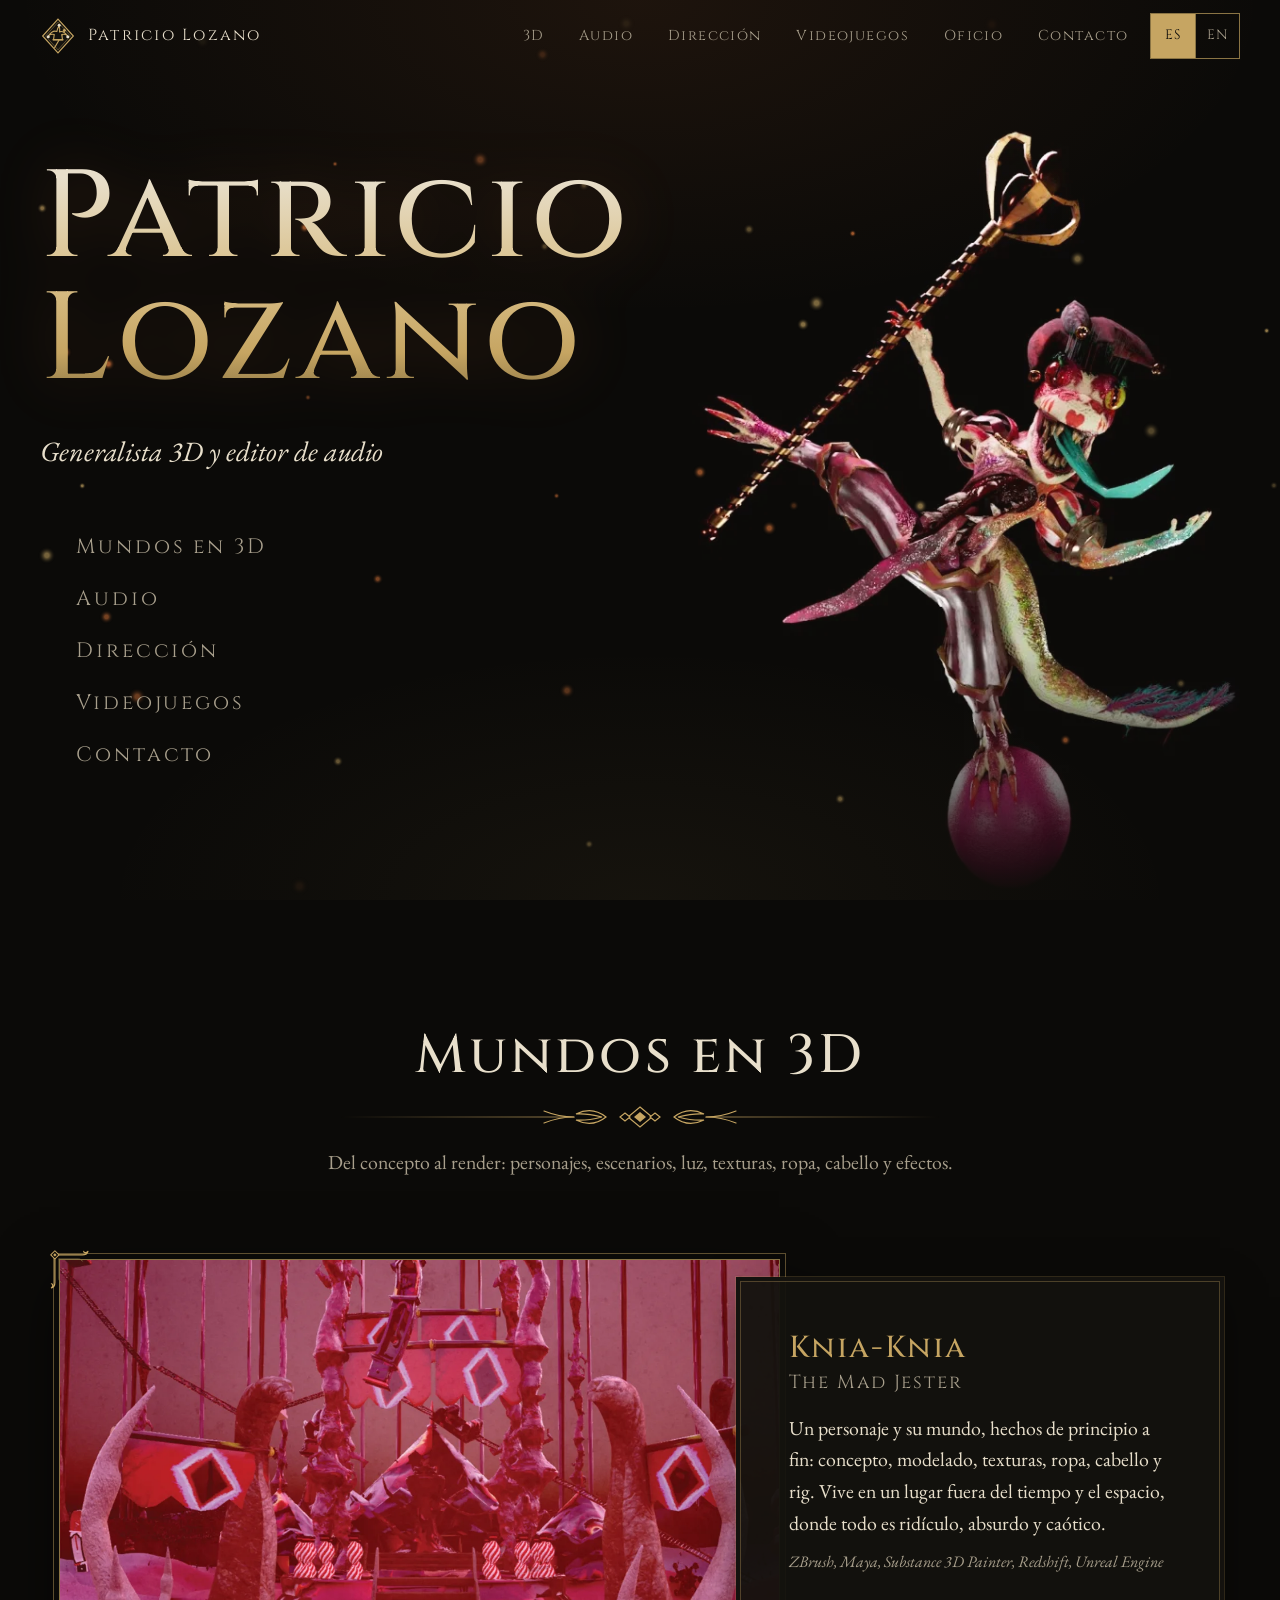
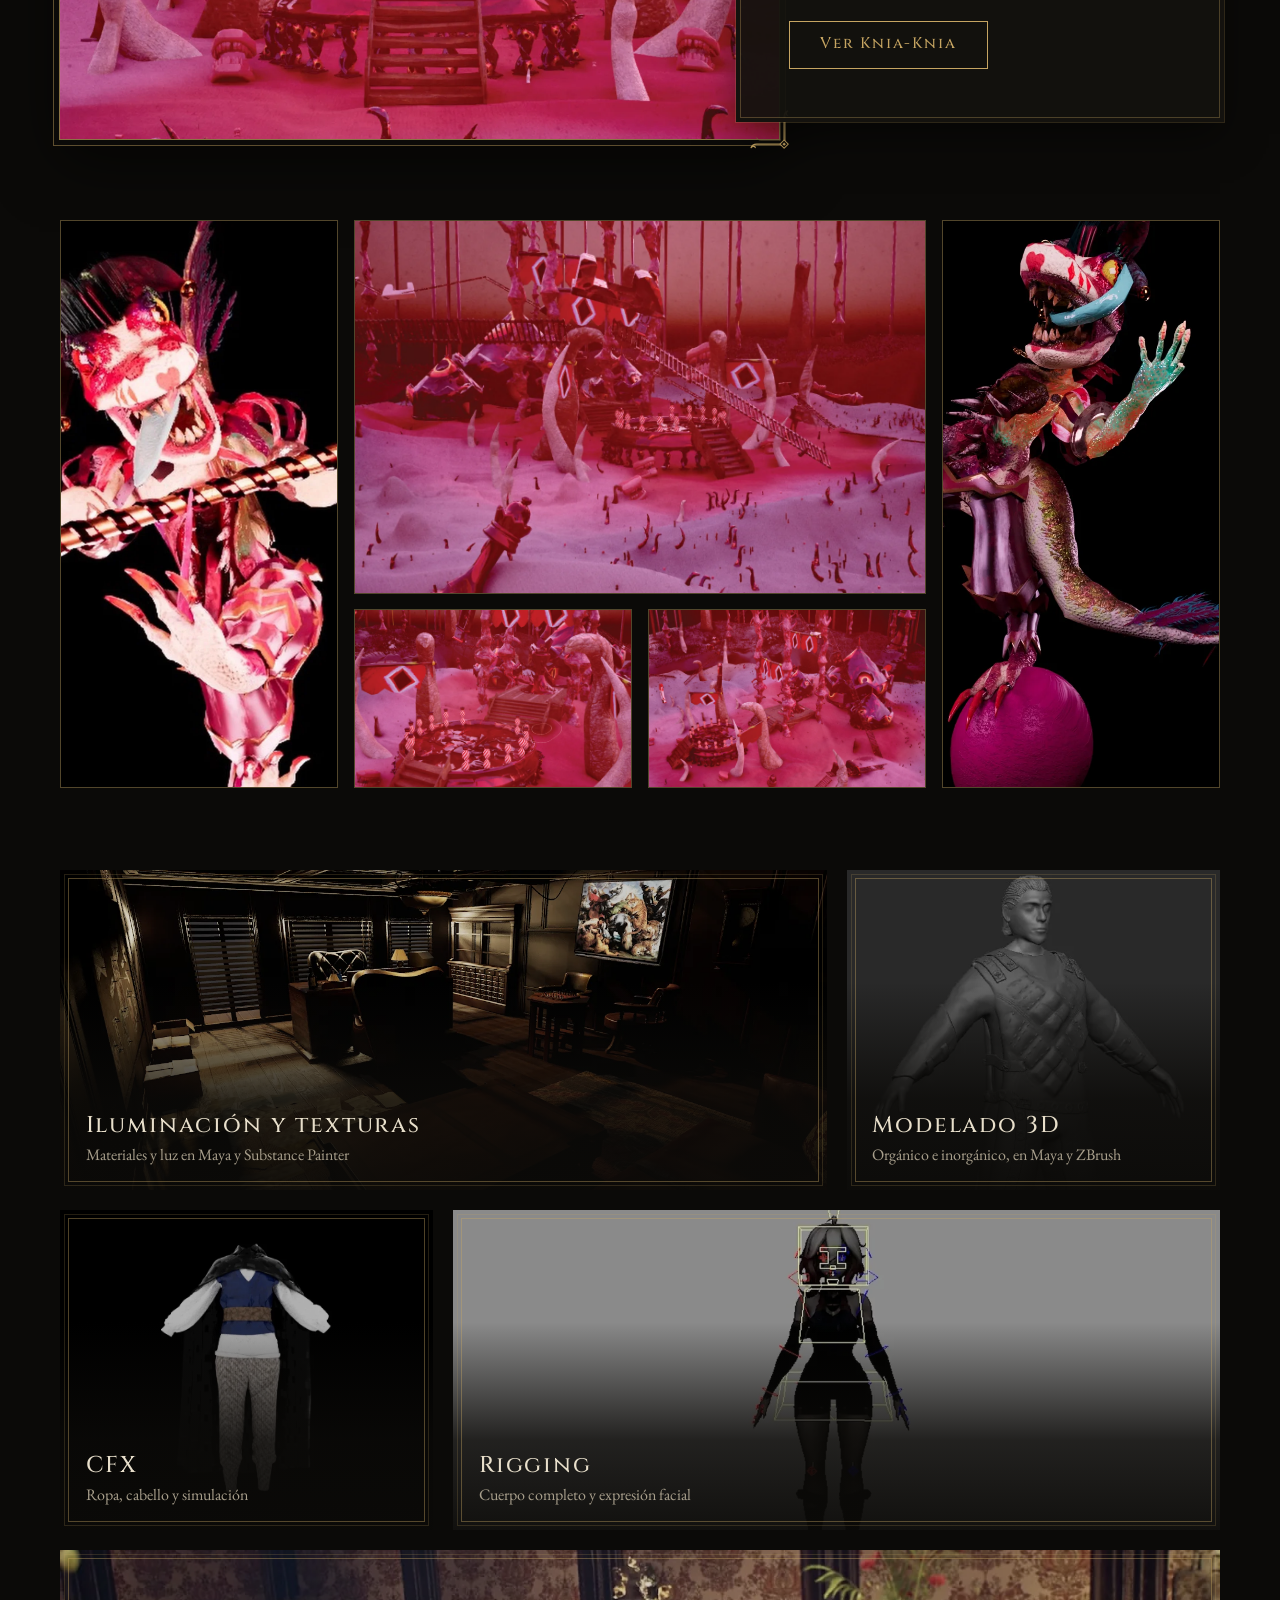
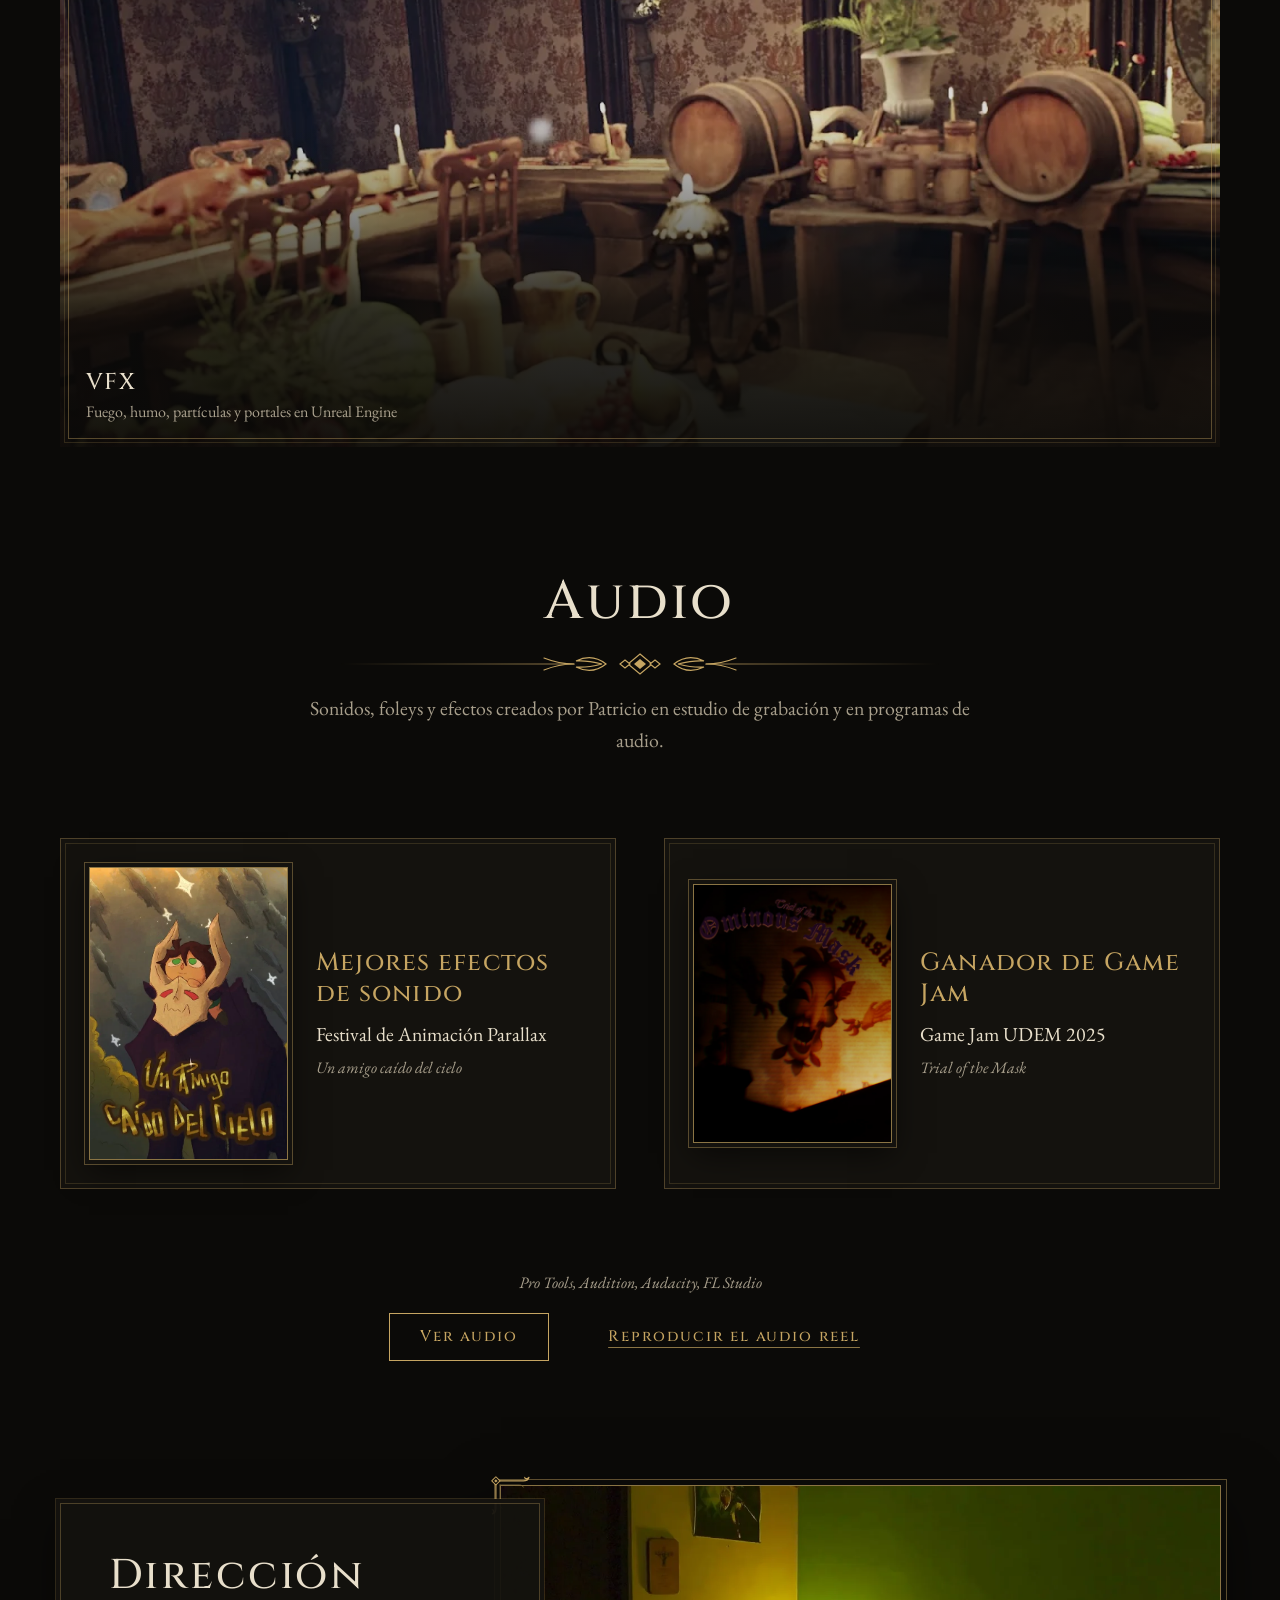
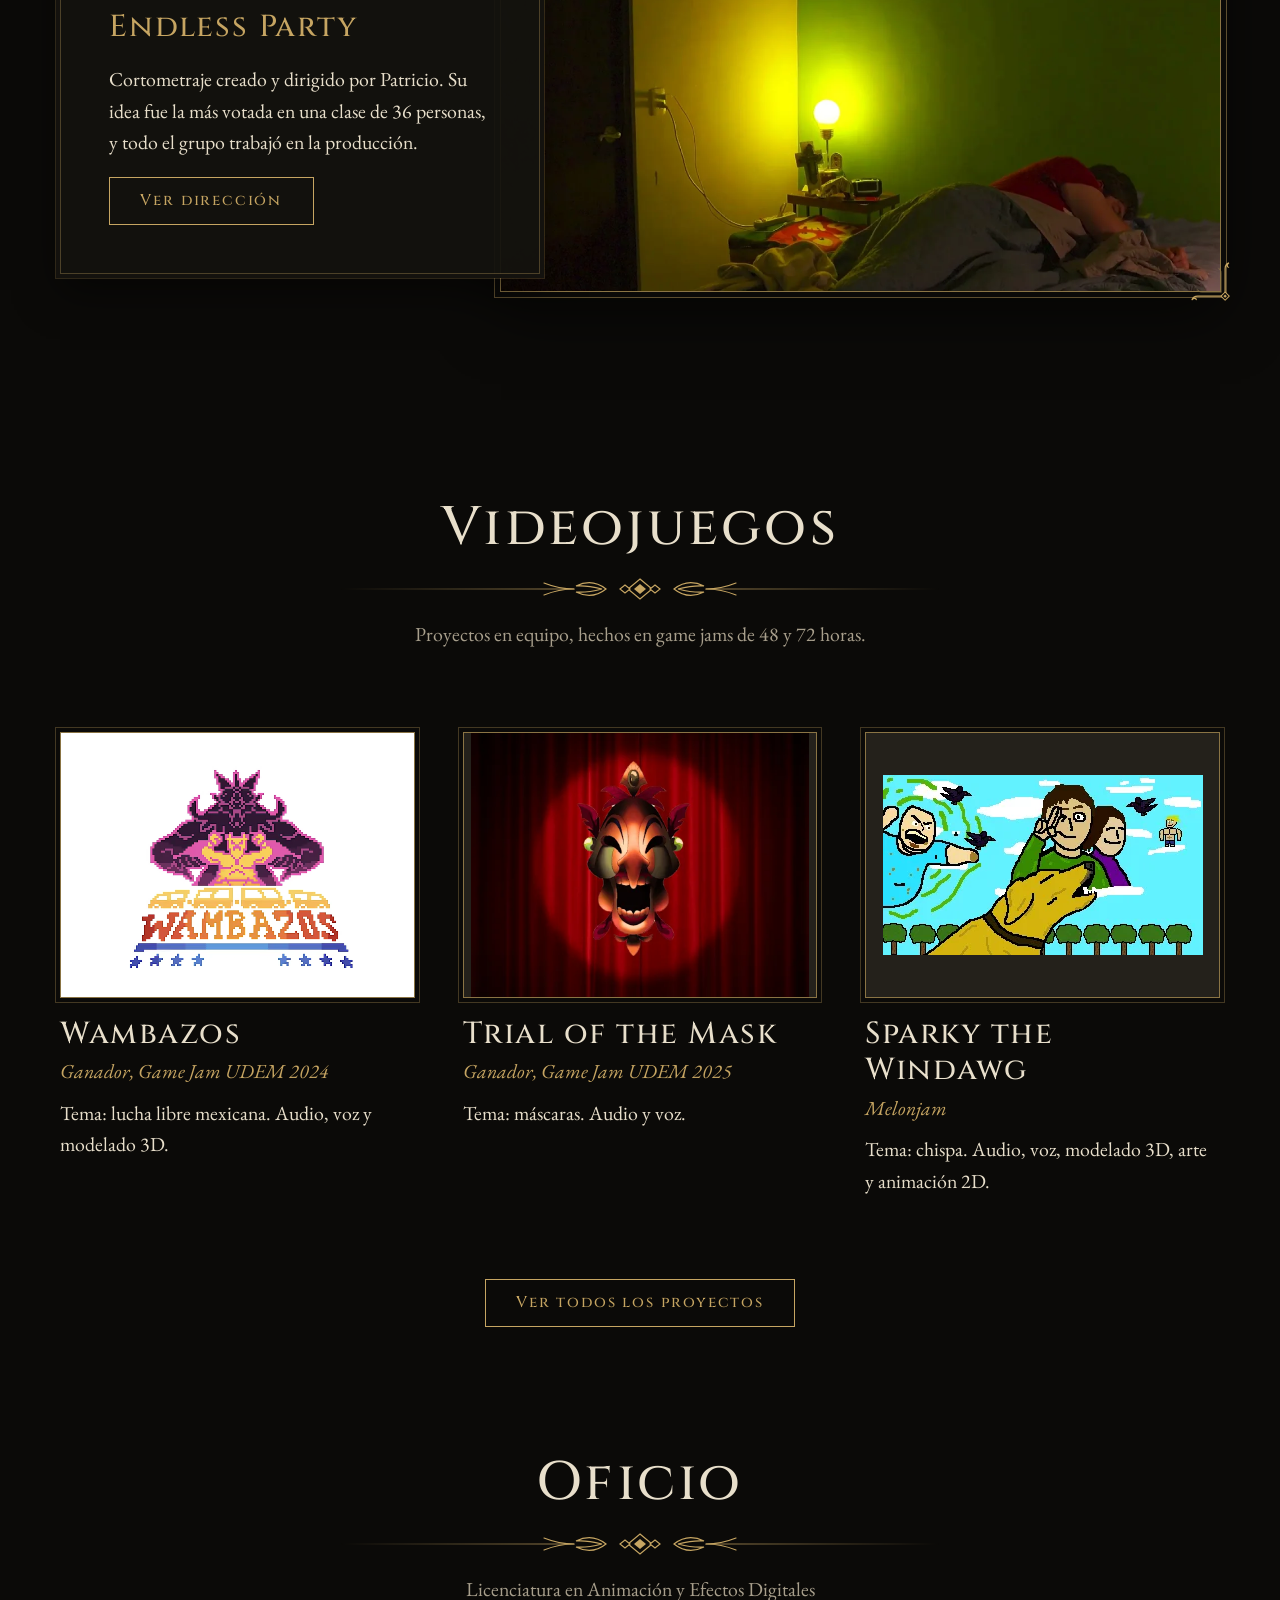
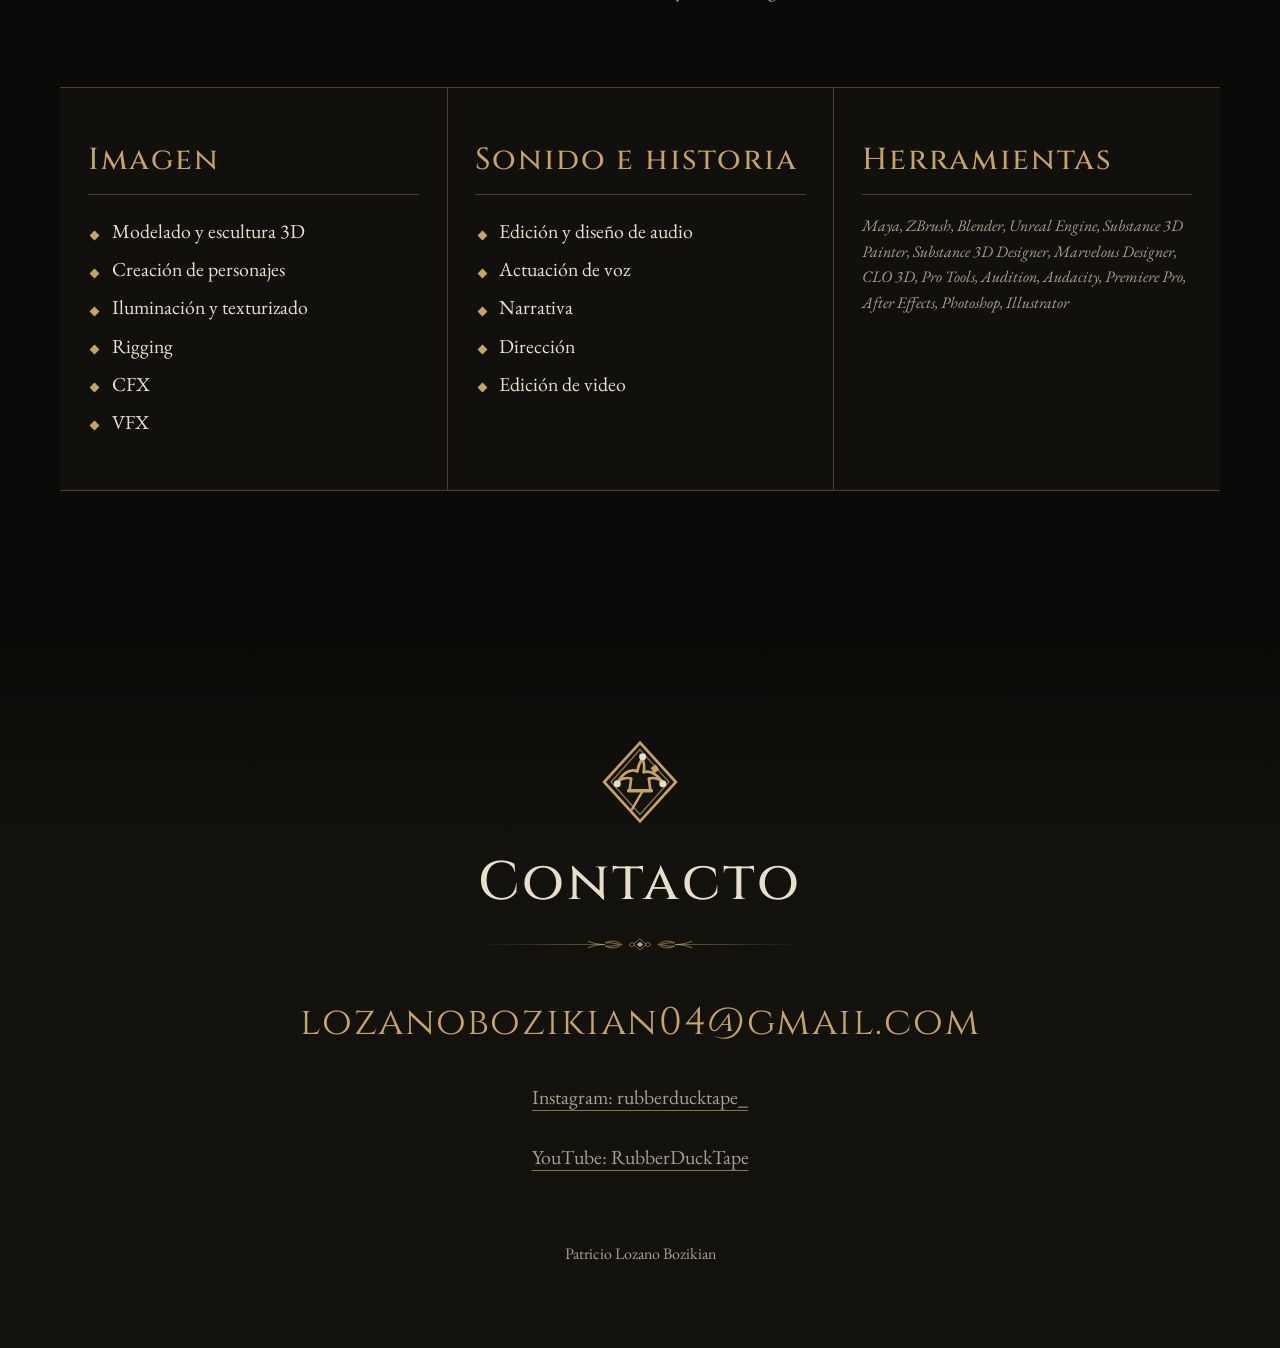
<file: index.html>
<!doctype html>
<html lang="es">
<head>
  <meta charset="utf-8">
  <meta name="viewport" content="width=device-width, initial-scale=1">
  <title>Patricio Lozano Bozikian | Portafolio</title>
  <meta name="description" content="Portafolio de Patricio Lozano Bozikian, generalista 3D y editor de audio.">
  <meta name="theme-color" content="#0b0a08">
  <link rel="icon" href="assets/svg/crest.svg" type="image/svg+xml">
  <link rel="preconnect" href="https://fonts.googleapis.com">
  <link rel="preconnect" href="https://fonts.gstatic.com" crossorigin>
  <link href="https://fonts.googleapis.com/css2?family=Cinzel:wght@400;500;600&family=EB+Garamond:ital,wght@0,400;0,500;1,400&display=swap" rel="stylesheet">
  <link rel="stylesheet" href="css/styles.css">
  <script src="js/i18n.js" defer></script>
  <script src="js/main.js" defer></script>
</head>
<body>
  <a class="skip-link" href="#contenido" data-i18n="skip">Saltar al contenido</a>
  <canvas class="embers" id="embers" aria-hidden="true"></canvas>

  <header class="nav" id="nav">
    <a class="nav__brand" href="index.html"><img src="assets/svg/crest.svg" alt="" width="36" height="36"><span>Patricio Lozano</span></a>
    <button class="nav__toggle" type="button" aria-expanded="false" aria-controls="nav-menu" data-i18n="nav.menu">Menú</button>
    <nav class="nav__menu" id="nav-menu" aria-label="Principal" data-i18n-attr="aria-label:nav.label">
      <a href="3d/index.html" data-i18n="nav.3d">3D</a>
      <a href="audio/index.html" data-i18n="nav.audio">Audio</a>
      <a href="direccion/index.html" data-i18n="nav.dir">Dirección</a>
      <a href="proyectos/index.html" data-i18n="nav.games">Videojuegos</a>
      <a href="oficio/index.html" data-i18n="nav.craft">Oficio</a>
      <a href="contacto/index.html" data-i18n="nav.contact">Contacto</a>
    </nav>
    <div class="lang" role="group" aria-label="Idioma" data-i18n-attr="aria-label:lang.label">
      <button type="button" data-lang="es" lang="es" aria-pressed="true">ES</button>
      <button type="button" data-lang="en" lang="en" aria-pressed="false">EN</button>
    </div>
  </header>

  <main id="contenido">
    <section class="hero" id="inicio">
      <div class="hero__text">
        <h1 class="hero__name"><span>Patricio</span> <span>Lozano</span></h1>
        <p class="hero__role" data-i18n="hero.role">Generalista 3D y editor de audio</p>
        <nav class="hero__menu" aria-label="Secciones" data-i18n-attr="aria-label:hero.menuLabel">
          <a href="3d/index.html" data-i18n="hero.m1">Mundos en 3D</a>
          <a href="audio/index.html" data-i18n="hero.m2">Audio</a>
          <a href="direccion/index.html" data-i18n="hero.m3">Dirección</a>
          <a href="proyectos/index.html" data-i18n="hero.m4">Videojuegos</a>
          <a href="contacto/index.html" data-i18n="hero.m5">Contacto</a>
        </nav>
      </div>
      <img class="hero__art" src="assets/img/hero-knia.webp" width="581" height="840" fetchpriority="high" alt="Knia-Knia, un gecko bufón en 3D, en equilibrio sobre una esfera con su cetro" data-i18n-attr="alt:hero.alt">
    </section>

    <section class="section" id="tres-d">
      <header class="section__head" data-reveal>
        <h2 data-i18n="d3.title">Mundos en 3D</h2>
        <p data-i18n="d3.intro">Del concepto al render: personajes, escenarios, luz, texturas, ropa, cabello y efectos.</p>
      </header>

      <article class="feature" data-reveal>
        <a class="feature__media" href="knia-knia/index.html" aria-label="Ver Knia-Knia" data-i18n-attr="aria-label:knia.cta">
          <img src="assets/img/knia-mundo-1.webp" width="1260" height="839" loading="lazy" alt="Escenario rojo de Knia-Knia: una tarima con estandartes de rombos entre colmillos gigantes" data-i18n-attr="alt:knia.alt1">
        </a>
        <div class="feature__body">
          <h3>Knia-Knia<br><small>The Mad Jester</small></h3>
          <p data-i18n="knia.text">Un personaje y su mundo, hechos de principio a fin: concepto, modelado, texturas, ropa, cabello y rig. Vive en un lugar fuera del tiempo y el espacio, donde todo es ridículo, absurdo y caótico.</p>
          <p class="tools">ZBrush, Maya, Substance 3D Painter, Redshift, Unreal Engine</p>
          <a class="btn" href="knia-knia/index.html" data-i18n="knia.cta">Ver Knia-Knia</a>
        </div>
      </article>

      <ul class="gallery" aria-label="Imágenes de Knia-Knia" data-i18n-attr="aria-label:knia.gallery" data-reveal>
        <li><button type="button" data-lightbox><img src="assets/img/knia-retrato.webp" width="1063" height="1538" loading="lazy" alt="Retrato de Knia-Knia con la lengua de fuera" data-i18n-attr="alt:knia.alt2"></button></li>
        <li><button type="button" data-lightbox><img src="assets/img/knia-mundo-2.webp" width="1237" height="901" loading="lazy" alt="Vista amplia del escenario de Knia-Knia" data-i18n-attr="alt:knia.alt3"></button></li>
        <li><button type="button" data-lightbox><img src="assets/img/knia-mundo-3.webp" width="1215" height="885" loading="lazy" alt="Foso circular en el escenario de Knia-Knia" data-i18n-attr="alt:knia.alt4"></button></li>
        <li><button type="button" data-lightbox><img src="assets/img/knia-saludo.webp" width="765" height="1107" loading="lazy" alt="Knia-Knia con la mano levantada" data-i18n-attr="alt:knia.alt5"></button></li>
        <li><button type="button" data-lightbox><img src="assets/img/knia-mundo-5.webp" width="1255" height="869" loading="lazy" alt="Tiendas y columnas en el escenario de Knia-Knia" data-i18n-attr="alt:knia.alt6"></button></li>
      </ul>

      <ul class="gates">
        <li class="gate gate--wide" data-reveal><a href="iluminacion-y-texturas/index.html">
          <img src="assets/img/luz-oficina.webp" width="1280" height="719" loading="lazy" alt="Oficina oscura iluminada por persianas" data-i18n-attr="alt:light.alt">
          <span class="gate__label"><strong data-i18n="light.title">Iluminación y texturas</strong><span data-i18n="light.text">Materiales y luz en Maya y Substance Painter</span></span></a></li>
        <li class="gate" data-reveal><a href="modelado-3d/index.html">
          <img src="assets/img/modelado.webp" width="552" height="796" loading="lazy" alt="Escultura de un personaje con ropa" data-i18n-attr="alt:model.alt">
          <span class="gate__label"><strong data-i18n="model.title">Modelado 3D</strong><span data-i18n="model.text">Orgánico e inorgánico, en Maya y ZBrush</span></span></a></li>
        <li class="gate" data-reveal><a href="cfx/index.html">
          <img src="assets/img/cfx-traje.webp" width="409" height="764" loading="lazy" alt="Traje con chaleco azul y capa negra" data-i18n-attr="alt:cfx.alt">
          <span class="gate__label"><strong>CFX</strong><span data-i18n="cfx.text">Ropa, cabello y simulación</span></span></a></li>
        <li class="gate" data-reveal><a href="rigging/index.html">
          <img src="assets/img/rigging.webp" width="1280" height="620" loading="lazy" alt="Personaje 3D con controles de rig" data-i18n-attr="alt:rig.alt">
          <span class="gate__label"><strong>Rigging</strong><span data-i18n="rig.text">Cuerpo completo y expresión facial</span></span></a></li>
        <li class="gate gate--wide" data-reveal><a href="vfx/index.html">
          <img src="assets/img/vfx.webp" width="1280" height="720" loading="lazy" alt="Banquete con frutas, barriles y velas en Unreal Engine" data-i18n-attr="alt:vfx.alt">
          <span class="gate__label"><strong>VFX</strong><span data-i18n="vfx.text">Fuego, humo, partículas y portales en Unreal Engine</span></span></a></li>
      </ul>
    </section>

    <section class="section section--audio" id="audio">
      <header class="section__head" data-reveal>
        <h2 data-i18n="audio.title">Audio</h2>
        <p data-i18n="audio.intro">Sonidos, foleys y efectos creados por Patricio en estudio de grabación y en programas de audio.</p>
      </header>
      <div class="honors">
        <article class="honor" data-reveal>
          <button type="button" data-lightbox><img src="assets/img/audio-amigo.webp" width="543" height="800" loading="lazy" alt="Cartel de Un amigo caído del cielo" data-i18n-attr="alt:audio.alt1"></button>
          <div><h3 data-i18n="audio.h1">Mejores efectos de sonido</h3><p data-i18n="audio.t1">Festival de Animación Parallax</p><p class="tools">Un amigo caído del cielo</p></div>
        </article>
        <article class="honor" data-reveal>
          <button type="button" data-lightbox><img src="assets/img/audio-mask.webp" width="831" height="1080" loading="lazy" alt="Pantalla de título de Trial of the Mask" data-i18n-attr="alt:audio.alt2"></button>
          <div><h3 data-i18n="audio.h2">Ganador de Game Jam</h3><p>Game Jam UDEM 2025</p><p class="tools">Trial of the Mask</p></div>
        </article>
      </div>
      <div class="section__foot" data-reveal>
        <p class="tools">Pro Tools, Audition, Audacity, FL Studio</p>
        <a class="btn" href="audio/index.html" data-i18n="audio.cta">Ver audio</a>
        <a class="btn btn--quiet" href="https://drive.google.com/file/d/1i__jCzZYMirsX0-vvZ7UQuhO5vnvlzUY/view" target="_blank" rel="noopener" data-i18n="audio.reel">Reproducir el audio reel</a>
      </div>
    </section>

    <section class="section" id="direccion">
      <article class="feature feature--flip" data-reveal>
        <a class="feature__media" href="direccion/index.html" aria-label="Ver dirección" data-i18n-attr="aria-label:dir.cta">
          <img src="assets/img/endless-party.webp" width="1280" height="720" loading="lazy" alt="Fotograma de Endless Party: una persona dormida junto a una lámpara" data-i18n-attr="alt:dir.alt">
        </a>
        <div class="feature__body">
          <h2 data-i18n="dir.title">Dirección</h2>
          <h3>Endless Party</h3>
          <p data-i18n="dir.text">Cortometraje creado y dirigido por Patricio. Su idea fue la más votada en una clase de 36 personas, y todo el grupo trabajó en la producción.</p>
          <a class="btn" href="direccion/index.html" data-i18n="dir.cta">Ver dirección</a>
        </div>
      </article>
    </section>

    <section class="section" id="juegos">
      <header class="section__head" data-reveal>
        <h2 data-i18n="games.title">Videojuegos</h2>
        <p data-i18n="games.intro">Proyectos en equipo, hechos en game jams de 48 y 72 horas.</p>
      </header>
      <ul class="games">
        <li class="game" data-reveal>
          <a class="game__media" href="https://eardum.itch.io/wambazos" target="_blank" rel="noopener"><img src="assets/img/juego-wambazos.webp" width="512" height="512" loading="lazy" alt="Logo de Wambazos" data-i18n-attr="alt:game1.alt"></a>
          <h3>Wambazos</h3>
          <p class="game__award" data-i18n="game1.award">Ganador, Game Jam UDEM 2024</p>
          <p data-i18n="game1.text">Tema: lucha libre mexicana. Audio, voz y modelado 3D.</p>
        </li>
        <li class="game" data-reveal>
          <a class="game__media" href="https://eardum.itch.io/ominous-mask" target="_blank" rel="noopener"><img src="assets/img/juego-mask.webp" width="512" height="399" loading="lazy" alt="Máscara de Trial of the Mask" data-i18n-attr="alt:game2.alt"></a>
          <h3>Trial of the Mask</h3>
          <p class="game__award" data-i18n="game2.award">Ganador, Game Jam UDEM 2025</p>
          <p data-i18n="game2.text">Tema: máscaras. Audio y voz.</p>
        </li>
        <li class="game" data-reveal>
          <a class="game__media" href="https://tamgom9267.itch.io/wingdawg" target="_blank" rel="noopener"><img src="assets/img/juego-sparky.webp" width="320" height="180" loading="lazy" alt="Portada de Sparky the Windawg" data-i18n-attr="alt:game3.alt"></a>
          <h3>Sparky the Windawg</h3>
          <p class="game__award">Melonjam</p>
          <p data-i18n="game3.text">Tema: chispa. Audio, voz, modelado 3D, arte y animación 2D.</p>
        </li>
      </ul>
      <div class="section__foot" data-reveal><a class="btn" href="proyectos/index.html" data-i18n="games.cta">Ver todos los proyectos</a></div>
    </section>

    <section class="section section--craft" id="oficio">
      <header class="section__head" data-reveal>
        <h2 data-i18n="craft.title">Oficio</h2>
        <p data-i18n="craft.intro">Licenciatura en Animación y Efectos Digitales</p>
      </header>
      <div class="sheet" data-reveal>
        <div><h3 data-i18n="craft.c1">Imagen</h3><ul><li data-i18n="craft.s1">Modelado y escultura 3D</li><li data-i18n="craft.s2">Creación de personajes</li><li data-i18n="craft.s3">Iluminación y texturizado</li><li>Rigging</li><li>CFX</li><li>VFX</li></ul></div>
        <div><h3 data-i18n="craft.c2">Sonido e historia</h3><ul><li data-i18n="craft.s4">Edición y diseño de audio</li><li data-i18n="craft.s5">Actuación de voz</li><li data-i18n="craft.s6">Narrativa</li><li data-i18n="craft.s7">Dirección</li><li data-i18n="craft.s8">Edición de video</li></ul></div>
        <div><h3 data-i18n="craft.c3">Herramientas</h3><p class="tools">Maya, ZBrush, Blender, Unreal Engine, Substance 3D Painter, Substance 3D Designer, Marvelous Designer, CLO 3D, Pro Tools, Audition, Audacity, Premiere Pro, After Effects, Photoshop, Illustrator</p></div>
      </div>
    </section>
  </main>

  <footer class="footer" id="contacto">
    <img class="footer__crest" src="assets/svg/crest.svg" alt="" width="96" height="96" loading="lazy">
    <h2 data-i18n="contact.title">Contacto</h2>
    <a class="footer__mail" href="mailto:lozanobozikian04@gmail.com">lozanobozikian04@gmail.com</a>
    <p><a href="https://www.instagram.com/rubberducktape_/" target="_blank" rel="noopener">Instagram: rubberducktape_</a></p>
    <p><a href="https://www.youtube.com/@RubberDuckTape" target="_blank" rel="noopener">YouTube: RubberDuckTape</a></p>
    <p class="footer__legal">Patricio Lozano Bozikian</p>
  </footer>

  <dialog class="lightbox" id="lightbox" aria-label="Imagen ampliada" data-i18n-attr="aria-label:lightbox.label">
    <img alt="">
    <button type="button" class="lightbox__close" data-i18n="lightbox.close">Cerrar</button>
  </dialog>
</body>
</html>
</file>
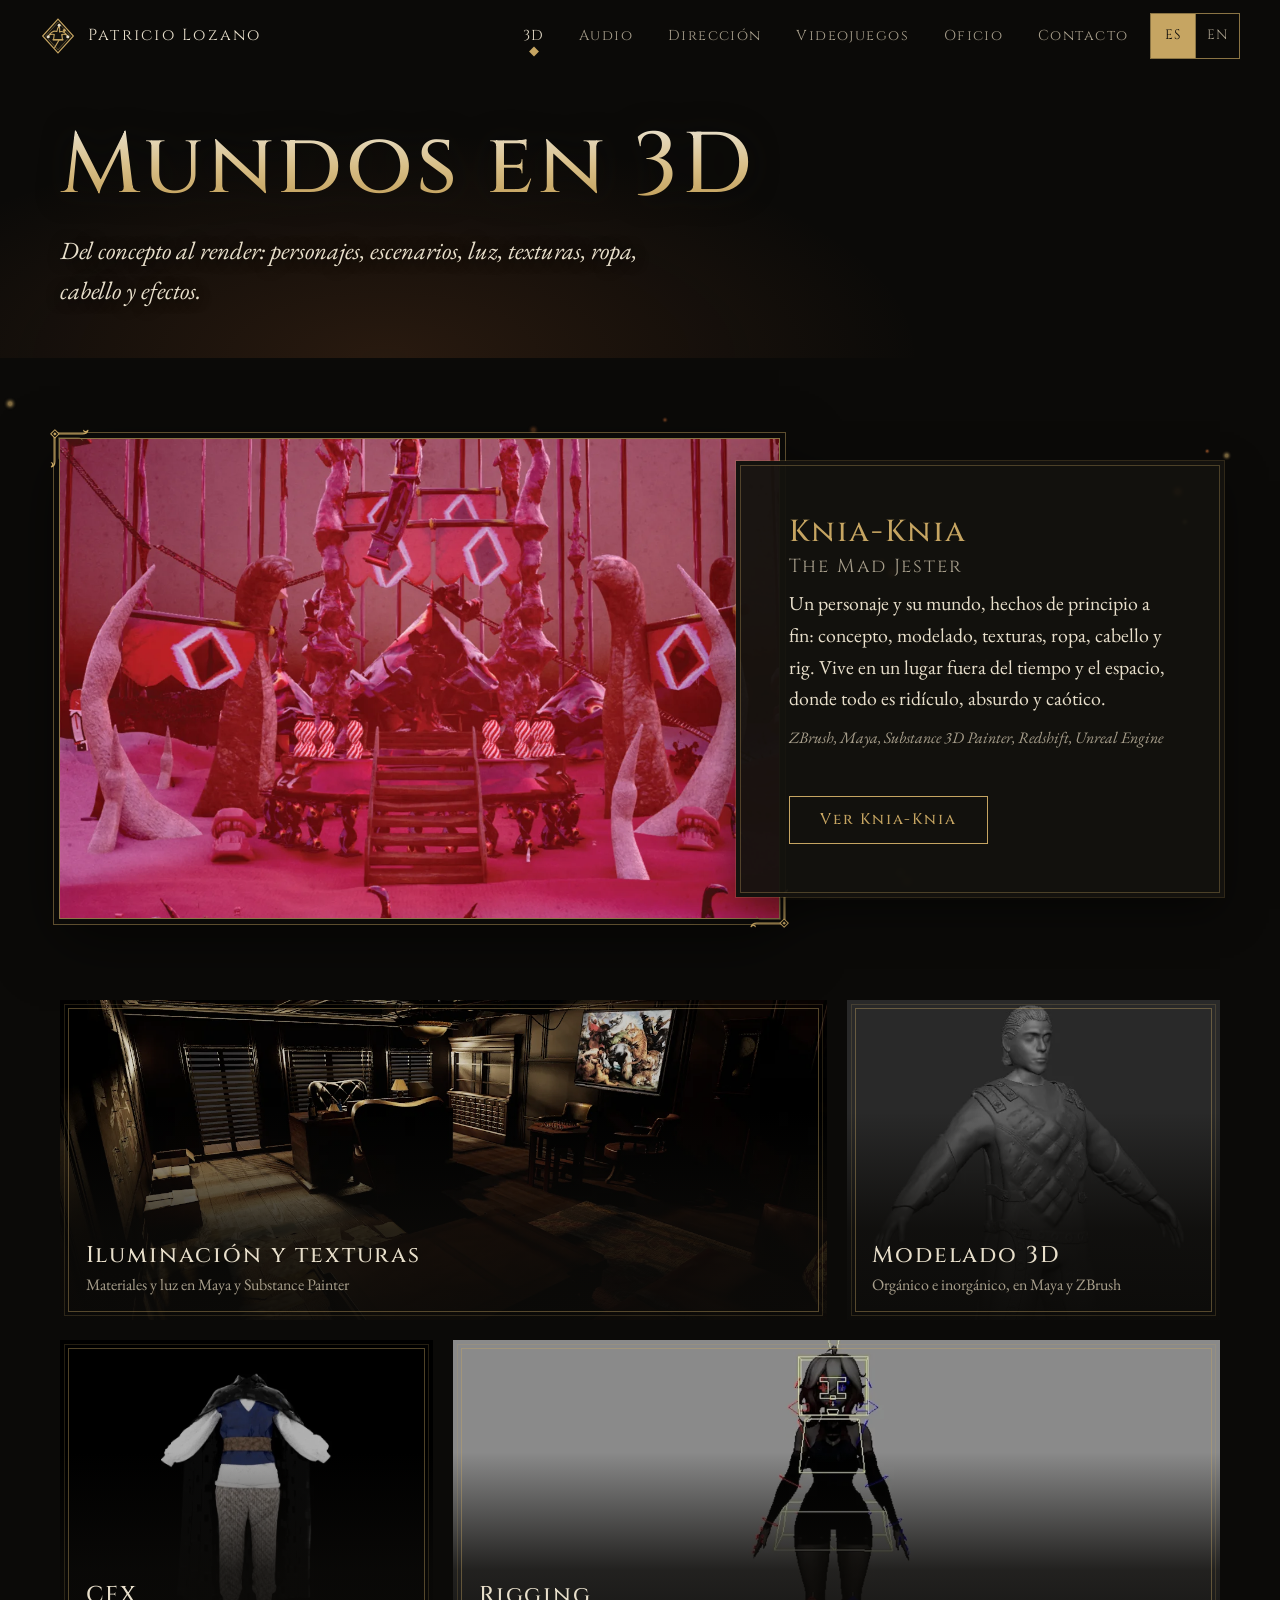
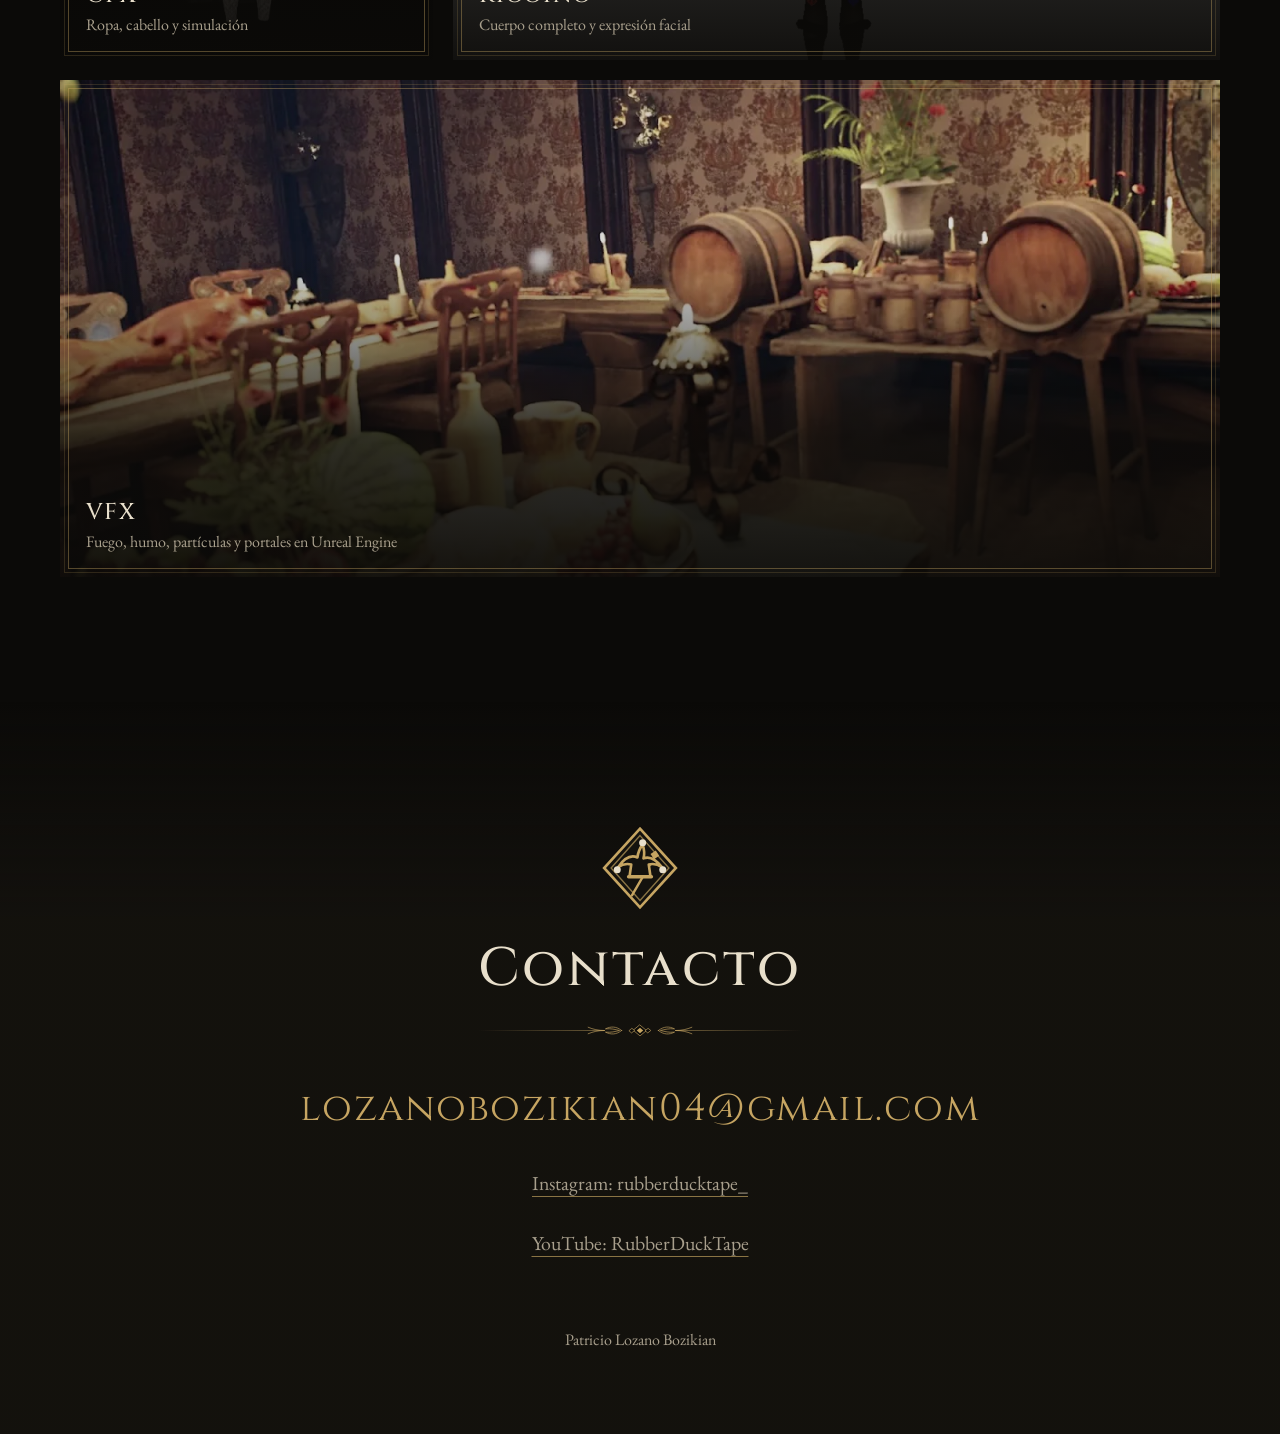
<file: 3d/index.html>
<!doctype html>
<html lang="es">
<head>
  <meta charset="utf-8">
  <meta name="viewport" content="width=device-width, initial-scale=1">
  <title>Mundos en 3D | Patricio Lozano</title>
  <meta name="description" content="Personajes, escenarios, luz, texturas, ropa, cabello y efectos en 3D de Patricio Lozano.">
  <meta name="theme-color" content="#0b0a08">
  <link rel="icon" href="../assets/svg/crest.svg" type="image/svg+xml">
  <link rel="preconnect" href="https://fonts.googleapis.com">
  <link rel="preconnect" href="https://fonts.gstatic.com" crossorigin>
  <link href="https://fonts.googleapis.com/css2?family=Cinzel:wght@400;500;600&family=EB+Garamond:ital,wght@0,400;0,500;1,400&display=swap" rel="stylesheet">
  <link rel="stylesheet" href="../css/styles.css">
  <link rel="stylesheet" href="../css/pages.css">
  <script src="i18n.js" defer></script>
  <script src="../js/i18n.js" defer></script>
  <script src="../js/main.js" defer></script>
</head>
<body>
  <a class="skip-link" href="#contenido" data-i18n="skip">Saltar al contenido</a>
  <canvas class="embers" id="embers" aria-hidden="true"></canvas>

  <header class="nav" id="nav">
    <a class="nav__brand" href="../index.html"><img src="../assets/svg/crest.svg" alt="" width="36" height="36"><span>Patricio Lozano</span></a>
    <button class="nav__toggle" type="button" aria-expanded="false" aria-controls="nav-menu" data-i18n="nav.menu">Menú</button>
    <nav class="nav__menu" id="nav-menu" aria-label="Principal" data-i18n-attr="aria-label:nav.label">
      <a href="../3d/index.html" aria-current="page" data-i18n="nav.3d">3D</a>
      <a href="../audio/index.html" data-i18n="nav.audio">Audio</a>
      <a href="../direccion/index.html" data-i18n="nav.dir">Dirección</a>
      <a href="../proyectos/index.html" data-i18n="nav.games">Videojuegos</a>
      <a href="../oficio/index.html" data-i18n="nav.craft">Oficio</a>
      <a href="../contacto/index.html" data-i18n="nav.contact">Contacto</a>
    </nav>
    <div class="lang" role="group" aria-label="Idioma" data-i18n-attr="aria-label:lang.label">
      <button type="button" data-lang="es" lang="es" aria-pressed="true">ES</button>
      <button type="button" data-lang="en" lang="en" aria-pressed="false">EN</button>
    </div>
  </header>

  <main class="page" id="contenido">
    <header class="page-head page-head--plain">
      <div class="page-head__text"><h1 data-i18n="d3.title">Mundos en 3D</h1><p class="page-head__lead" data-i18n="d3.intro">Del concepto al render: personajes, escenarios, luz, texturas, ropa, cabello y efectos.</p></div>
    </header>
    <section class="block">
      <article class="feature" data-reveal>
        <a class="feature__media" href="../knia-knia/index.html" aria-label="Ver Knia-Knia" data-i18n-attr="aria-label:knia.cta">
          <img src="../assets/img/knia-mundo-1.webp" width="1260" height="839" loading="lazy" alt="Escenario rojo de Knia-Knia: una tarima con estandartes de rombos entre colmillos gigantes" data-i18n-attr="alt:knia.alt1">
        </a>
        <div class="feature__body">
          <h2 class="feature__name">Knia-Knia<br><small>The Mad Jester</small></h2>
          <p data-i18n="knia.text">Un personaje y su mundo, hechos de principio a fin: concepto, modelado, texturas, ropa, cabello y rig. Vive en un lugar fuera del tiempo y el espacio, donde todo es ridículo, absurdo y caótico.</p>
          <p class="tools">ZBrush, Maya, Substance 3D Painter, Redshift, Unreal Engine</p>
          <a class="btn" href="../knia-knia/index.html" data-i18n="knia.cta">Ver Knia-Knia</a>
        </div>
      </article>
      <ul class="gates">
        <li class="gate gate--wide" data-reveal><a href="../iluminacion-y-texturas/index.html">
          <img src="../assets/img/luz-oficina.webp" width="1280" height="719" loading="lazy" alt="Oficina oscura iluminada por persianas" data-i18n-attr="alt:light.alt">
          <span class="gate__label"><strong data-i18n="light.title">Iluminación y texturas</strong><span data-i18n="light.text">Materiales y luz en Maya y Substance Painter</span></span></a></li>
        <li class="gate" data-reveal><a href="../modelado-3d/index.html">
          <img src="../assets/img/modelado.webp" width="552" height="796" loading="lazy" alt="Escultura de un personaje con ropa" data-i18n-attr="alt:model.alt">
          <span class="gate__label"><strong data-i18n="model.title">Modelado 3D</strong><span data-i18n="model.text">Orgánico e inorgánico, en Maya y ZBrush</span></span></a></li>
        <li class="gate" data-reveal><a href="../cfx/index.html">
          <img src="../assets/img/cfx-traje.webp" width="409" height="764" loading="lazy" alt="Traje con chaleco azul y capa negra" data-i18n-attr="alt:cfx.alt">
          <span class="gate__label"><strong>CFX</strong><span data-i18n="cfx.text">Ropa, cabello y simulación</span></span></a></li>
        <li class="gate" data-reveal><a href="../rigging/index.html">
          <img src="../assets/img/rigging.webp" width="1280" height="620" loading="lazy" alt="Personaje 3D con controles de rig" data-i18n-attr="alt:rig.alt">
          <span class="gate__label"><strong>Rigging</strong><span data-i18n="rig.text">Cuerpo completo y expresión facial</span></span></a></li>
        <li class="gate gate--wide" data-reveal><a href="../vfx/index.html">
          <img src="../assets/img/vfx.webp" width="1280" height="720" loading="lazy" alt="Banquete con frutas, barriles y velas en Unreal Engine" data-i18n-attr="alt:vfx.alt">
          <span class="gate__label"><strong>VFX</strong><span data-i18n="vfx.text">Fuego, humo, partículas y portales en Unreal Engine</span></span></a></li>
      </ul>
    </section>
  </main>

  <footer class="footer" id="contacto">
    <img class="footer__crest" src="../assets/svg/crest.svg" alt="" width="96" height="96" loading="lazy">
    <h2 data-i18n="contact.title">Contacto</h2>
    <a class="footer__mail" href="mailto:lozanobozikian04@gmail.com">lozanobozikian04@gmail.com</a>
    <p><a href="https://www.instagram.com/rubberducktape_/" target="_blank" rel="noopener">Instagram: rubberducktape_</a></p>
    <p><a href="https://www.youtube.com/@RubberDuckTape" target="_blank" rel="noopener">YouTube: RubberDuckTape</a></p>
    <p class="footer__legal">Patricio Lozano Bozikian</p>
  </footer>

  <dialog class="lightbox" id="lightbox" aria-label="Imagen ampliada" data-i18n-attr="aria-label:lightbox.label">
    <img alt="">
    <button type="button" class="lightbox__close" data-i18n="lightbox.close">Cerrar</button>
  </dialog>
</body>
</html>
</file>
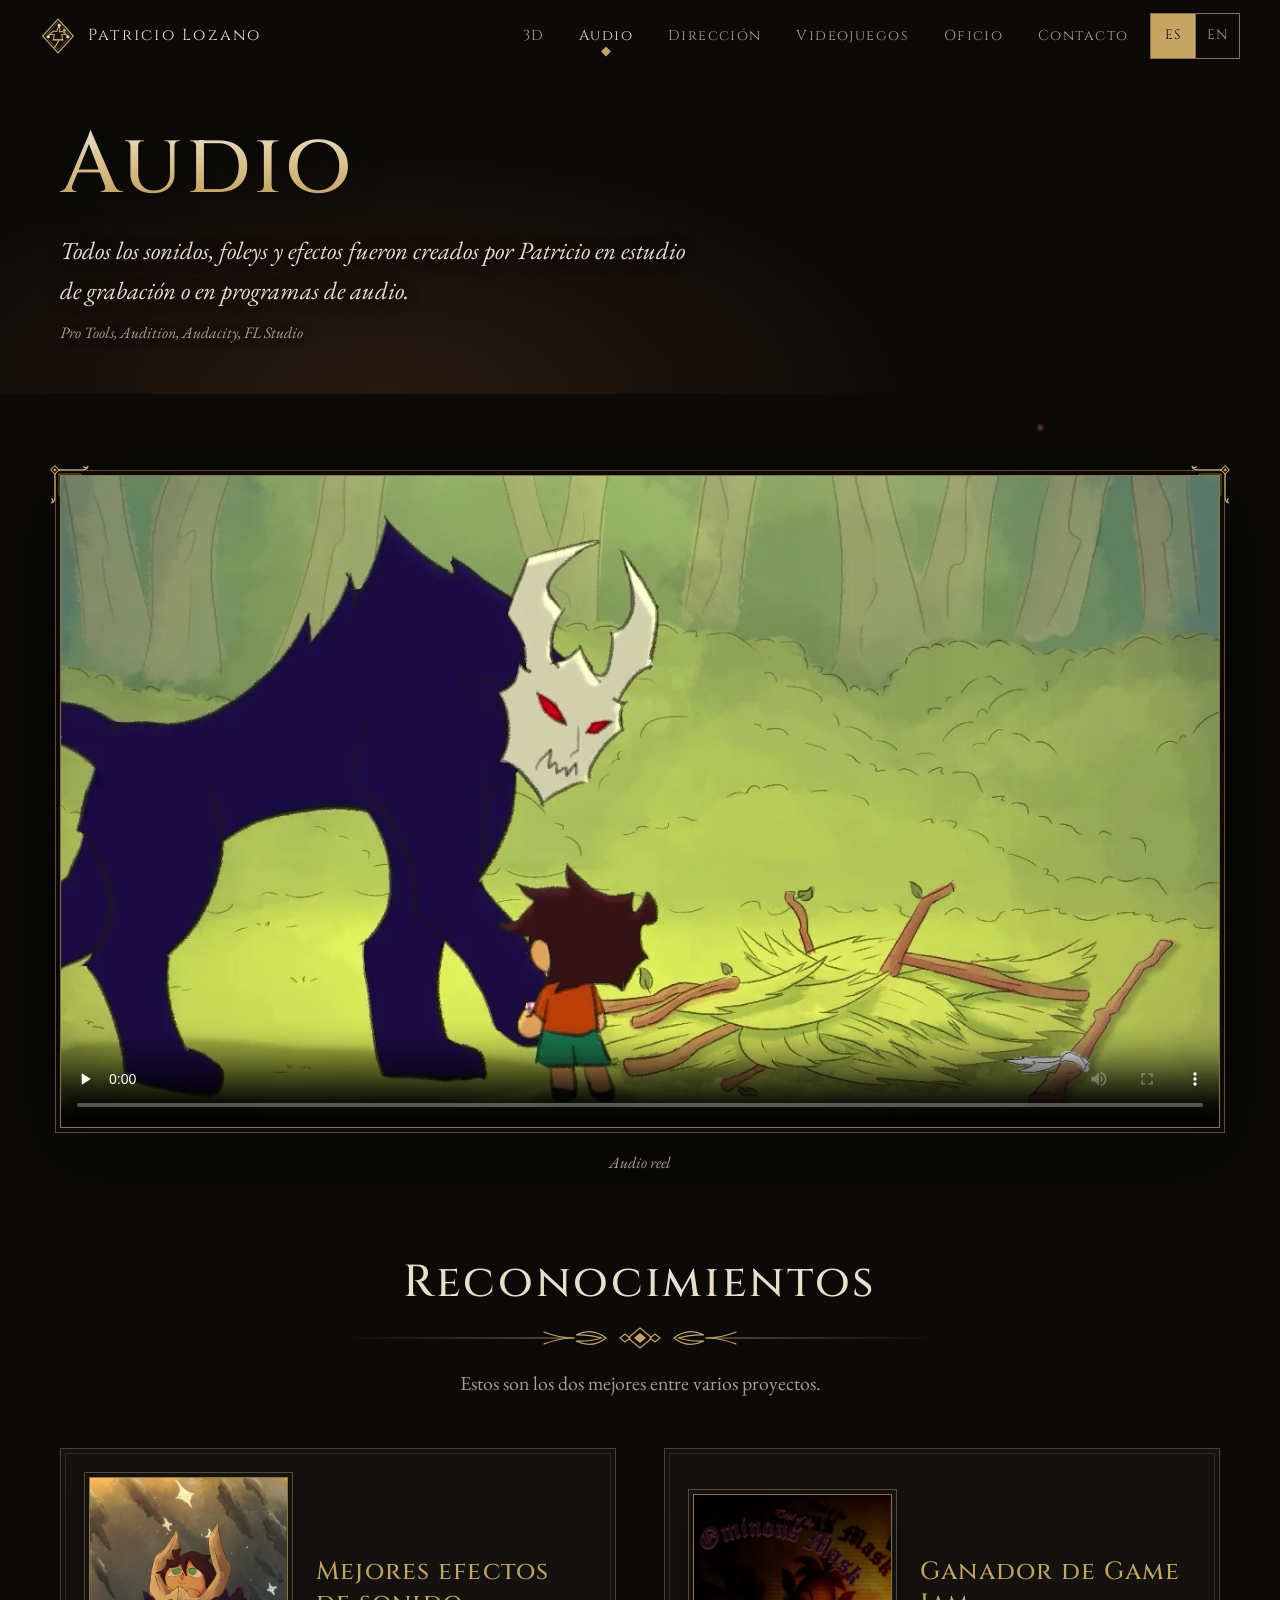
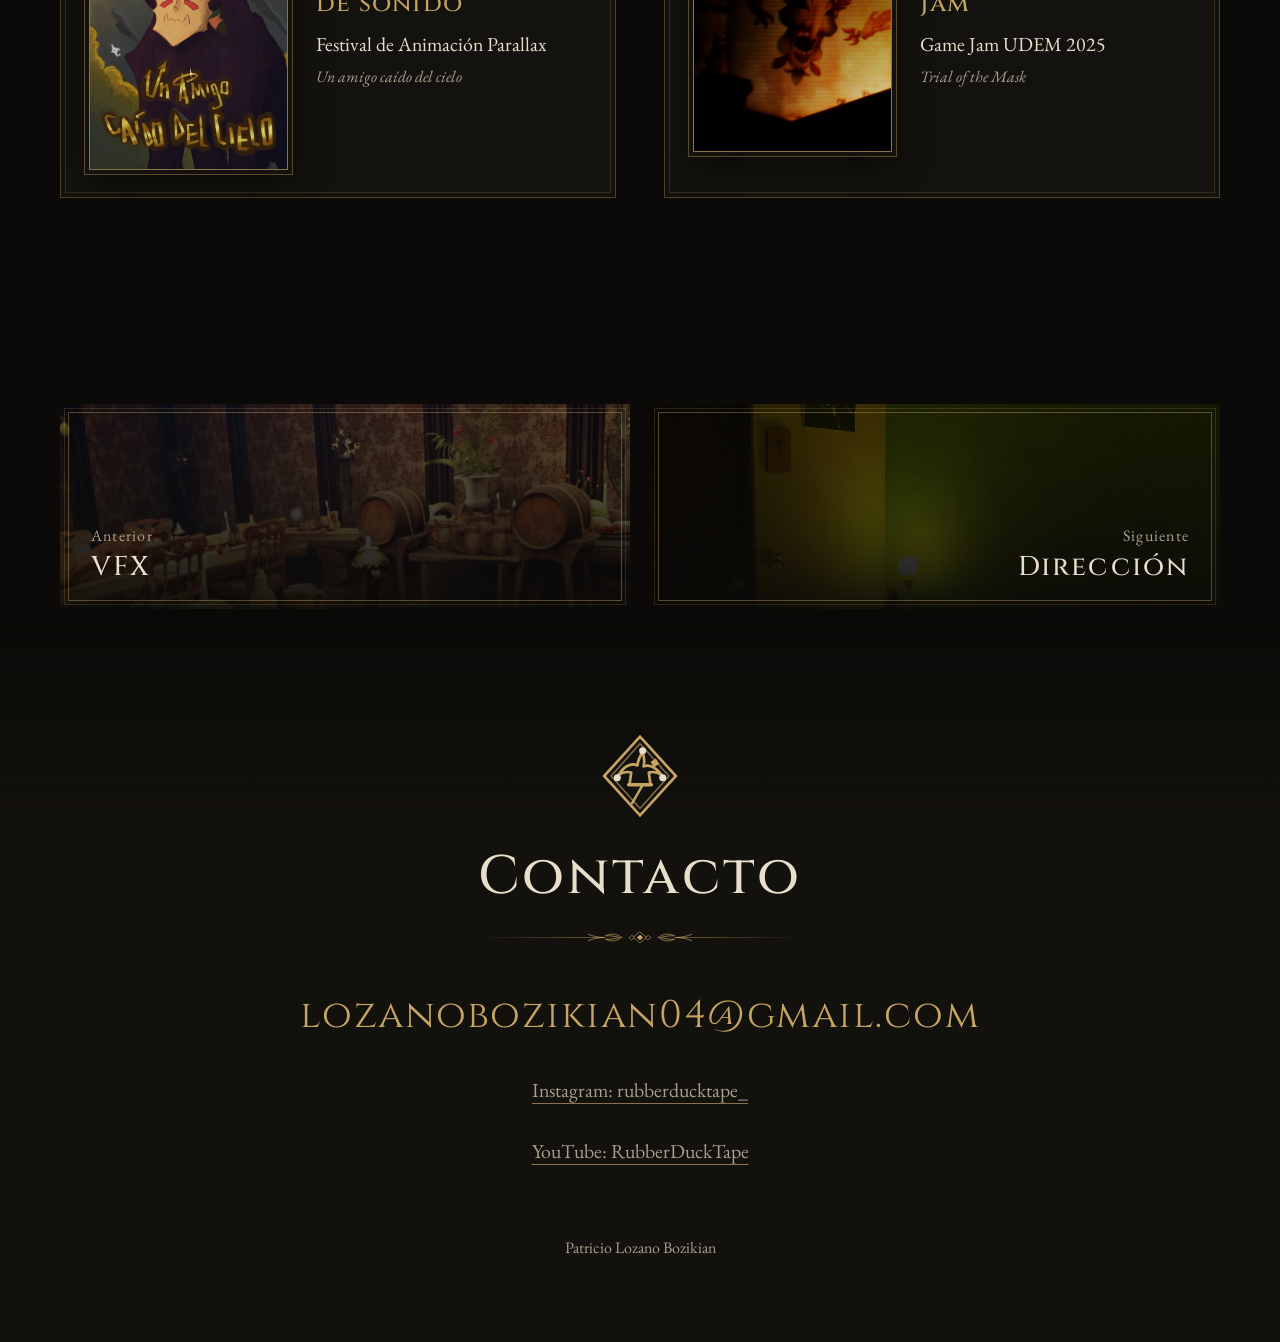
<file: audio/index.html>
<!doctype html>
<html lang="es">
<head>
  <meta charset="utf-8">
  <meta name="viewport" content="width=device-width, initial-scale=1">
  <title>Audio | Patricio Lozano</title>
  <meta name="description" content="Audio de Patricio Lozano: sonidos, foleys y efectos, con audio reel y reconocimientos.">
  <meta name="theme-color" content="#0b0a08">
  <link rel="icon" href="../assets/svg/crest.svg" type="image/svg+xml">
  <link rel="preconnect" href="https://fonts.googleapis.com">
  <link rel="preconnect" href="https://fonts.gstatic.com" crossorigin>
  <link href="https://fonts.googleapis.com/css2?family=Cinzel:wght@400;500;600&family=EB+Garamond:ital,wght@0,400;0,500;1,400&display=swap" rel="stylesheet">
  <link rel="stylesheet" href="../css/styles.css">
  <link rel="stylesheet" href="../css/pages.css">
  <script src="i18n.js" defer></script>
  <script src="../js/i18n.js" defer></script>
  <script src="../js/main.js" defer></script>
</head>
<body>
  <a class="skip-link" href="#contenido" data-i18n="skip">Saltar al contenido</a>
  <canvas class="embers" id="embers" aria-hidden="true"></canvas>

  <header class="nav" id="nav">
    <a class="nav__brand" href="../index.html"><img src="../assets/svg/crest.svg" alt="" width="36" height="36"><span>Patricio Lozano</span></a>
    <button class="nav__toggle" type="button" aria-expanded="false" aria-controls="nav-menu" data-i18n="nav.menu">Menú</button>
    <nav class="nav__menu" id="nav-menu" aria-label="Principal" data-i18n-attr="aria-label:nav.label">
      <a href="../3d/index.html" data-i18n="nav.3d">3D</a>
      <a href="../audio/index.html" aria-current="page" data-i18n="nav.audio">Audio</a>
      <a href="../direccion/index.html" data-i18n="nav.dir">Dirección</a>
      <a href="../proyectos/index.html" data-i18n="nav.games">Videojuegos</a>
      <a href="../oficio/index.html" data-i18n="nav.craft">Oficio</a>
      <a href="../contacto/index.html" data-i18n="nav.contact">Contacto</a>
    </nav>
    <div class="lang" role="group" aria-label="Idioma" data-i18n-attr="aria-label:lang.label">
      <button type="button" data-lang="es" lang="es" aria-pressed="true">ES</button>
      <button type="button" data-lang="en" lang="en" aria-pressed="false">EN</button>
    </div>
  </header>

  <main class="page" id="contenido">
    <header class="page-head page-head--plain">
      <div class="page-head__text">
        <h1 data-i18n="pg.title">Audio</h1>
        <p class="page-head__lead" data-i18n="pg.lead">Todos los sonidos, foleys y efectos fueron creados por Patricio en estudio de grabación o en programas de audio.</p>
        <p class="tools">Pro Tools, Audition, Audacity, FL Studio</p>
      </div>
    </header>

    <section class="block">
      <figure class="film" data-reveal>
        <video controls preload="none" playsinline poster="../assets/video/audio-reel.webp" width="1280" height="720" src="../assets/video/audio-reel.mp4"></video>
        <figcaption data-i18n="pg.reel">Audio reel</figcaption>
      </figure>
    </section>

    <section class="block">
      <div class="block__head" data-reveal>
        <h2 data-i18n="pg.awards">Reconocimientos</h2>
        <p data-i18n="pg.awards.text">Estos son los dos mejores entre varios proyectos.</p>
      </div>
      <div class="honors">
        <article class="honor" data-reveal>
          <button type="button" data-lightbox><img src="../assets/img/audio-amigo.webp" width="543" height="800" loading="lazy" alt="Cartel de Un amigo caído del cielo" data-i18n-attr="alt:audio.alt1"></button>
          <div><h3 data-i18n="audio.h1">Mejores efectos de sonido</h3><p data-i18n="audio.t1">Festival de Animación Parallax</p><p class="tools">Un amigo caído del cielo</p></div>
        </article>
        <article class="honor" data-reveal>
          <button type="button" data-lightbox><img src="../assets/img/audio-mask.webp" width="831" height="1080" loading="lazy" alt="Pantalla de título de Trial of the Mask" data-i18n-attr="alt:audio.alt2"></button>
          <div><h3 data-i18n="audio.h2">Ganador de Game Jam</h3><p>Game Jam UDEM 2025</p><p class="tools">Trial of the Mask</p></div>
        </article>
      </div>
    </section>
  </main>

  <nav class="pager" aria-label="Otras secciones" data-i18n-attr="aria-label:pager.label">
    <a class="pager__link pager__link--prev" href="../vfx/index.html">
      <img src="../assets/img/vfx.webp" width="1280" height="720" loading="lazy" alt="">
      <span><small data-i18n="pager.prev">Anterior</small><strong>VFX</strong></span>
    </a>
    <a class="pager__link pager__link--next" href="../direccion/index.html">
      <img src="../assets/img/endless-party.webp" width="1280" height="720" loading="lazy" alt="">
      <span><small data-i18n="pager.next">Siguiente</small><strong data-i18n="dir.title">Dirección</strong></span>
    </a>
  </nav>

  <footer class="footer" id="contacto">
    <img class="footer__crest" src="../assets/svg/crest.svg" alt="" width="96" height="96" loading="lazy">
    <h2 data-i18n="contact.title">Contacto</h2>
    <a class="footer__mail" href="mailto:lozanobozikian04@gmail.com">lozanobozikian04@gmail.com</a>
    <p><a href="https://www.instagram.com/rubberducktape_/" target="_blank" rel="noopener">Instagram: rubberducktape_</a></p>
    <p><a href="https://www.youtube.com/@RubberDuckTape" target="_blank" rel="noopener">YouTube: RubberDuckTape</a></p>
    <p class="footer__legal">Patricio Lozano Bozikian</p>
  </footer>

  <dialog class="lightbox" id="lightbox" aria-label="Imagen ampliada" data-i18n-attr="aria-label:lightbox.label">
    <img alt="">
    <button type="button" class="lightbox__close" data-i18n="lightbox.close">Cerrar</button>
  </dialog>
</body>
</html>
</file>
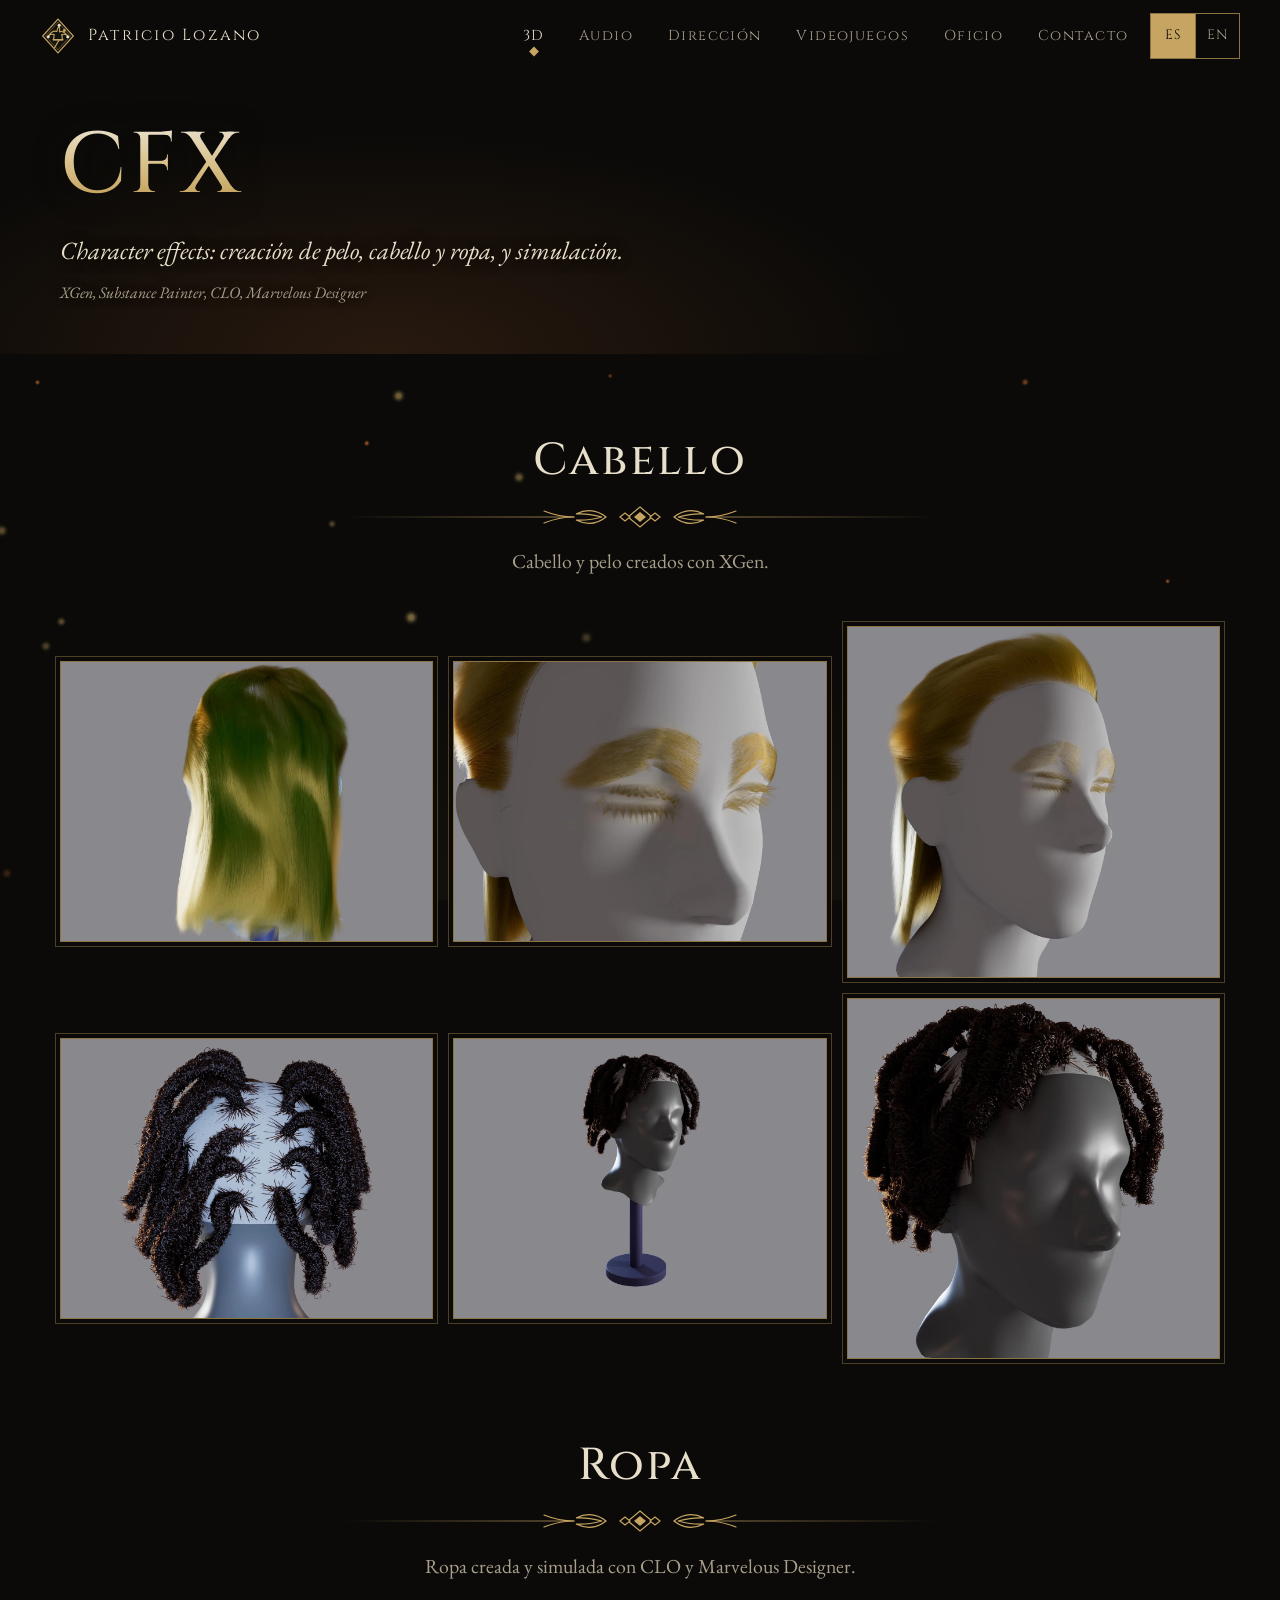
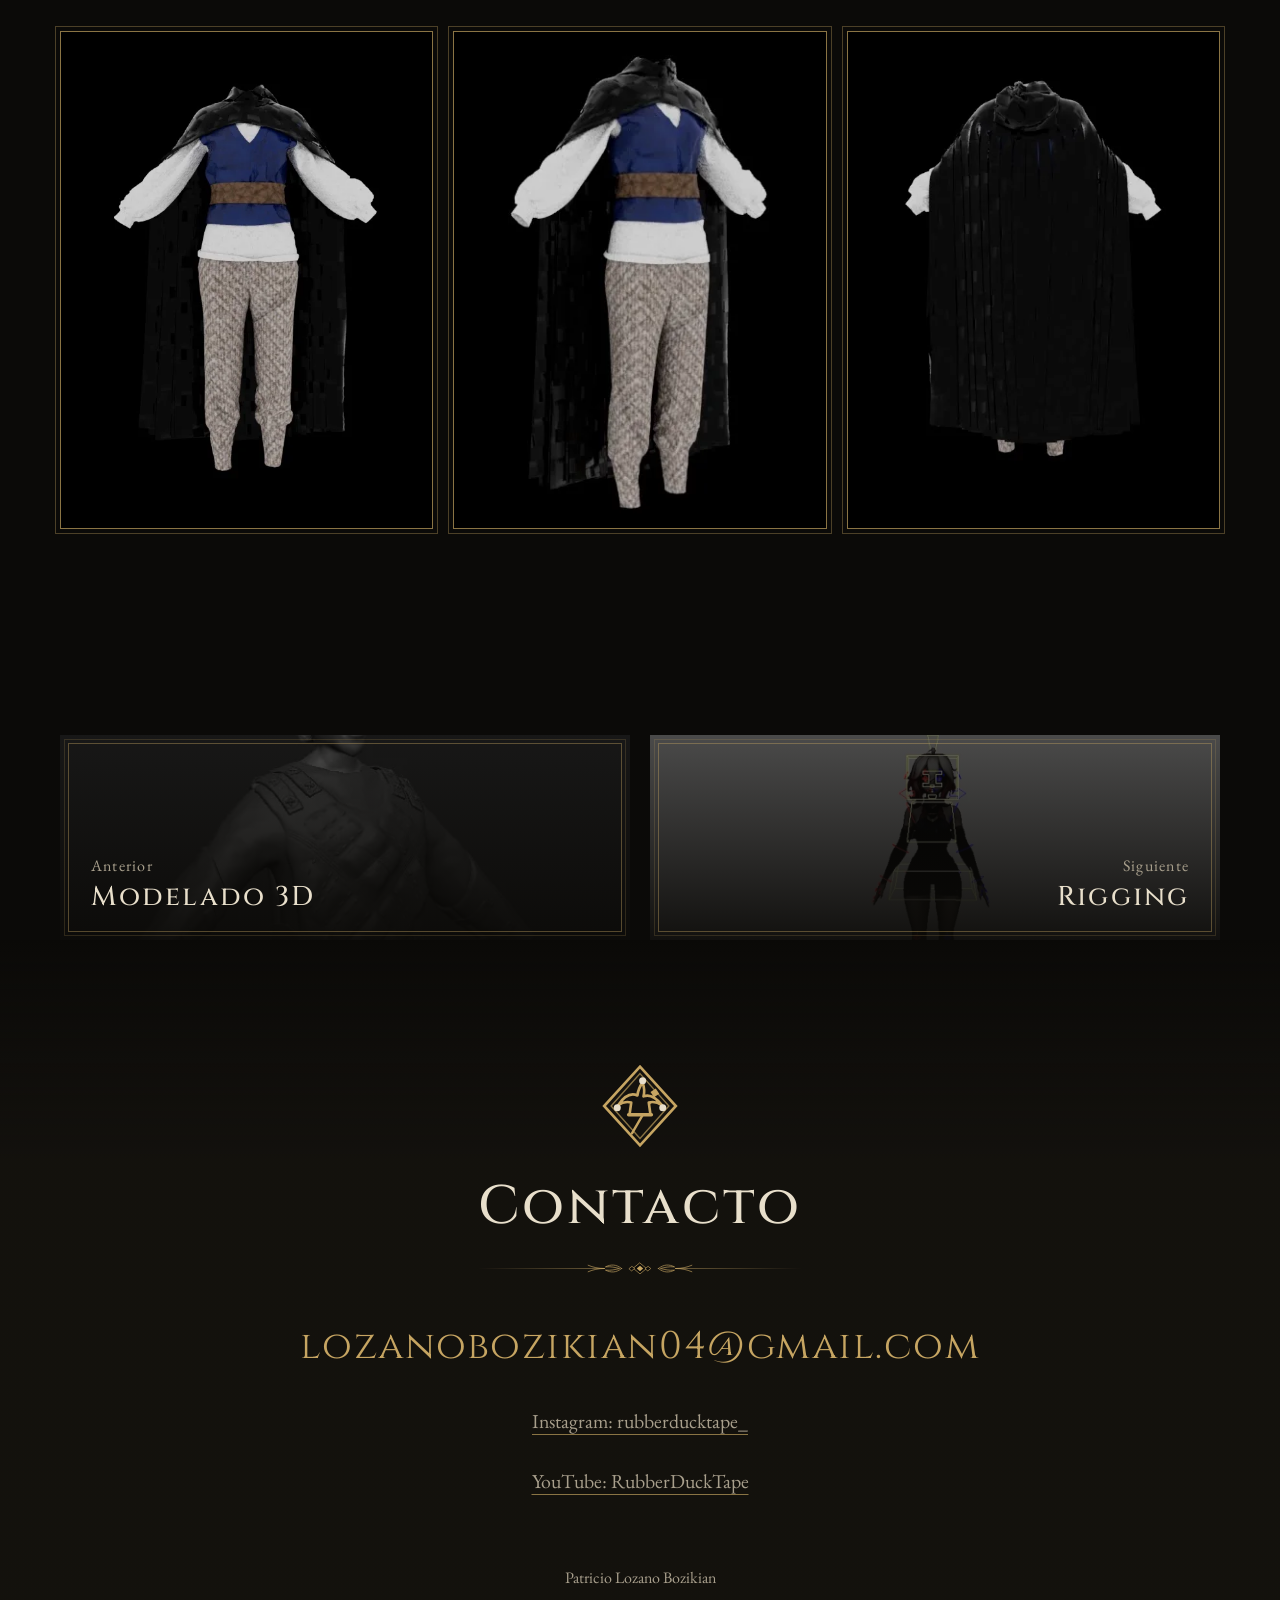
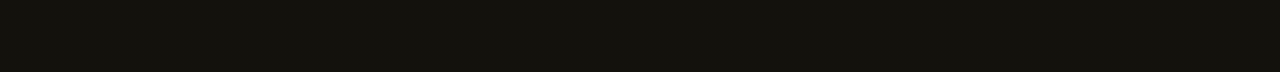
<file: cfx/index.html>
<!doctype html>
<html lang="es">
<head>
  <meta charset="utf-8">
  <meta name="viewport" content="width=device-width, initial-scale=1">
  <title>CFX | Patricio Lozano</title>
  <meta name="description" content="Character effects de Patricio Lozano: creación de pelo, cabello y ropa, y simulación, con XGen, Substance Painter, CLO y Marvelous Designer.">
  <meta name="theme-color" content="#0b0a08">
  <link rel="icon" href="../assets/svg/crest.svg" type="image/svg+xml">
  <link rel="preconnect" href="https://fonts.googleapis.com">
  <link rel="preconnect" href="https://fonts.gstatic.com" crossorigin>
  <link href="https://fonts.googleapis.com/css2?family=Cinzel:wght@400;500;600&family=EB+Garamond:ital,wght@0,400;0,500;1,400&display=swap" rel="stylesheet">
  <link rel="stylesheet" href="../css/styles.css">
  <link rel="stylesheet" href="../css/pages.css">
  <script src="i18n.js" defer></script>
  <script src="../js/i18n.js" defer></script>
  <script src="../js/main.js" defer></script>
</head>
<body>
  <a class="skip-link" href="#contenido" data-i18n="skip">Saltar al contenido</a>
  <canvas class="embers" id="embers" aria-hidden="true"></canvas>

  <header class="nav" id="nav">
    <a class="nav__brand" href="../index.html"><img src="../assets/svg/crest.svg" alt="" width="36" height="36"><span>Patricio Lozano</span></a>
    <button class="nav__toggle" type="button" aria-expanded="false" aria-controls="nav-menu" data-i18n="nav.menu">Menú</button>
    <nav class="nav__menu" id="nav-menu" aria-label="Principal" data-i18n-attr="aria-label:nav.label">
      <a href="../3d/index.html" aria-current="true" data-i18n="nav.3d">3D</a>
      <a href="../audio/index.html" data-i18n="nav.audio">Audio</a>
      <a href="../direccion/index.html" data-i18n="nav.dir">Dirección</a>
      <a href="../proyectos/index.html" data-i18n="nav.games">Videojuegos</a>
      <a href="../oficio/index.html" data-i18n="nav.craft">Oficio</a>
      <a href="../contacto/index.html" data-i18n="nav.contact">Contacto</a>
    </nav>
    <div class="lang" role="group" aria-label="Idioma" data-i18n-attr="aria-label:lang.label">
      <button type="button" data-lang="es" lang="es" aria-pressed="true">ES</button>
      <button type="button" data-lang="en" lang="en" aria-pressed="false">EN</button>
    </div>
  </header>

  <main class="page" id="contenido">
<header class="page-head page-head--plain">
      <div class="page-head__text"><h1 data-i18n="pg.title">CFX</h1><p class="page-head__lead" data-i18n="pg.lead">Character effects: creación de pelo, cabello y ropa, y simulación.</p><p class="tools">XGen, Substance Painter, CLO, Marvelous Designer</p></div>
    </header>
    <section class="block">
      <div class="block__head" data-reveal><h2 data-i18n="pg.h.h">Cabello</h2><p data-i18n="pg.h.p">Cabello y pelo creados con XGen.</p></div>
      <ul class="wall wall--3" data-reveal>
        <li><button type="button" data-lightbox><img src="../assets/img/cfx-cabello-1.webp" width="1280" height="962" loading="lazy" alt="Cabello largo y liso, verde y amarillo, sobre un busto" data-i18n-attr="alt:pg.h.1"></button></li>
        <li><button type="button" data-lightbox><img src="../assets/img/cfx-cabello-2.webp" width="1280" height="962" loading="lazy" alt="Primer plano de un rostro con cejas y pestañas de pelo dorado" data-i18n-attr="alt:pg.h.2"></button></li>
        <li><button type="button" data-lightbox><img src="../assets/img/cfx-cabello-3.webp" width="1280" height="1204" loading="lazy" alt="Perfil de una cabeza con cabello dorado peinado hacia atrás" data-i18n-attr="alt:pg.h.3"></button></li>
        <li><button type="button" data-lightbox><img src="../assets/img/cfx-cabello-4.webp" width="1280" height="962" loading="lazy" alt="Vista posterior de una cabeza con rastas oscuras y rizadas" data-i18n-attr="alt:pg.h.4"></button></li>
        <li><button type="button" data-lightbox><img src="../assets/img/cfx-cabello-5.webp" width="1280" height="962" loading="lazy" alt="Busto sobre un soporte azul con rastas oscuras y rizadas" data-i18n-attr="alt:pg.h.5"></button></li>
        <li><button type="button" data-lightbox><img src="../assets/img/cfx-pelo.webp" width="1280" height="1238" loading="lazy" alt="Cabeza de maniquí en perspectiva con rastas oscuras y rizadas" data-i18n-attr="alt:pg.h.6"></button></li>
      </ul>
    </section>
    <section class="block">
      <div class="block__head" data-reveal><h2 data-i18n="pg.r.h">Ropa</h2><p data-i18n="pg.r.p">Ropa creada y simulada con CLO y Marvelous Designer.</p></div>
      <ul class="wall wall--3 wall--figures" data-reveal>
        <li><button type="button" data-lightbox><img src="../assets/img/cfx-traje.webp" width="409" height="764" loading="lazy" alt="Traje simulado en vista frontal: capa oscura, camisa blanca, chaleco azul, faja y pantalón estampado" data-i18n-attr="alt:pg.r.1"></button></li>
        <li><button type="button" data-lightbox><img src="../assets/img/cfx-traje-2.webp" width="275" height="515" loading="lazy" alt="Traje simulado en vista frontal, con la capa abierta" data-i18n-attr="alt:pg.r.2"></button></li>
        <li><button type="button" data-lightbox><img src="../assets/img/cfx-traje-3.webp" width="347" height="648" loading="lazy" alt="Traje simulado en vista posterior, con la capa oscura y plisada" data-i18n-attr="alt:pg.r.3"></button></li>
      </ul>
    </section>
  </main>

  <nav class="pager" aria-label="Otras secciones" data-i18n-attr="aria-label:pager.label">
    <a class="pager__link pager__link--prev" href="../modelado-3d/index.html">
      <img src="../assets/img/modelado.webp" width="552" height="796" loading="lazy" alt="">
      <span><small data-i18n="pager.prev">Anterior</small><strong data-i18n="model.title">Modelado 3D</strong></span>
    </a>
    <a class="pager__link pager__link--next" href="../rigging/index.html">
      <img src="../assets/img/rigging.webp" width="1280" height="620" loading="lazy" alt="">
      <span><small data-i18n="pager.next">Siguiente</small><strong>Rigging</strong></span>
    </a>
  </nav>

  <footer class="footer" id="contacto">
    <img class="footer__crest" src="../assets/svg/crest.svg" alt="" width="96" height="96" loading="lazy">
    <h2 data-i18n="contact.title">Contacto</h2>
    <a class="footer__mail" href="mailto:lozanobozikian04@gmail.com">lozanobozikian04@gmail.com</a>
    <p><a href="https://www.instagram.com/rubberducktape_/" target="_blank" rel="noopener">Instagram: rubberducktape_</a></p>
    <p><a href="https://www.youtube.com/@RubberDuckTape" target="_blank" rel="noopener">YouTube: RubberDuckTape</a></p>
    <p class="footer__legal">Patricio Lozano Bozikian</p>
  </footer>

  <dialog class="lightbox" id="lightbox" aria-label="Imagen ampliada" data-i18n-attr="aria-label:lightbox.label">
    <img alt="">
    <button type="button" class="lightbox__close" data-i18n="lightbox.close">Cerrar</button>
  </dialog>
</body>
</html>
</file>
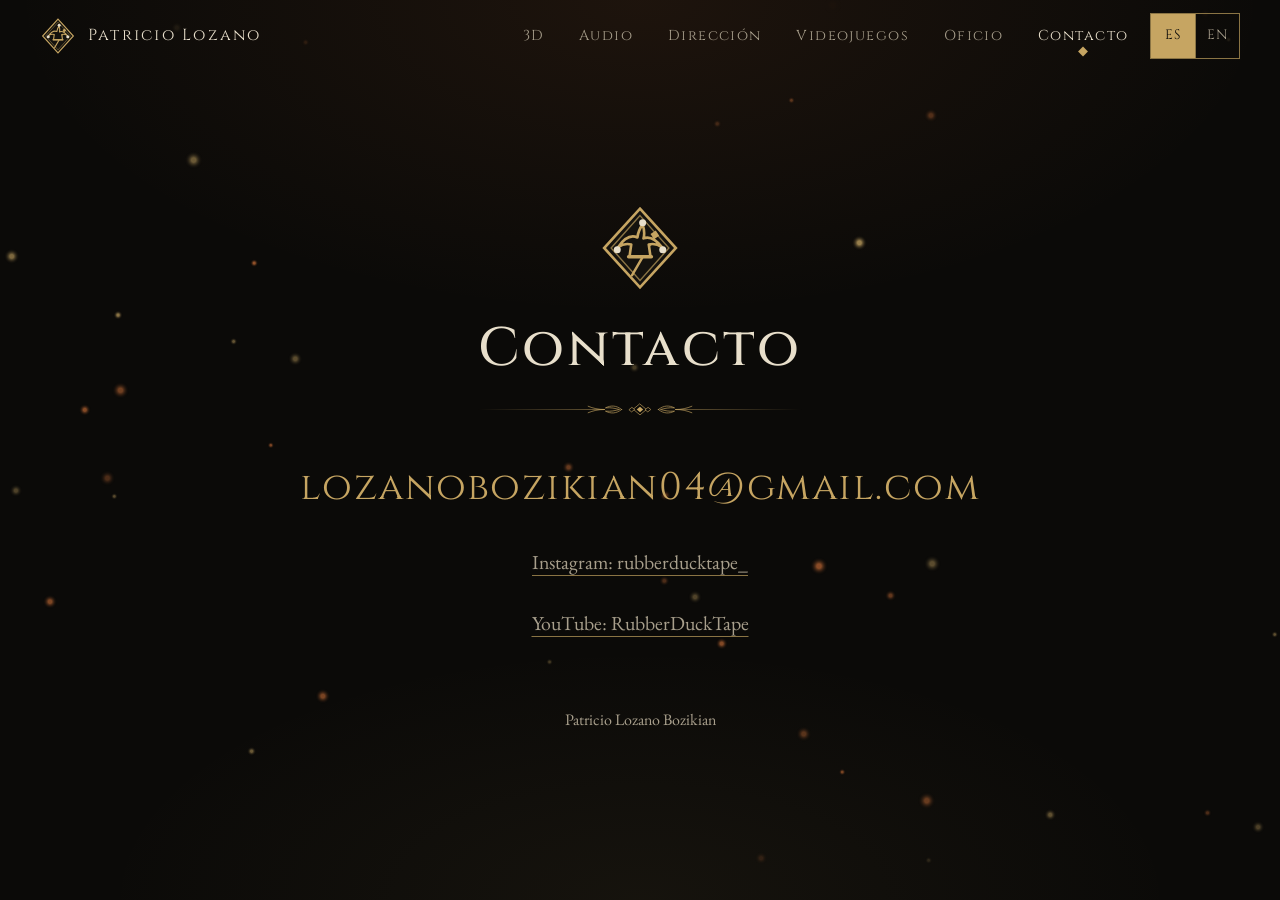
<file: contacto/index.html>
<!doctype html>
<html lang="es">
<head>
  <meta charset="utf-8">
  <meta name="viewport" content="width=device-width, initial-scale=1">
  <title>Contacto | Patricio Lozano</title>
  <meta name="description" content="Correo y redes de Patricio Lozano.">
  <meta name="theme-color" content="#0b0a08">
  <link rel="icon" href="../assets/svg/crest.svg" type="image/svg+xml">
  <link rel="preconnect" href="https://fonts.googleapis.com">
  <link rel="preconnect" href="https://fonts.gstatic.com" crossorigin>
  <link href="https://fonts.googleapis.com/css2?family=Cinzel:wght@400;500;600&family=EB+Garamond:ital,wght@0,400;0,500;1,400&display=swap" rel="stylesheet">
  <link rel="stylesheet" href="../css/styles.css">
  <link rel="stylesheet" href="../css/pages.css">
  <script src="i18n.js" defer></script>
  <script src="../js/i18n.js" defer></script>
  <script src="../js/main.js" defer></script>
</head>
<body>
  <a class="skip-link" href="#contenido" data-i18n="skip">Saltar al contenido</a>
  <canvas class="embers" id="embers" aria-hidden="true"></canvas>

  <header class="nav" id="nav">
    <a class="nav__brand" href="../index.html"><img src="../assets/svg/crest.svg" alt="" width="36" height="36"><span>Patricio Lozano</span></a>
    <button class="nav__toggle" type="button" aria-expanded="false" aria-controls="nav-menu" data-i18n="nav.menu">Menú</button>
    <nav class="nav__menu" id="nav-menu" aria-label="Principal" data-i18n-attr="aria-label:nav.label">
      <a href="../3d/index.html" data-i18n="nav.3d">3D</a>
      <a href="../audio/index.html" data-i18n="nav.audio">Audio</a>
      <a href="../direccion/index.html" data-i18n="nav.dir">Dirección</a>
      <a href="../proyectos/index.html" data-i18n="nav.games">Videojuegos</a>
      <a href="../oficio/index.html" data-i18n="nav.craft">Oficio</a>
      <a href="../contacto/index.html" aria-current="page" data-i18n="nav.contact">Contacto</a>
    </nav>
    <div class="lang" role="group" aria-label="Idioma" data-i18n-attr="aria-label:lang.label">
      <button type="button" data-lang="es" lang="es" aria-pressed="true">ES</button>
      <button type="button" data-lang="en" lang="en" aria-pressed="false">EN</button>
    </div>
  </header>

  <main class="page" id="contenido">
  <section class="footer" id="contacto">
    <img class="footer__crest" src="../assets/svg/crest.svg" alt="" width="96" height="96">
    <h1 data-i18n="contact.title">Contacto</h1>
    <a class="footer__mail" href="mailto:lozanobozikian04@gmail.com">lozanobozikian04@gmail.com</a>
    <p><a href="https://www.instagram.com/rubberducktape_/" target="_blank" rel="noopener">Instagram: rubberducktape_</a></p>
    <p><a href="https://www.youtube.com/@RubberDuckTape" target="_blank" rel="noopener">YouTube: RubberDuckTape</a></p>
    <p class="footer__legal">Patricio Lozano Bozikian</p>
  </section>
  </main>

  <dialog class="lightbox" id="lightbox" aria-label="Imagen ampliada" data-i18n-attr="aria-label:lightbox.label">
    <img alt="">
    <button type="button" class="lightbox__close" data-i18n="lightbox.close">Cerrar</button>
  </dialog>
</body>
</html>
</file>
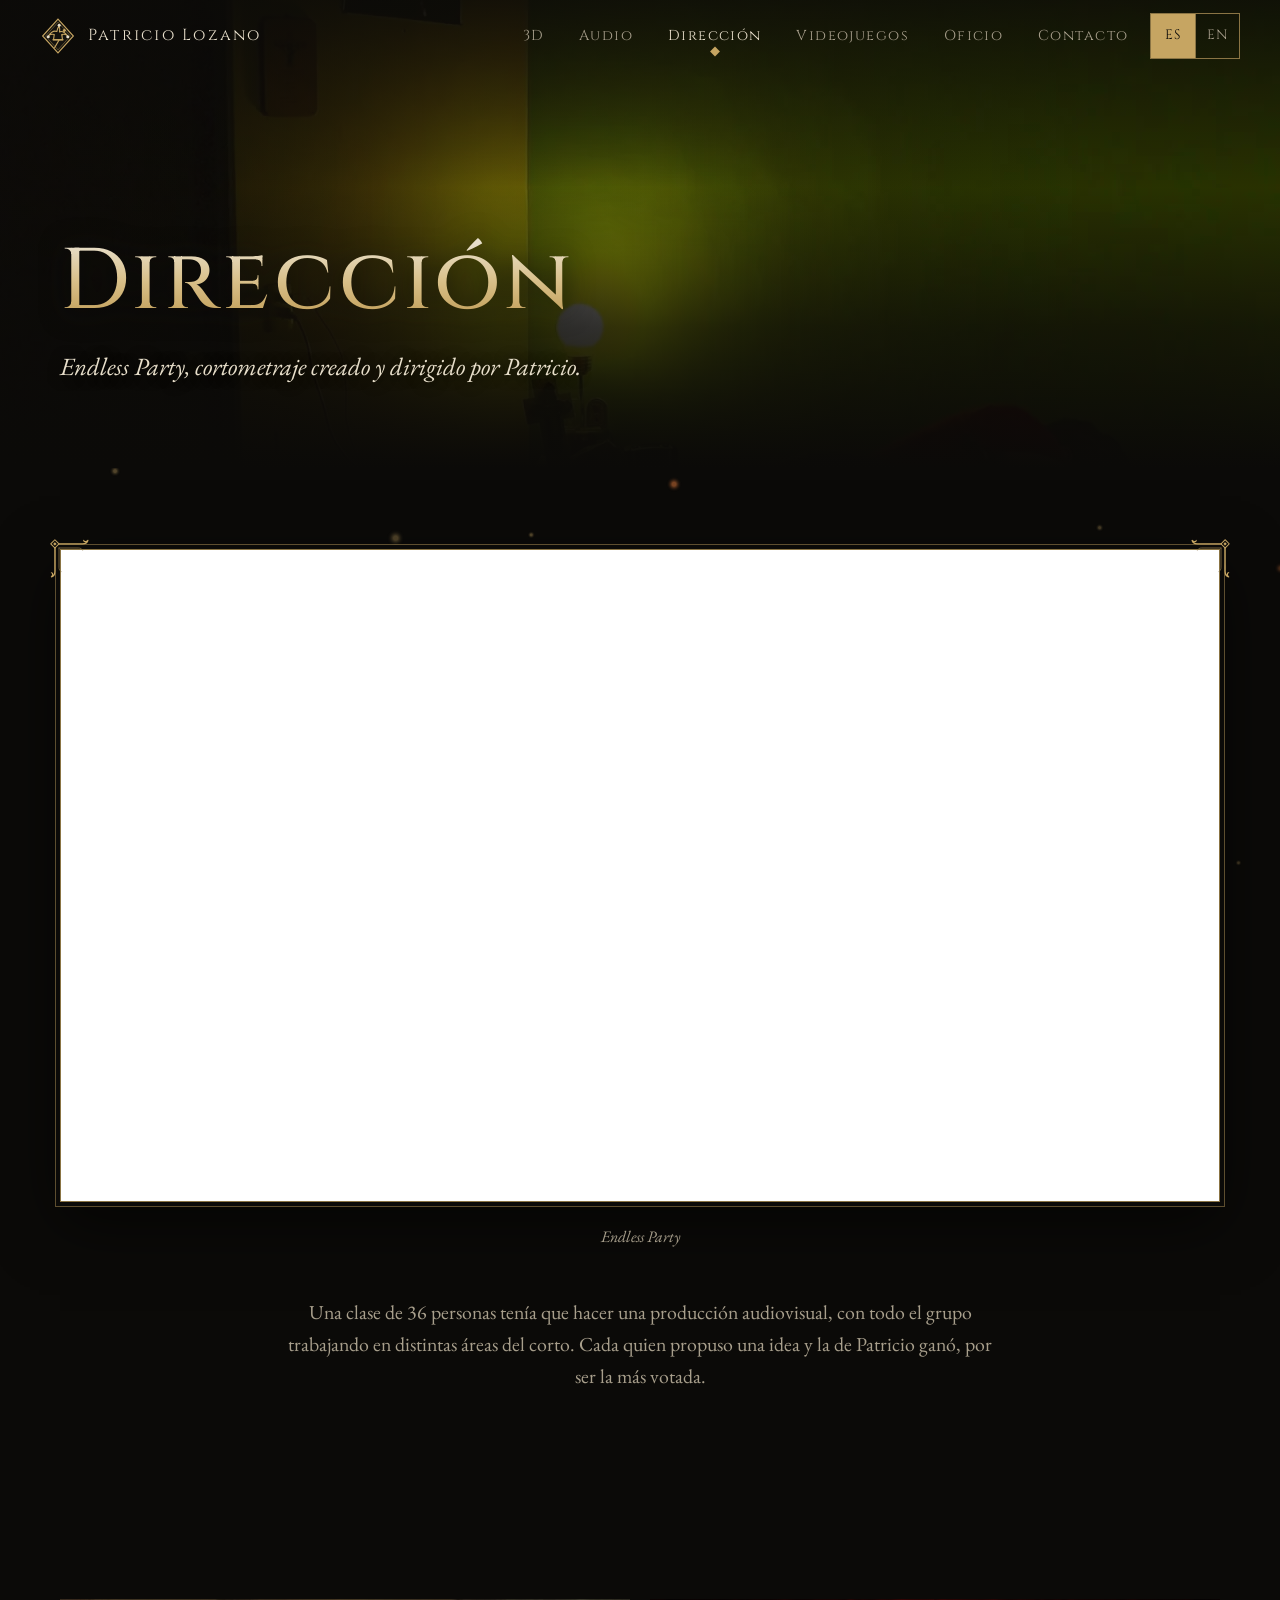
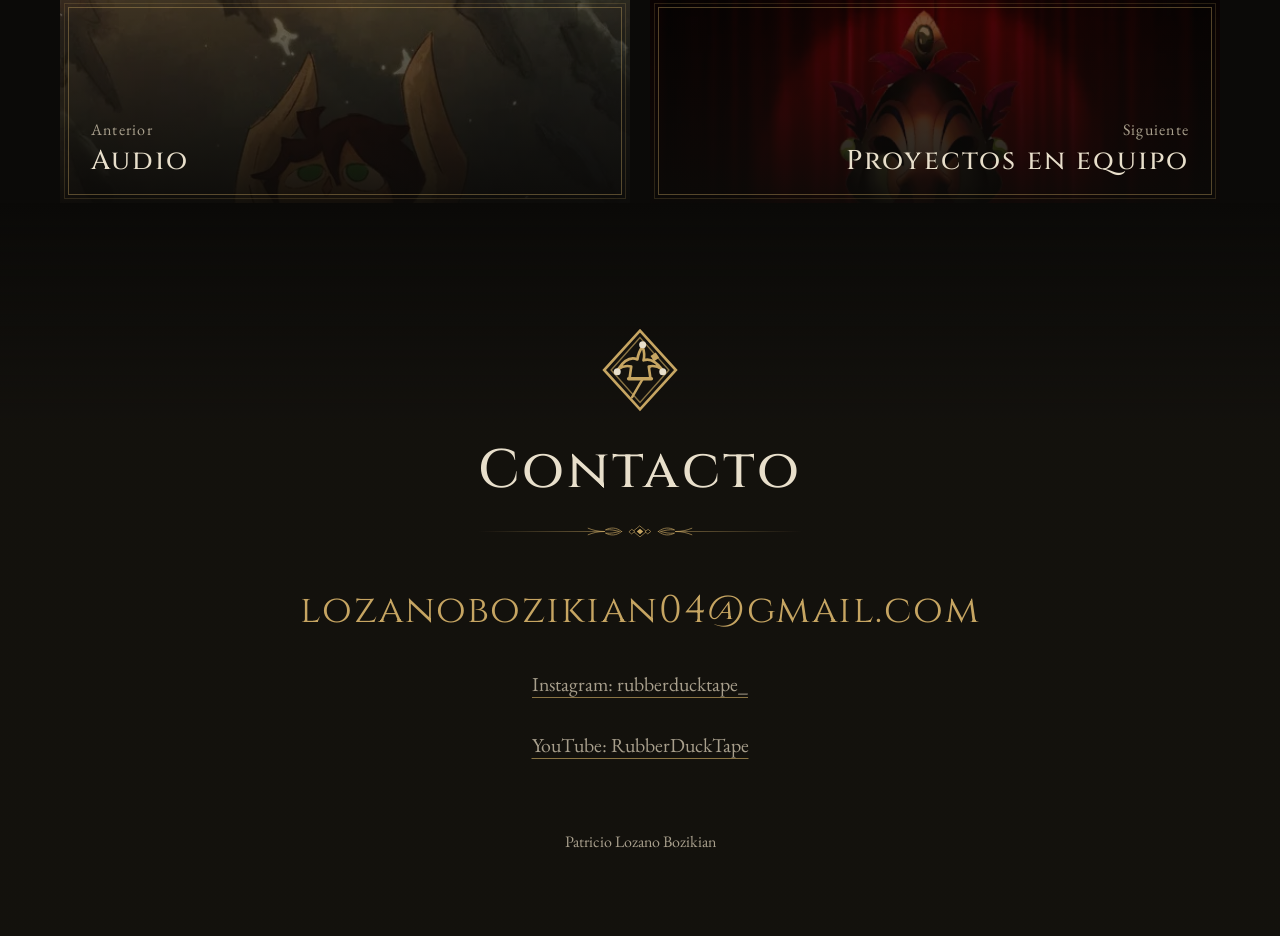
<file: direccion/index.html>
<!doctype html>
<html lang="es">
<head>
  <meta charset="utf-8">
  <meta name="viewport" content="width=device-width, initial-scale=1">
  <title>Dirección | Patricio Lozano</title>
  <meta name="description" content="Endless Party, cortometraje creado y dirigido por Patricio Lozano.">
  <meta name="theme-color" content="#0b0a08">
  <link rel="icon" href="../assets/svg/crest.svg" type="image/svg+xml">
  <link rel="preconnect" href="https://fonts.googleapis.com">
  <link rel="preconnect" href="https://fonts.gstatic.com" crossorigin>
  <link href="https://fonts.googleapis.com/css2?family=Cinzel:wght@400;500;600&family=EB+Garamond:ital,wght@0,400;0,500;1,400&display=swap" rel="stylesheet">
  <link rel="stylesheet" href="../css/styles.css">
  <link rel="stylesheet" href="../css/pages.css">
  <script src="i18n.js" defer></script>
  <script src="../js/i18n.js" defer></script>
  <script src="../js/main.js" defer></script>
</head>
<body>
  <a class="skip-link" href="#contenido" data-i18n="skip">Saltar al contenido</a>
  <canvas class="embers" id="embers" aria-hidden="true"></canvas>

  <header class="nav" id="nav">
    <a class="nav__brand" href="../index.html"><img src="../assets/svg/crest.svg" alt="" width="36" height="36"><span>Patricio Lozano</span></a>
    <button class="nav__toggle" type="button" aria-expanded="false" aria-controls="nav-menu" data-i18n="nav.menu">Menú</button>
    <nav class="nav__menu" id="nav-menu" aria-label="Principal" data-i18n-attr="aria-label:nav.label">
      <a href="../3d/index.html" data-i18n="nav.3d">3D</a>
      <a href="../audio/index.html" data-i18n="nav.audio">Audio</a>
      <a href="../direccion/index.html" aria-current="page" data-i18n="nav.dir">Dirección</a>
      <a href="../proyectos/index.html" data-i18n="nav.games">Videojuegos</a>
      <a href="../oficio/index.html" data-i18n="nav.craft">Oficio</a>
      <a href="../contacto/index.html" data-i18n="nav.contact">Contacto</a>
    </nav>
    <div class="lang" role="group" aria-label="Idioma" data-i18n-attr="aria-label:lang.label">
      <button type="button" data-lang="es" lang="es" aria-pressed="true">ES</button>
      <button type="button" data-lang="en" lang="en" aria-pressed="false">EN</button>
    </div>
  </header>

  <main class="page" id="contenido">
    <header class="page-head">
      <img class="page-head__bg" src="../assets/img/endless-party.webp" width="1280" height="720" alt="" fetchpriority="high">
      <div class="page-head__text">
        <h1 data-i18n="pg.title">Dirección</h1>
        <p class="page-head__lead" data-i18n="pg.lead">Endless Party, cortometraje creado y dirigido por Patricio.</p>
      </div>
    </header>

    <section class="block">
      <figure class="film" data-reveal>
        <iframe class="film__embed" src="https://drive.google.com/file/d/1vmaD4LvJGdjf4p-hF7asf7XWJIIldYO6/preview" allow="autoplay; fullscreen" loading="lazy" title="Endless Party"></iframe>
        <figcaption>Endless Party</figcaption>
      </figure>
      <div class="block__head" data-reveal>
        <p data-i18n="pg.story">Una clase de 36 personas tenía que hacer una producción audiovisual, con todo el grupo trabajando en distintas áreas del corto. Cada quien propuso una idea y la de Patricio ganó, por ser la más votada.</p>
      </div>
    </section>
  </main>

  <nav class="pager" aria-label="Otras secciones" data-i18n-attr="aria-label:pager.label">
    <a class="pager__link pager__link--prev" href="../audio/index.html">
      <img src="../assets/img/audio-amigo.webp" width="543" height="800" loading="lazy" alt="">
      <span><small data-i18n="pager.prev">Anterior</small><strong data-i18n="audio.title">Audio</strong></span>
    </a>
    <a class="pager__link pager__link--next" href="../proyectos/index.html">
      <img src="../assets/img/juego-mask.webp" width="512" height="399" loading="lazy" alt="">
      <span><small data-i18n="pager.next">Siguiente</small><strong data-i18n="name.projects">Proyectos en equipo</strong></span>
    </a>
  </nav>

  <footer class="footer" id="contacto">
    <img class="footer__crest" src="../assets/svg/crest.svg" alt="" width="96" height="96" loading="lazy">
    <h2 data-i18n="contact.title">Contacto</h2>
    <a class="footer__mail" href="mailto:lozanobozikian04@gmail.com">lozanobozikian04@gmail.com</a>
    <p><a href="https://www.instagram.com/rubberducktape_/" target="_blank" rel="noopener">Instagram: rubberducktape_</a></p>
    <p><a href="https://www.youtube.com/@RubberDuckTape" target="_blank" rel="noopener">YouTube: RubberDuckTape</a></p>
    <p class="footer__legal">Patricio Lozano Bozikian</p>
  </footer>

  <dialog class="lightbox" id="lightbox" aria-label="Imagen ampliada" data-i18n-attr="aria-label:lightbox.label">
    <img alt="">
    <button type="button" class="lightbox__close" data-i18n="lightbox.close">Cerrar</button>
  </dialog>
</body>
</html>
</file>
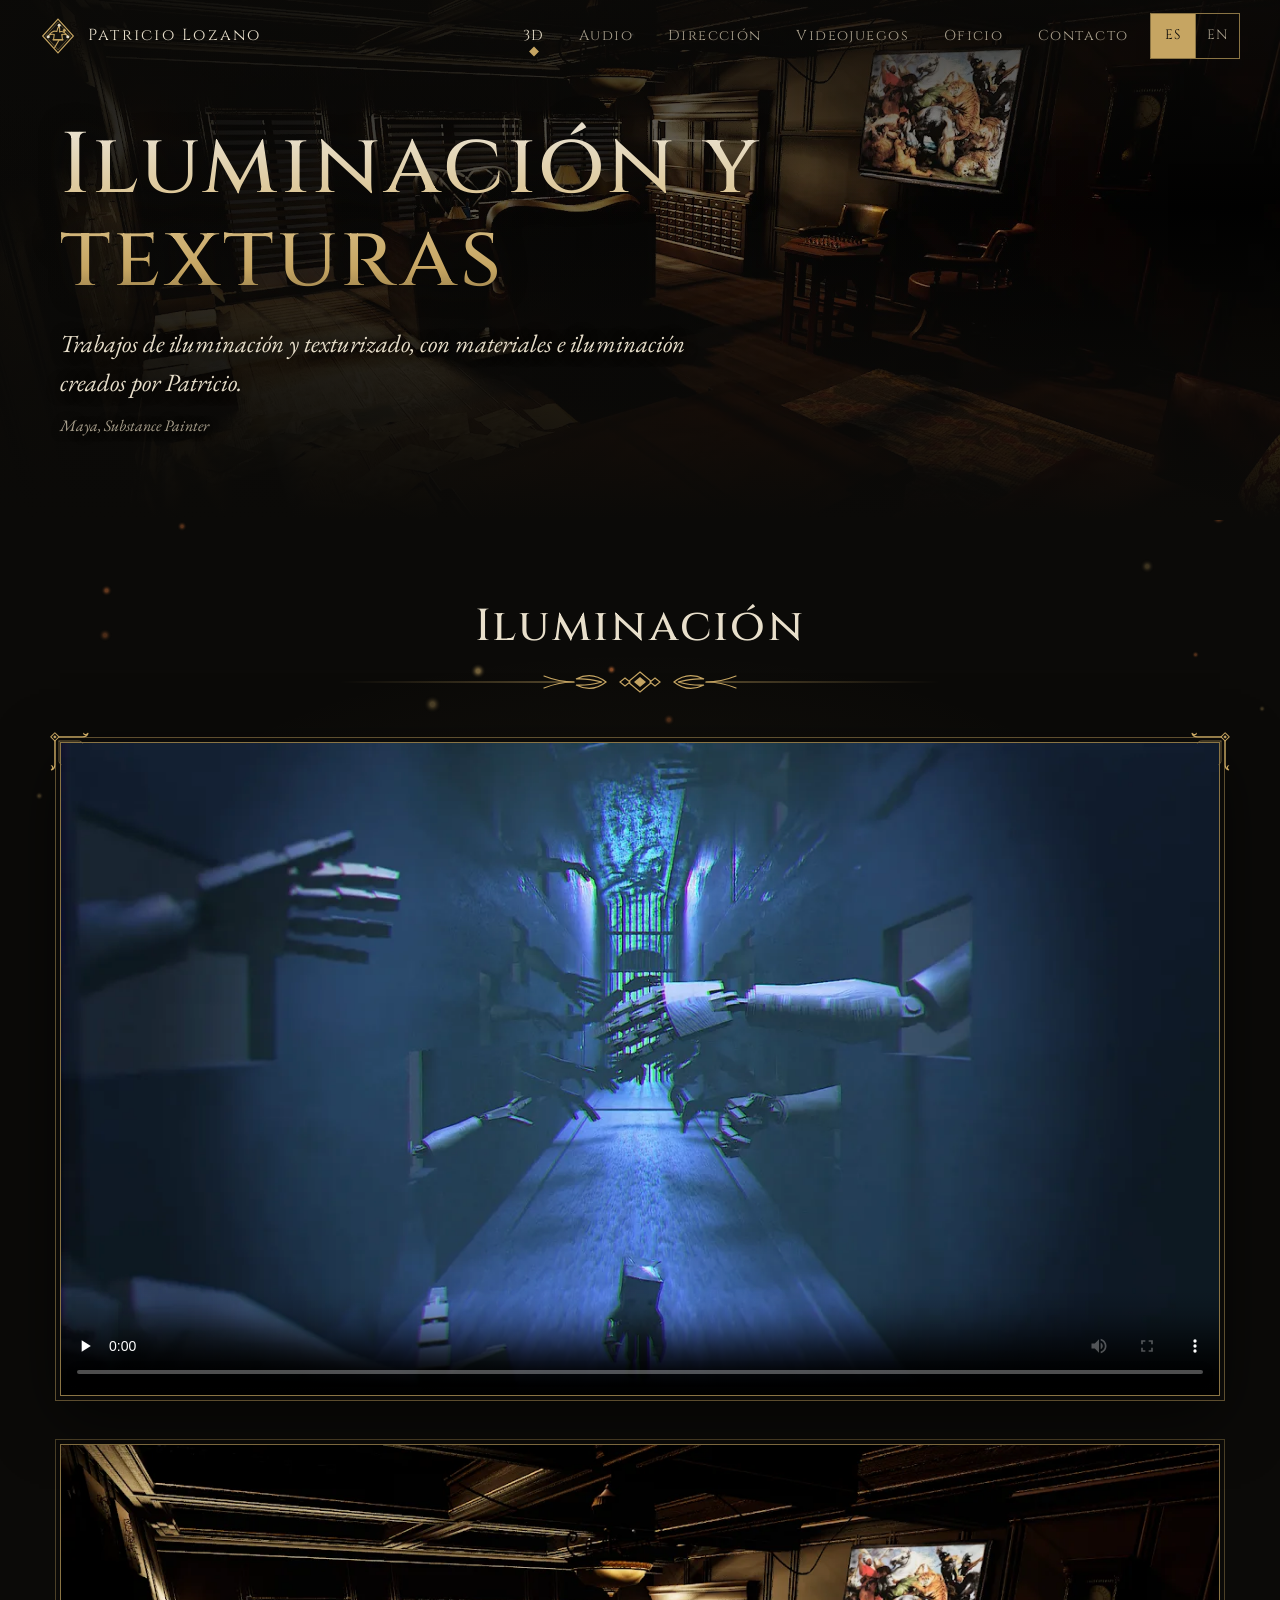
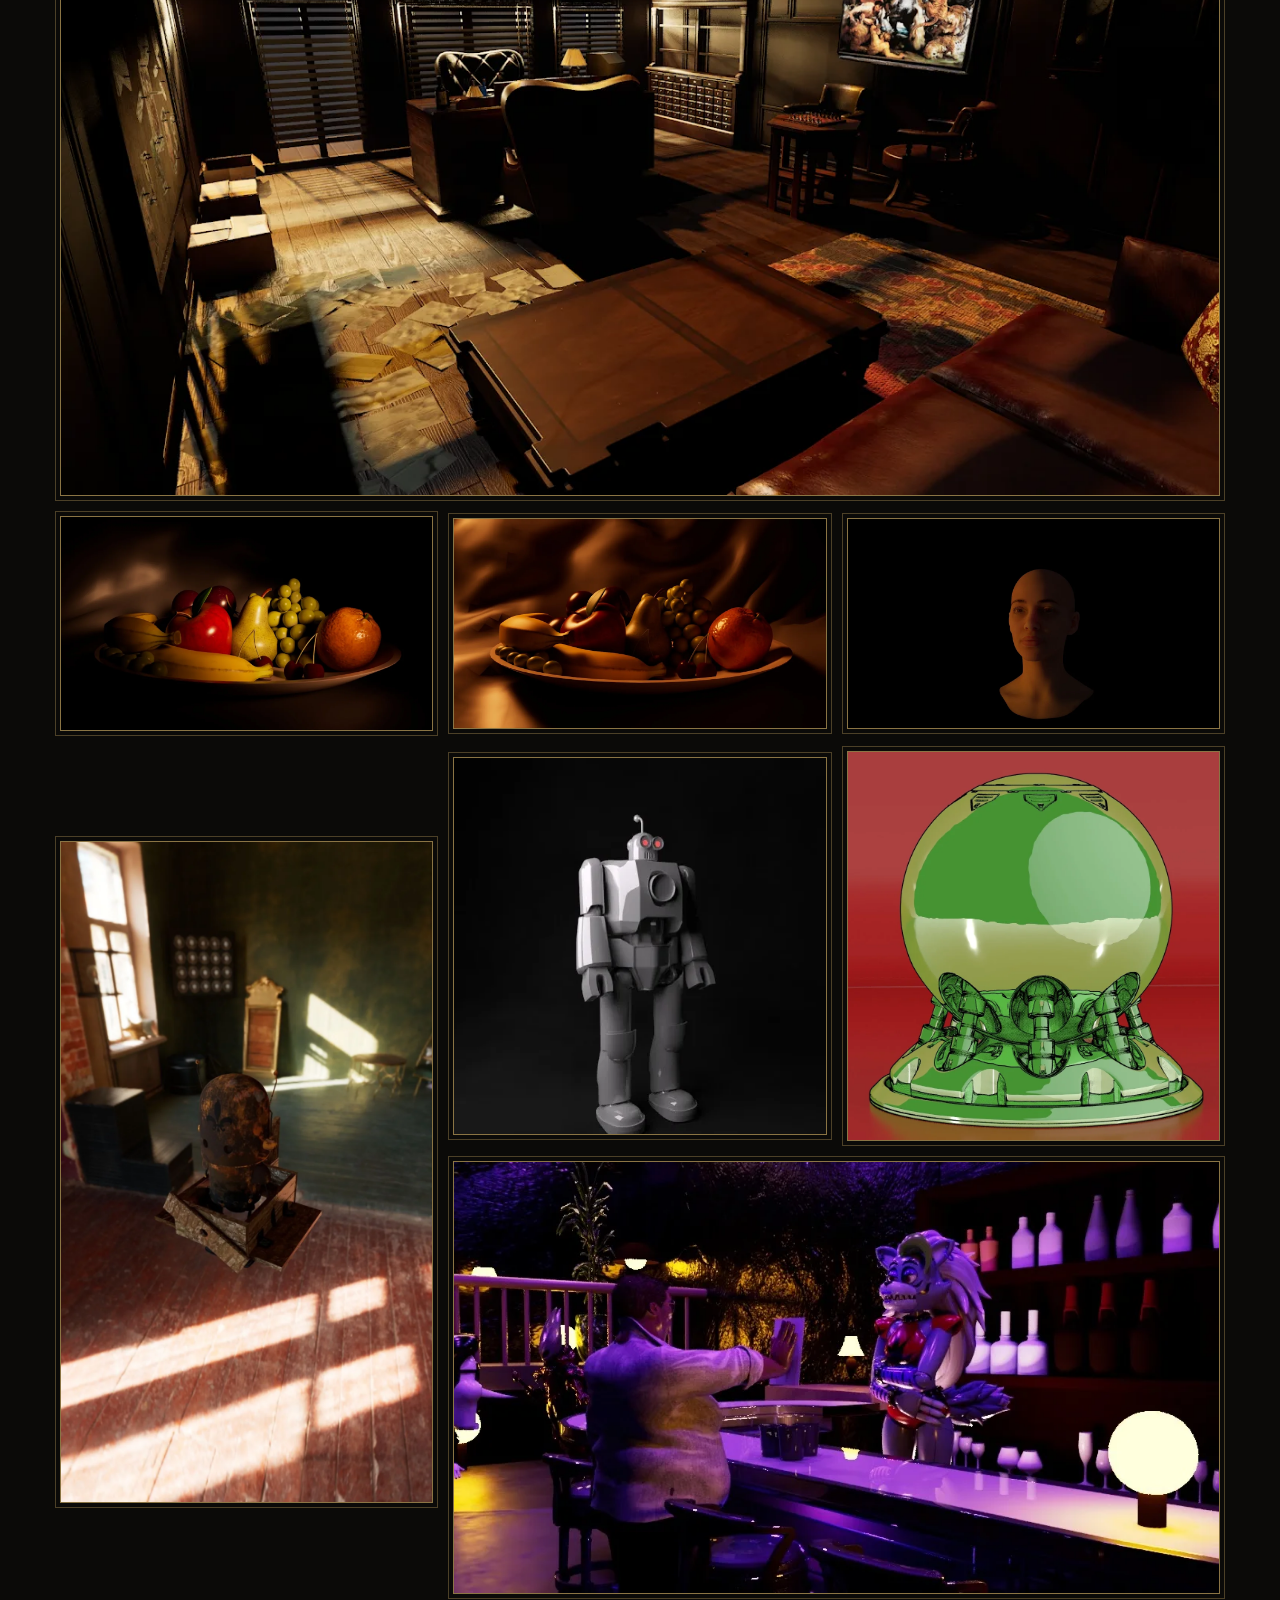
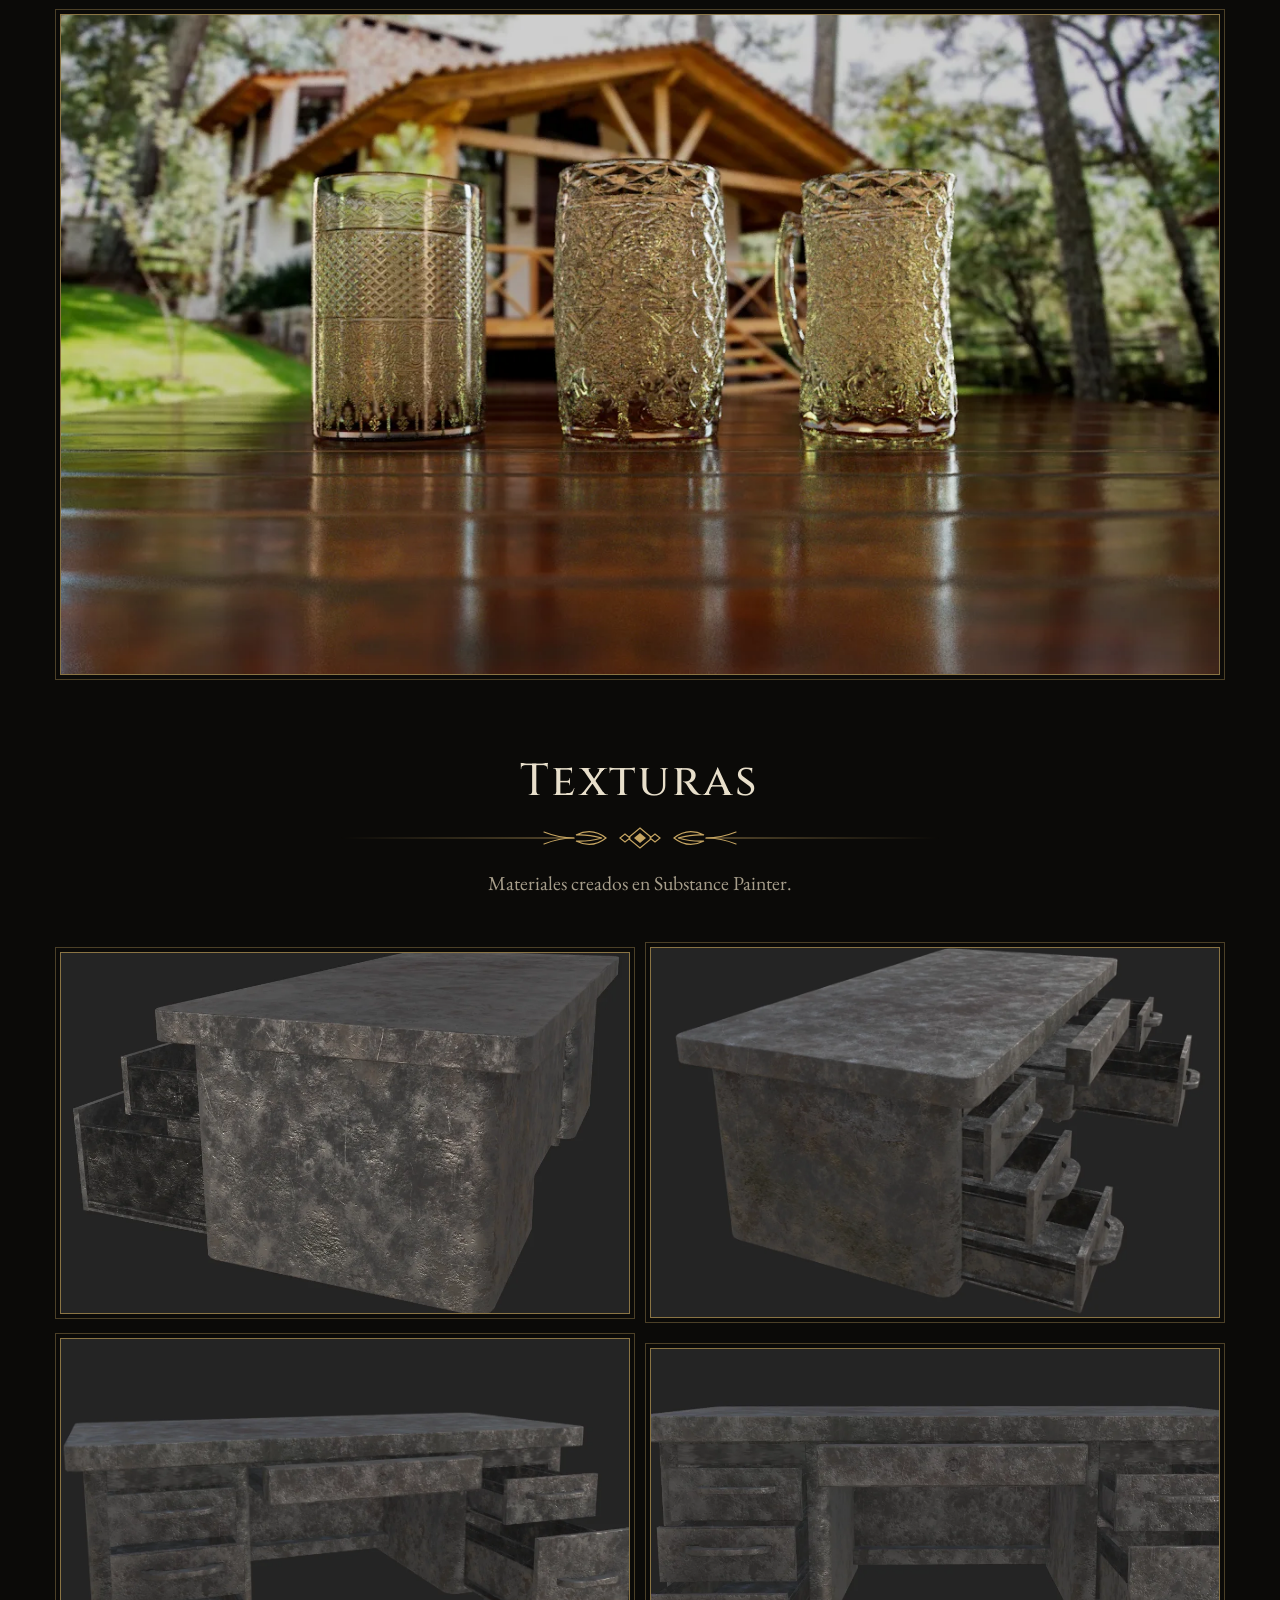
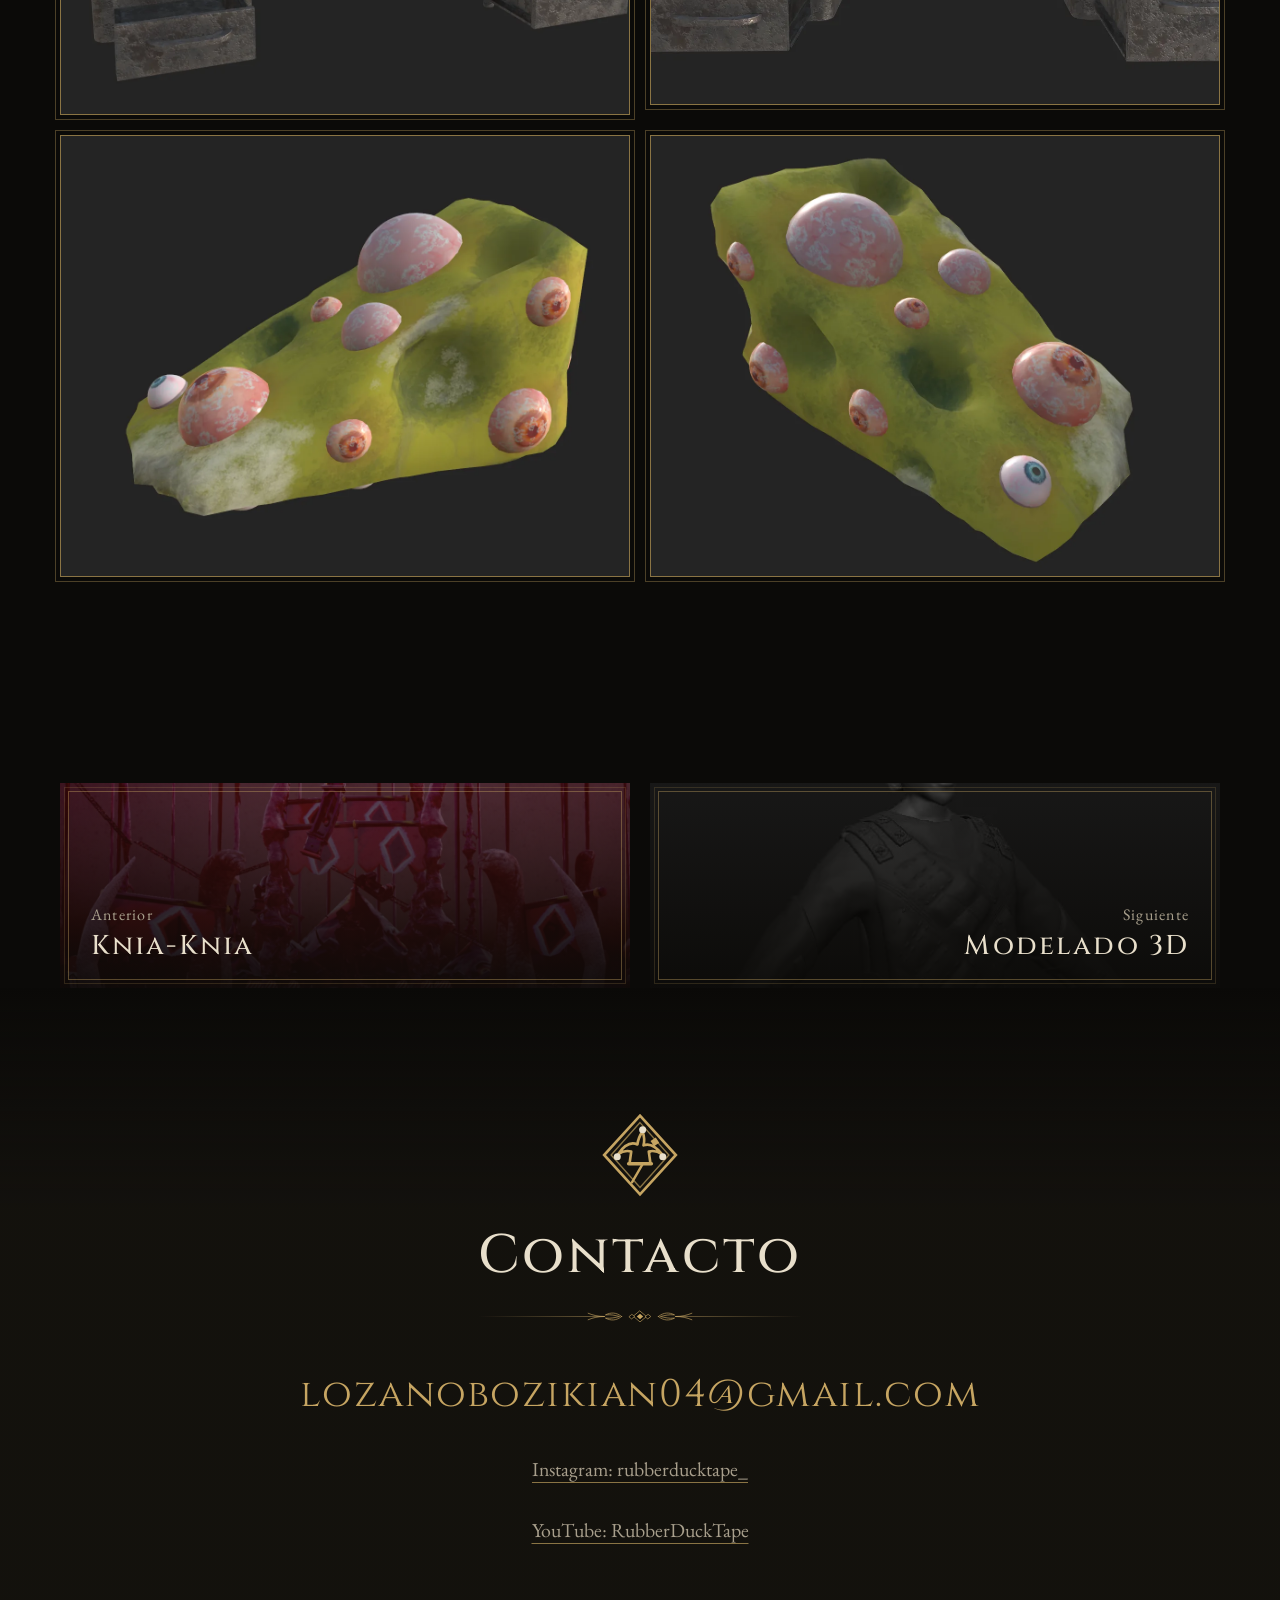
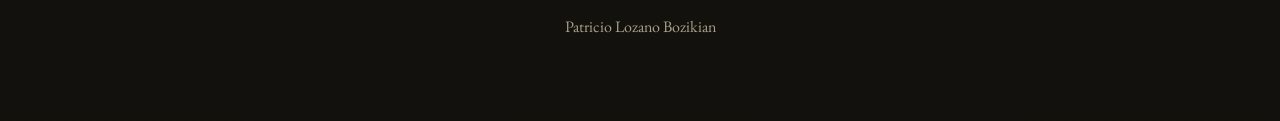
<file: iluminacion-y-texturas/index.html>
<!doctype html>
<html lang="es">
<head>
  <meta charset="utf-8">
  <meta name="viewport" content="width=device-width, initial-scale=1">
  <title>Iluminación y texturas | Patricio Lozano</title>
  <meta name="description" content="Trabajos de iluminación y texturizado de Patricio Lozano, creados con Maya y Substance Painter.">
  <meta name="theme-color" content="#0b0a08">
  <link rel="icon" href="../assets/svg/crest.svg" type="image/svg+xml">
  <link rel="preconnect" href="https://fonts.googleapis.com">
  <link rel="preconnect" href="https://fonts.gstatic.com" crossorigin>
  <link href="https://fonts.googleapis.com/css2?family=Cinzel:wght@400;500;600&family=EB+Garamond:ital,wght@0,400;0,500;1,400&display=swap" rel="stylesheet">
  <link rel="stylesheet" href="../css/styles.css">
  <link rel="stylesheet" href="../css/pages.css">
  <script src="i18n.js" defer></script>
  <script src="../js/i18n.js" defer></script>
  <script src="../js/main.js" defer></script>
</head>
<body>
  <a class="skip-link" href="#contenido" data-i18n="skip">Saltar al contenido</a>
  <canvas class="embers" id="embers" aria-hidden="true"></canvas>

  <header class="nav" id="nav">
    <a class="nav__brand" href="../index.html"><img src="../assets/svg/crest.svg" alt="" width="36" height="36"><span>Patricio Lozano</span></a>
    <button class="nav__toggle" type="button" aria-expanded="false" aria-controls="nav-menu" data-i18n="nav.menu">Menú</button>
    <nav class="nav__menu" id="nav-menu" aria-label="Principal" data-i18n-attr="aria-label:nav.label">
      <a href="../3d/index.html" aria-current="true" data-i18n="nav.3d">3D</a>
      <a href="../audio/index.html" data-i18n="nav.audio">Audio</a>
      <a href="../direccion/index.html" data-i18n="nav.dir">Dirección</a>
      <a href="../proyectos/index.html" data-i18n="nav.games">Videojuegos</a>
      <a href="../oficio/index.html" data-i18n="nav.craft">Oficio</a>
      <a href="../contacto/index.html" data-i18n="nav.contact">Contacto</a>
    </nav>
    <div class="lang" role="group" aria-label="Idioma" data-i18n-attr="aria-label:lang.label">
      <button type="button" data-lang="es" lang="es" aria-pressed="true">ES</button>
      <button type="button" data-lang="en" lang="en" aria-pressed="false">EN</button>
    </div>
  </header>

  <main class="page" id="contenido">
<header class="page-head">
      <img class="page-head__bg" src="../assets/img/luz-oficina.webp" width="1280" height="719" alt="" fetchpriority="high">
      <div class="page-head__text"><h1 data-i18n="pg.title">Iluminación y texturas</h1><p class="page-head__lead" data-i18n="pg.lead">Trabajos de iluminación y texturizado, con materiales e iluminación creados por Patricio.</p><p class="tools">Maya, Substance Painter</p></div>
    </header>
    <section class="block">
      <div class="block__head" data-reveal><h2 data-i18n="pg.a.h">Iluminación</h2></div>
      <figure class="film" data-reveal><video controls preload="none" playsinline poster="../assets/video/luz-pasillo.webp" width="1920" height="1080" src="../assets/video/luz-pasillo.mp4"></video></figure>
      <ul class="wall" data-reveal>
        <li class="is-wide"><button type="button" data-lightbox><img src="../assets/img/luz-oficina.webp" width="1280" height="719" loading="lazy" alt="Sala oscura con muebles de cuero, estanterías y un televisor, iluminada con luz cálida y tenue" data-i18n-attr="alt:pg.a.oficina"></button></li>
        <li><button type="button" data-lightbox><img src="../assets/img/luz-b.webp" width="1280" height="732" loading="lazy" alt="Frutero con plátanos, manzana, pera, uvas y naranja sobre fondo oscuro, con luz lateral" data-i18n-attr="alt:pg.a.b"></button></li>
        <li><button type="button" data-lightbox><img src="../assets/img/luz-c.webp" width="1280" height="720" loading="lazy" alt="Frutero iluminado con luz dorada sobre telas, con profundidad de campo" data-i18n-attr="alt:pg.a.c"></button></li>
        <li><button type="button" data-lightbox><img src="../assets/img/luz-busto.webp" width="1280" height="720" loading="lazy" alt="Busto de una cabeza humana calva que emerge de un fondo negro con luz suave" data-i18n-attr="alt:pg.a.busto"></button></li>
        <li class="is-tall"><button type="button" data-lightbox><img src="../assets/img/luz-cuarto.webp" width="900" height="1600" loading="lazy" alt="Cuarto con ventana y suelo de madera, con haces de luz solar y un objeto sobre una caja al centro" data-i18n-attr="alt:pg.a.cuarto"></button></li>
        <li><button type="button" data-lightbox><img src="../assets/img/luz-robot.webp" width="493" height="500" loading="lazy" alt="Robot gris de formas simples sobre fondo oscuro, iluminado con luz de contorno" data-i18n-attr="alt:pg.a.robot"></button></li>
        <li><button type="button" data-lightbox><img src="../assets/img/luz-esfera.webp" width="1000" height="1047" loading="lazy" alt="Esfera de vidrio verde sobre una base ornamentada, con reflejos sobre fondo rojo" data-i18n-attr="alt:pg.a.esfera"></button></li>
        <li class="is-span2"><button type="button" data-lightbox><img src="../assets/img/luz-bar.webp" width="960" height="540" loading="lazy" alt="Bar nocturno con luces moradas, una barra pulida y una lámpara esférica encendida" data-i18n-attr="alt:pg.a.bar"></button></li>
        <li class="is-wide"><button type="button" data-lightbox><img src="../assets/img/luz-puente.webp" width="1280" height="729" loading="lazy" alt="Tres jarras de vidrio grabado sobre una mesa pulida, con una cabaña de madera entre árboles al fondo" data-i18n-attr="alt:pg.a.puente"></button></li>
      </ul>
    </section>
    <section class="block">
      <div class="block__head" data-reveal><h2 data-i18n="pg.t.h">Texturas</h2><p data-i18n="pg.t.p">Materiales creados en Substance Painter.</p></div>
      <ul class="wall wall--2" data-reveal>
        <li><button type="button" data-lightbox><img src="../assets/img/tex-escritorio-1.webp" width="1114" height="705" loading="lazy" alt="Escritorio de piedra con cajones abiertos, texturizado en Substance Painter" data-i18n-attr="alt:pg.t.e1"></button></li>
        <li><button type="button" data-lightbox><img src="../assets/img/tex-escritorio-2.webp" width="1280" height="831" loading="lazy" alt="Escritorio texturizado visto de frente, con cajones a ambos lados" data-i18n-attr="alt:pg.t.e2"></button></li>
        <li><button type="button" data-lightbox><img src="../assets/img/tex-escritorio-3.webp" width="1278" height="843" loading="lazy" alt="Escritorio texturizado en vista frontal con cajones laterales" data-i18n-attr="alt:pg.t.e3"></button></li>
        <li><button type="button" data-lightbox><img src="../assets/img/tex-escritorio-4.webp" width="1053" height="657" loading="lazy" alt="Escritorio texturizado en vista tres cuartos con un cajón abierto" data-i18n-attr="alt:pg.t.e4"></button></li>
        <li><button type="button" data-lightbox><img src="../assets/img/tex-ojos-1.webp" width="1230" height="954" loading="lazy" alt="Roca verde amarillenta con ojos rosados incrustados, vista en perspectiva" data-i18n-attr="alt:pg.t.o1"></button></li>
        <li><button type="button" data-lightbox><img src="../assets/img/tex-ojos-2.webp" width="1261" height="978" loading="lazy" alt="Roca verde amarillenta con ojos rosados incrustados, vista superior" data-i18n-attr="alt:pg.t.o2"></button></li>
      </ul>
    </section>
  </main>

  <nav class="pager" aria-label="Otras secciones" data-i18n-attr="aria-label:pager.label">
    <a class="pager__link pager__link--prev" href="../knia-knia/index.html">
      <img src="../assets/img/knia-mundo-1.webp" width="1260" height="839" loading="lazy" alt="">
      <span><small data-i18n="pager.prev">Anterior</small><strong>Knia-Knia</strong></span>
    </a>
    <a class="pager__link pager__link--next" href="../modelado-3d/index.html">
      <img src="../assets/img/modelado.webp" width="552" height="796" loading="lazy" alt="">
      <span><small data-i18n="pager.next">Siguiente</small><strong data-i18n="model.title">Modelado 3D</strong></span>
    </a>
  </nav>

  <footer class="footer" id="contacto">
    <img class="footer__crest" src="../assets/svg/crest.svg" alt="" width="96" height="96" loading="lazy">
    <h2 data-i18n="contact.title">Contacto</h2>
    <a class="footer__mail" href="mailto:lozanobozikian04@gmail.com">lozanobozikian04@gmail.com</a>
    <p><a href="https://www.instagram.com/rubberducktape_/" target="_blank" rel="noopener">Instagram: rubberducktape_</a></p>
    <p><a href="https://www.youtube.com/@RubberDuckTape" target="_blank" rel="noopener">YouTube: RubberDuckTape</a></p>
    <p class="footer__legal">Patricio Lozano Bozikian</p>
  </footer>

  <dialog class="lightbox" id="lightbox" aria-label="Imagen ampliada" data-i18n-attr="aria-label:lightbox.label">
    <img alt="">
    <button type="button" class="lightbox__close" data-i18n="lightbox.close">Cerrar</button>
  </dialog>
</body>
</html>
</file>
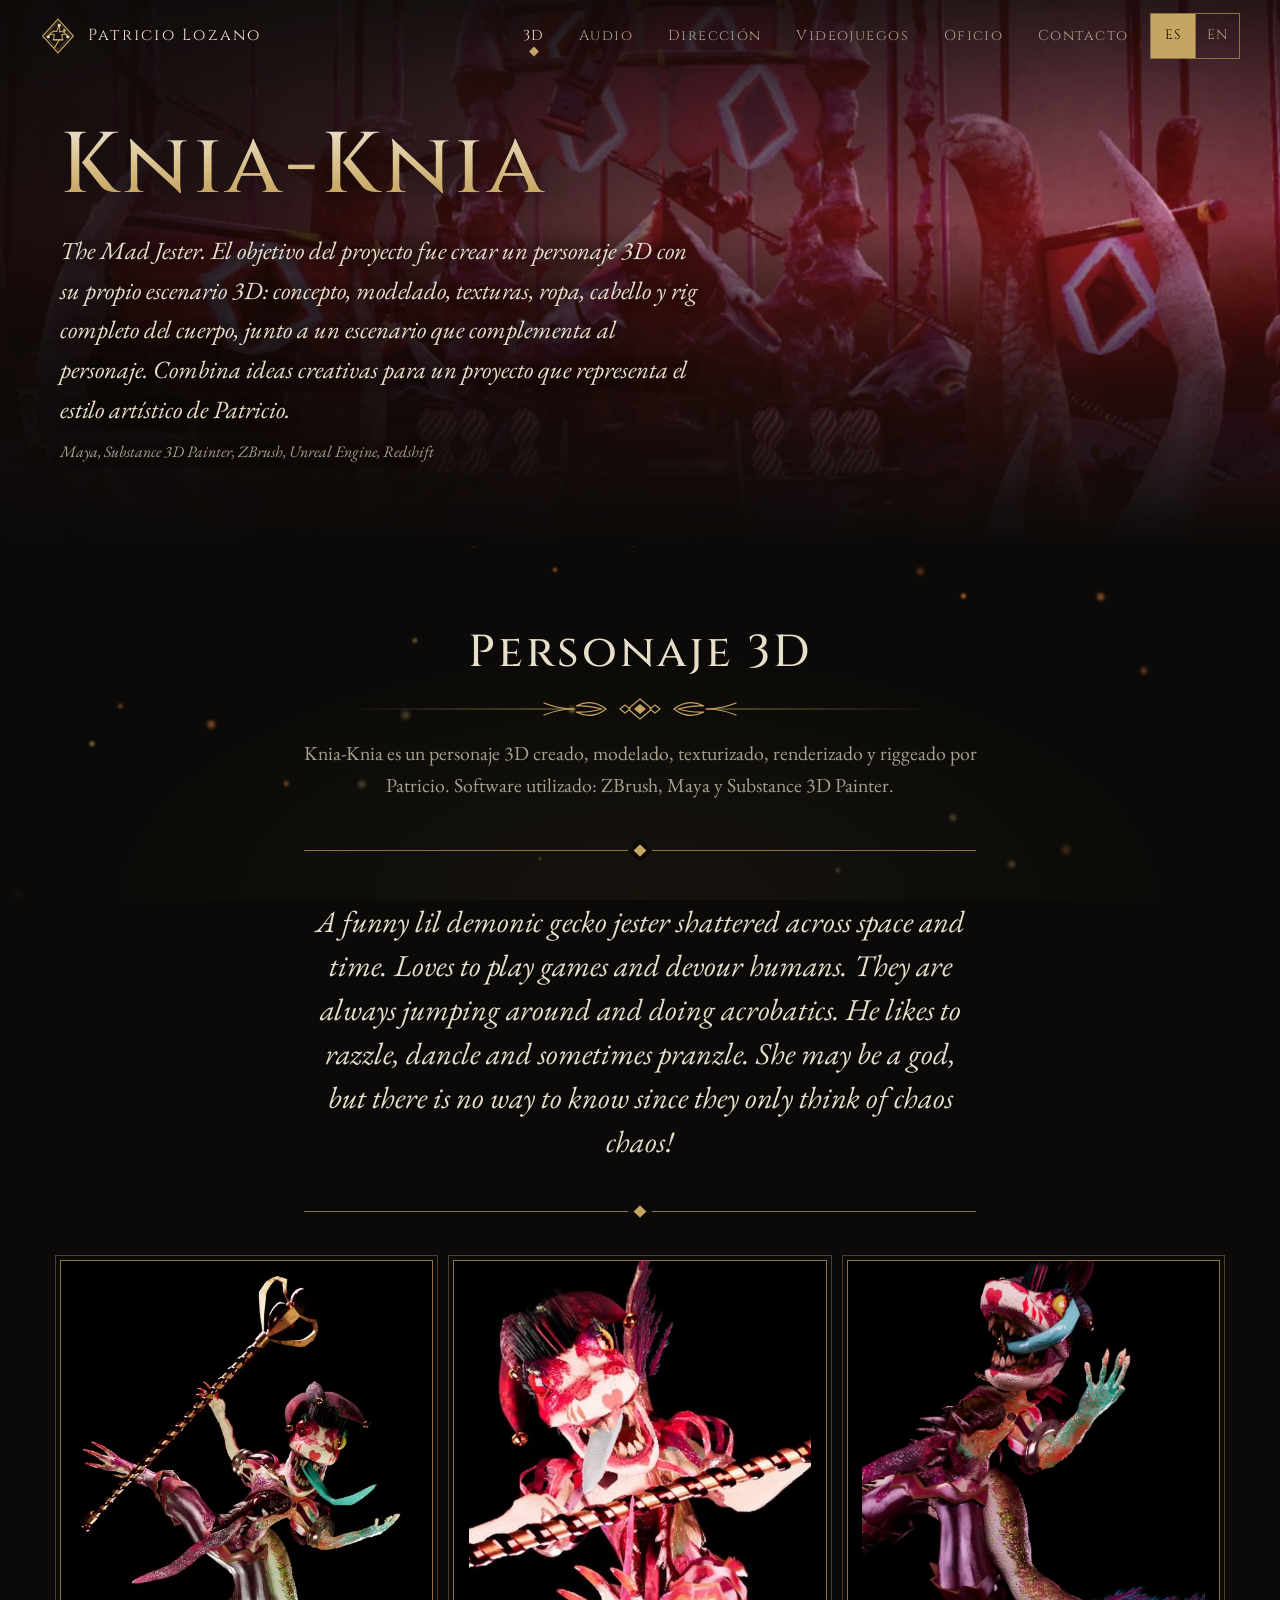
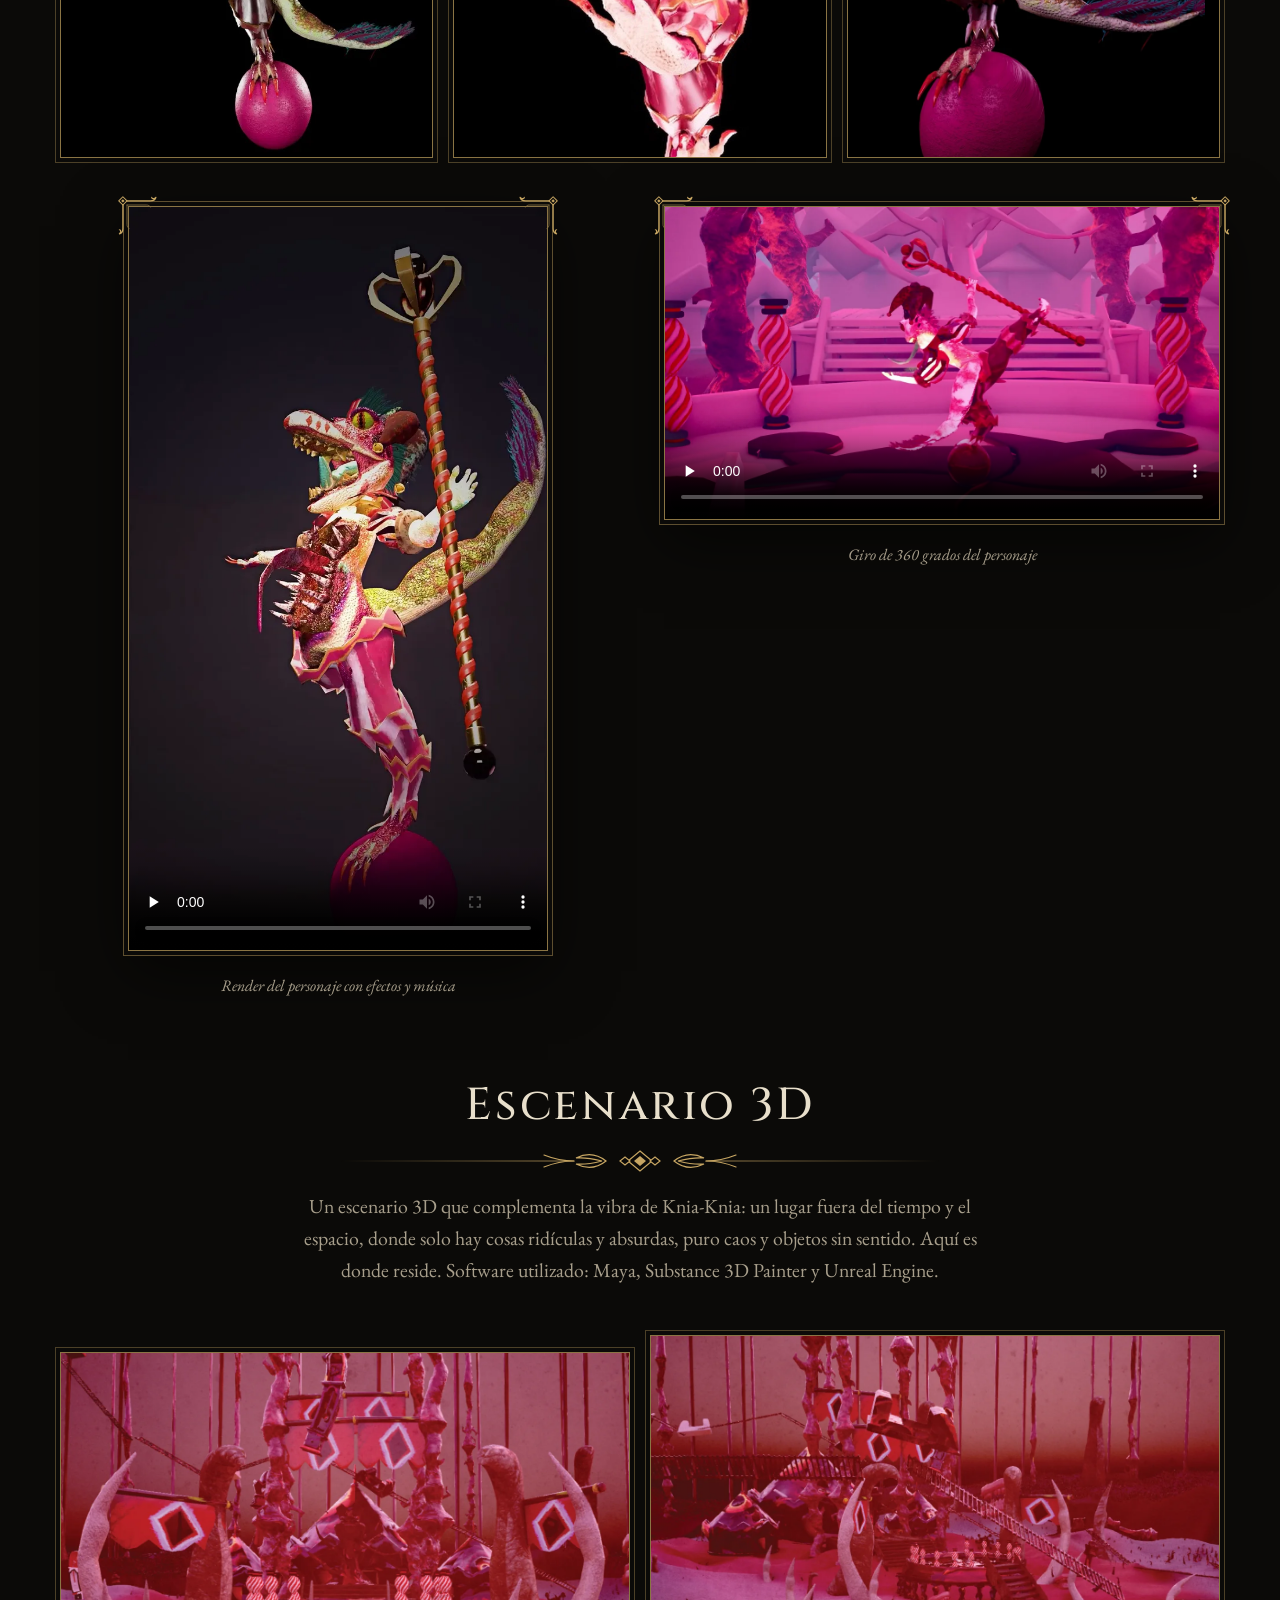
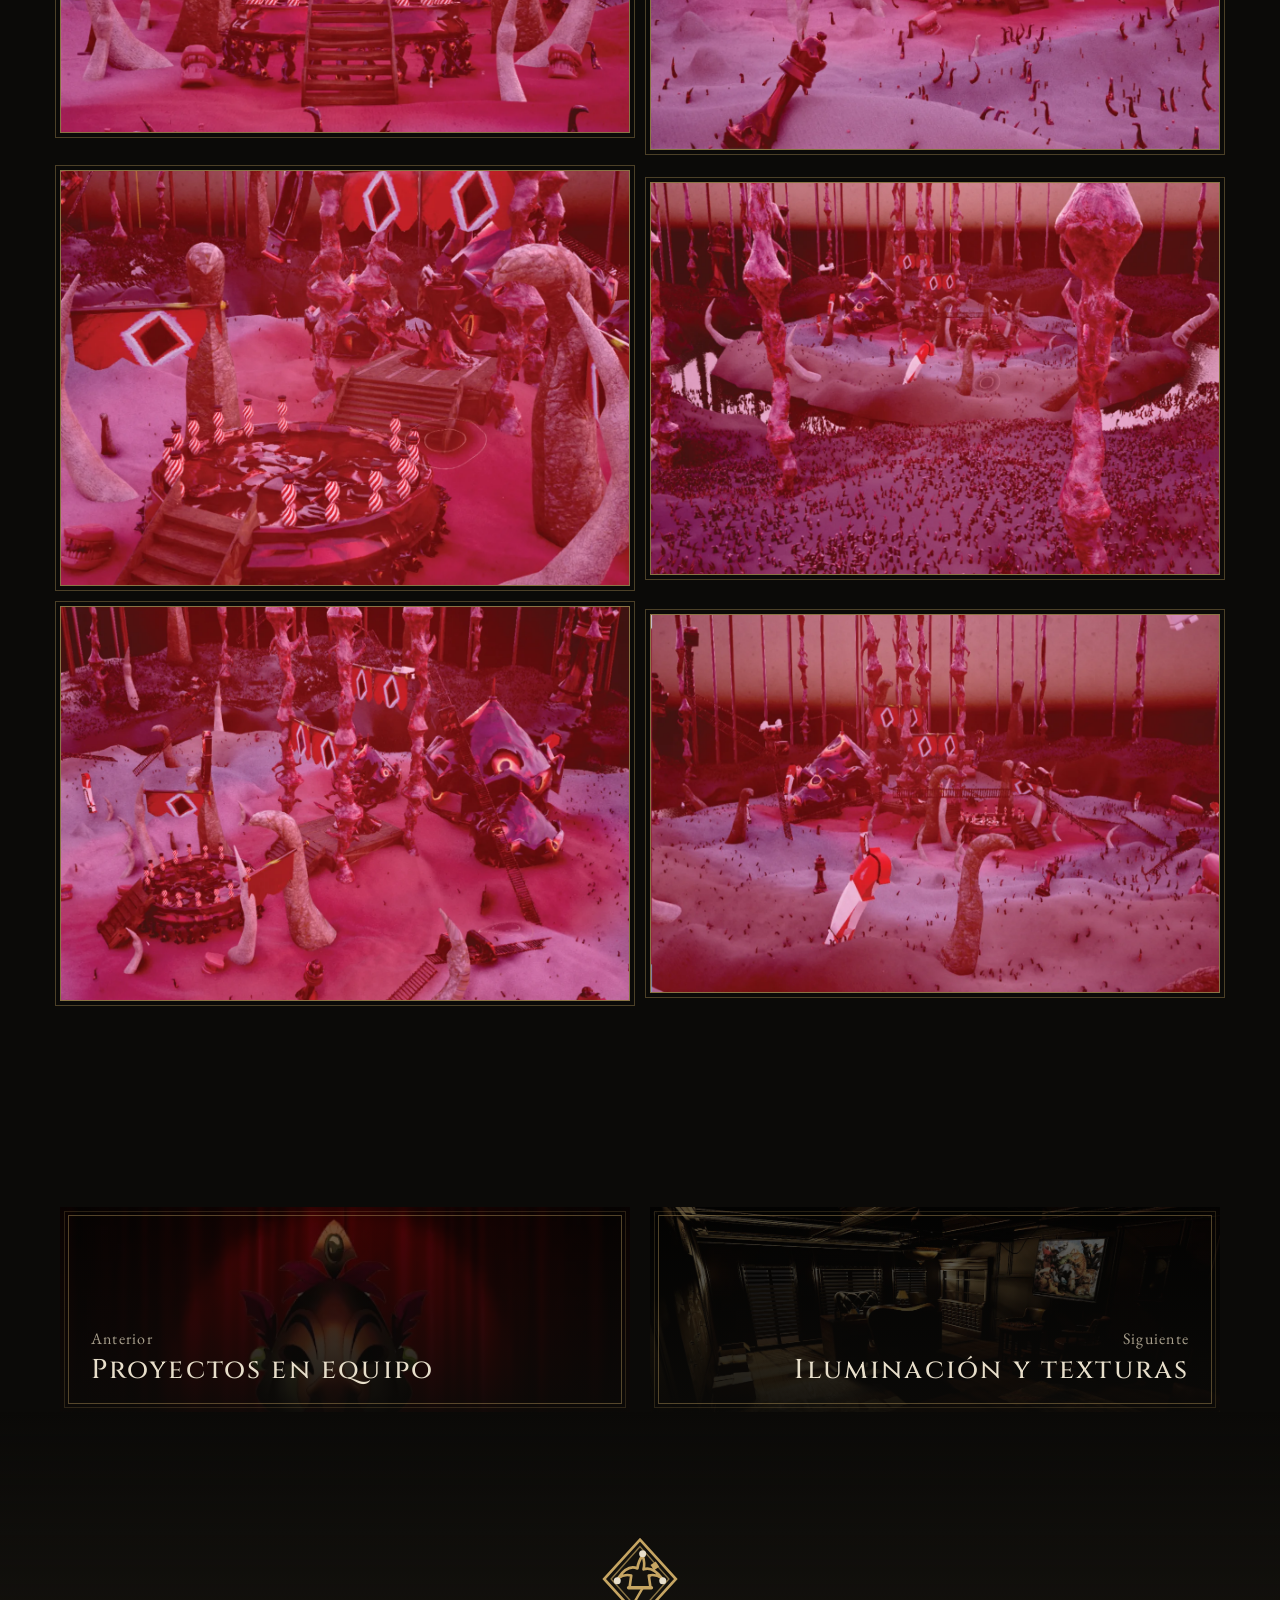
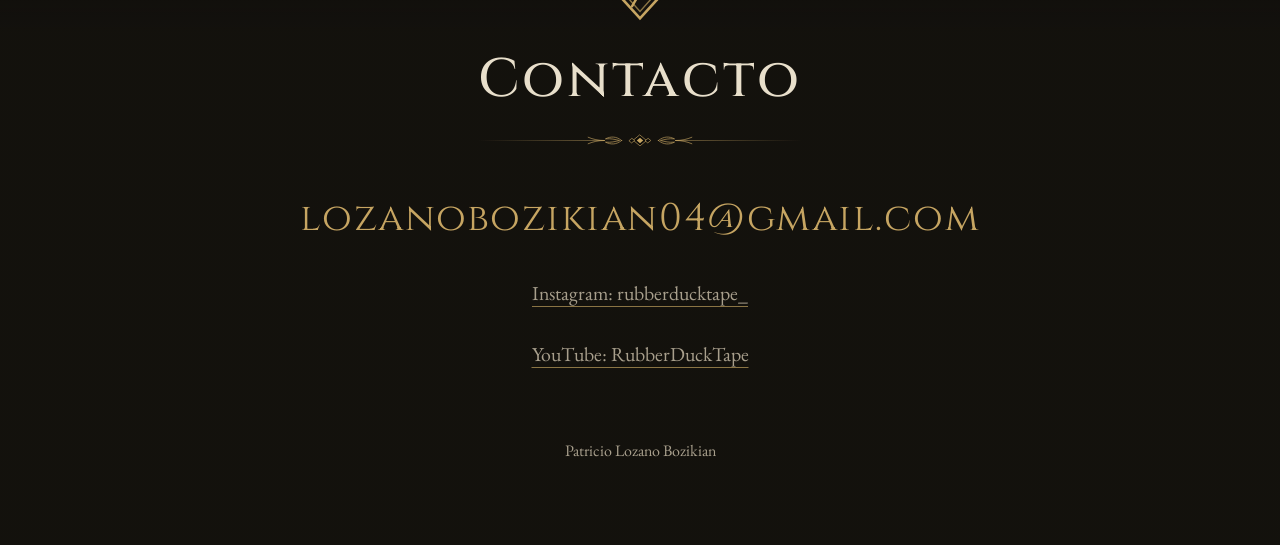
<file: knia-knia/index.html>
<!doctype html>
<html lang="es">
<head>
  <meta charset="utf-8">
  <meta name="viewport" content="width=device-width, initial-scale=1">
  <title>Knia-Knia | Patricio Lozano</title>
  <meta name="description" content="Knia-Knia, The Mad Jester: personaje 3D con su propio escenario 3D, creado por Patricio Lozano con Maya, Substance 3D Painter, ZBrush, Unreal Engine y Redshift.">
  <meta name="theme-color" content="#0b0a08">
  <link rel="icon" href="../assets/svg/crest.svg" type="image/svg+xml">
  <link rel="preconnect" href="https://fonts.googleapis.com">
  <link rel="preconnect" href="https://fonts.gstatic.com" crossorigin>
  <link href="https://fonts.googleapis.com/css2?family=Cinzel:wght@400;500;600&family=EB+Garamond:ital,wght@0,400;0,500;1,400&display=swap" rel="stylesheet">
  <link rel="stylesheet" href="../css/styles.css">
  <link rel="stylesheet" href="../css/pages.css">
  <script src="i18n.js" defer></script>
  <script src="../js/i18n.js" defer></script>
  <script src="../js/main.js" defer></script>
</head>
<body>
  <a class="skip-link" href="#contenido" data-i18n="skip">Saltar al contenido</a>
  <canvas class="embers" id="embers" aria-hidden="true"></canvas>

  <header class="nav" id="nav">
    <a class="nav__brand" href="../index.html"><img src="../assets/svg/crest.svg" alt="" width="36" height="36"><span>Patricio Lozano</span></a>
    <button class="nav__toggle" type="button" aria-expanded="false" aria-controls="nav-menu" data-i18n="nav.menu">Menú</button>
    <nav class="nav__menu" id="nav-menu" aria-label="Principal" data-i18n-attr="aria-label:nav.label">
      <a href="../3d/index.html" aria-current="true" data-i18n="nav.3d">3D</a>
      <a href="../audio/index.html" data-i18n="nav.audio">Audio</a>
      <a href="../direccion/index.html" data-i18n="nav.dir">Dirección</a>
      <a href="../proyectos/index.html" data-i18n="nav.games">Videojuegos</a>
      <a href="../oficio/index.html" data-i18n="nav.craft">Oficio</a>
      <a href="../contacto/index.html" data-i18n="nav.contact">Contacto</a>
    </nav>
    <div class="lang" role="group" aria-label="Idioma" data-i18n-attr="aria-label:lang.label">
      <button type="button" data-lang="es" lang="es" aria-pressed="true">ES</button>
      <button type="button" data-lang="en" lang="en" aria-pressed="false">EN</button>
    </div>
  </header>

  <main class="page" id="contenido">
    <header class="page-head">
      <img class="page-head__bg" src="../assets/img/knia-mundo-1.webp" width="1260" height="839" alt="" fetchpriority="high">
      <div class="page-head__text"><h1 data-i18n="pg.title">Knia-Knia</h1><p class="page-head__lead" data-i18n="pg.lead">The Mad Jester. El objetivo del proyecto fue crear un personaje 3D con su propio escenario 3D: concepto, modelado, texturas, ropa, cabello y rig completo del cuerpo, junto a un escenario que complementa al personaje. Combina ideas creativas para un proyecto que representa el estilo artístico de Patricio.</p><p class="tools">Maya, Substance 3D Painter, ZBrush, Unreal Engine, Redshift</p></div>
    </header>
    <section class="block">
      <div class="block__head" data-reveal><h2 data-i18n="pg.char.h">Personaje 3D</h2><p data-i18n="pg.char.p">Knia-Knia es un personaje 3D creado, modelado, texturizado, renderizado y riggeado por Patricio. Software utilizado: ZBrush, Maya y Substance 3D Painter.</p></div>
      <blockquote class="lore" data-reveal><p lang="en" data-i18n="pg.lore">A funny lil demonic gecko jester shattered across space and time. Loves to play games and devour humans. They are always jumping around and doing acrobatics. He likes to razzle, dancle and sometimes pranzle. She may be a god, but there is no way to know since they only think of chaos chaos!</p></blockquote>
<ul class="wall wall--3 wall--figures" data-reveal>
  <li><button type="button" data-lightbox><img src="../assets/img/hero-knia.webp" width="581" height="840" loading="lazy" alt="Knia-Knia en pose acrobática, en equilibrio sobre una esfera rosa con un cetro de bufón" data-i18n-attr="alt:pg.alt.hero"></button></li>
  <li><button type="button" data-lightbox><img src="../assets/img/knia-retrato.webp" width="1063" height="1538" loading="lazy" alt="Retrato de Knia-Knia con la lengua de fuera y el sombrero de bufón" data-i18n-attr="alt:pg.alt.retrato"></button></li>
  <li><button type="button" data-lightbox><img src="../assets/img/knia-saludo.webp" width="765" height="1107" loading="lazy" alt="Knia-Knia con la mano levantada sobre una esfera rosa" data-i18n-attr="alt:pg.alt.saludo"></button></li>
</ul>
      <div class="films">
        <figure class="film film--tall" data-reveal><video controls preload="none" playsinline poster="../assets/video/knia-render.webp" width="1080" height="1920" src="../assets/video/knia-render.mp4"></video><figcaption data-i18n="pg.cap.render">Render del personaje con efectos y música</figcaption></figure>
        <figure class="film" data-reveal><video controls preload="none" playsinline poster="../assets/video/knia-giro.webp" width="1920" height="1080" src="../assets/video/knia-giro.mp4"></video><figcaption data-i18n="pg.cap.giro">Giro de 360 grados del personaje</figcaption></figure>
      </div>
    </section>
    <section class="block">
      <div class="block__head" data-reveal><h2 data-i18n="pg.env.h">Escenario 3D</h2><p data-i18n="pg.env.p">Un escenario 3D que complementa la vibra de Knia-Knia: un lugar fuera del tiempo y el espacio, donde solo hay cosas ridículas y absurdas, puro caos y objetos sin sentido. Aquí es donde reside. Software utilizado: Maya, Substance 3D Painter y Unreal Engine.</p></div>
<ul class="wall wall--2" data-reveal>
  <li><button type="button" data-lightbox><img src="../assets/img/knia-mundo-1.webp" width="1260" height="839" loading="lazy" alt="Escenario rojo de Knia-Knia: una tarima con estandartes de rombos entre colmillos gigantes" data-i18n-attr="alt:pg.alt.m1"></button></li>
  <li><button type="button" data-lightbox><img src="../assets/img/knia-mundo-2.webp" width="1237" height="901" loading="lazy" alt="Escalera, tarima y estandartes entre colmillos sobre dunas rosadas del escenario de Knia-Knia" data-i18n-attr="alt:pg.alt.m2"></button></li>
  <li><button type="button" data-lightbox><img src="../assets/img/knia-mundo-3.webp" width="1215" height="885" loading="lazy" alt="Vista amplia del escenario de Knia-Knia" data-i18n-attr="alt:pg.alt.m3"></button></li>
  <li><button type="button" data-lightbox><img src="../assets/img/knia-mundo-4.webp" width="1254" height="863" loading="lazy" alt="Isla de arena rodeada de columnas carnosas y un campo de púas rojas" data-i18n-attr="alt:pg.alt.m4"></button></li>
  <li><button type="button" data-lightbox><img src="../assets/img/knia-mundo-5.webp" width="1255" height="869" loading="lazy" alt="Tarima circular, tiendas y estandartes de rombos entre colmillos en el escenario" data-i18n-attr="alt:pg.alt.m5"></button></li>
  <li><button type="button" data-lightbox><img src="../assets/img/knia-mundo-6.webp" width="1263" height="838" loading="lazy" alt="Tiendas y columnas en el escenario de Knia-Knia" data-i18n-attr="alt:pg.alt.m6"></button></li>
</ul>
    </section>
  </main>

  <nav class="pager" aria-label="Otras secciones" data-i18n-attr="aria-label:pager.label">
    <a class="pager__link pager__link--prev" href="../proyectos/index.html">
      <img src="../assets/img/juego-mask.webp" width="512" height="399" loading="lazy" alt="">
      <span><small data-i18n="pager.prev">Anterior</small><strong data-i18n="name.projects">Proyectos en equipo</strong></span>
    </a>
    <a class="pager__link pager__link--next" href="../iluminacion-y-texturas/index.html">
      <img src="../assets/img/luz-oficina.webp" width="1280" height="719" loading="lazy" alt="">
      <span><small data-i18n="pager.next">Siguiente</small><strong data-i18n="light.title">Iluminación y texturas</strong></span>
    </a>
  </nav>

  <footer class="footer" id="contacto">
    <img class="footer__crest" src="../assets/svg/crest.svg" alt="" width="96" height="96" loading="lazy">
    <h2 data-i18n="contact.title">Contacto</h2>
    <a class="footer__mail" href="mailto:lozanobozikian04@gmail.com">lozanobozikian04@gmail.com</a>
    <p><a href="https://www.instagram.com/rubberducktape_/" target="_blank" rel="noopener">Instagram: rubberducktape_</a></p>
    <p><a href="https://www.youtube.com/@RubberDuckTape" target="_blank" rel="noopener">YouTube: RubberDuckTape</a></p>
    <p class="footer__legal">Patricio Lozano Bozikian</p>
  </footer>

  <dialog class="lightbox" id="lightbox" aria-label="Imagen ampliada" data-i18n-attr="aria-label:lightbox.label">
    <img alt="">
    <button type="button" class="lightbox__close" data-i18n="lightbox.close">Cerrar</button>
  </dialog>
</body>
</html>
</file>
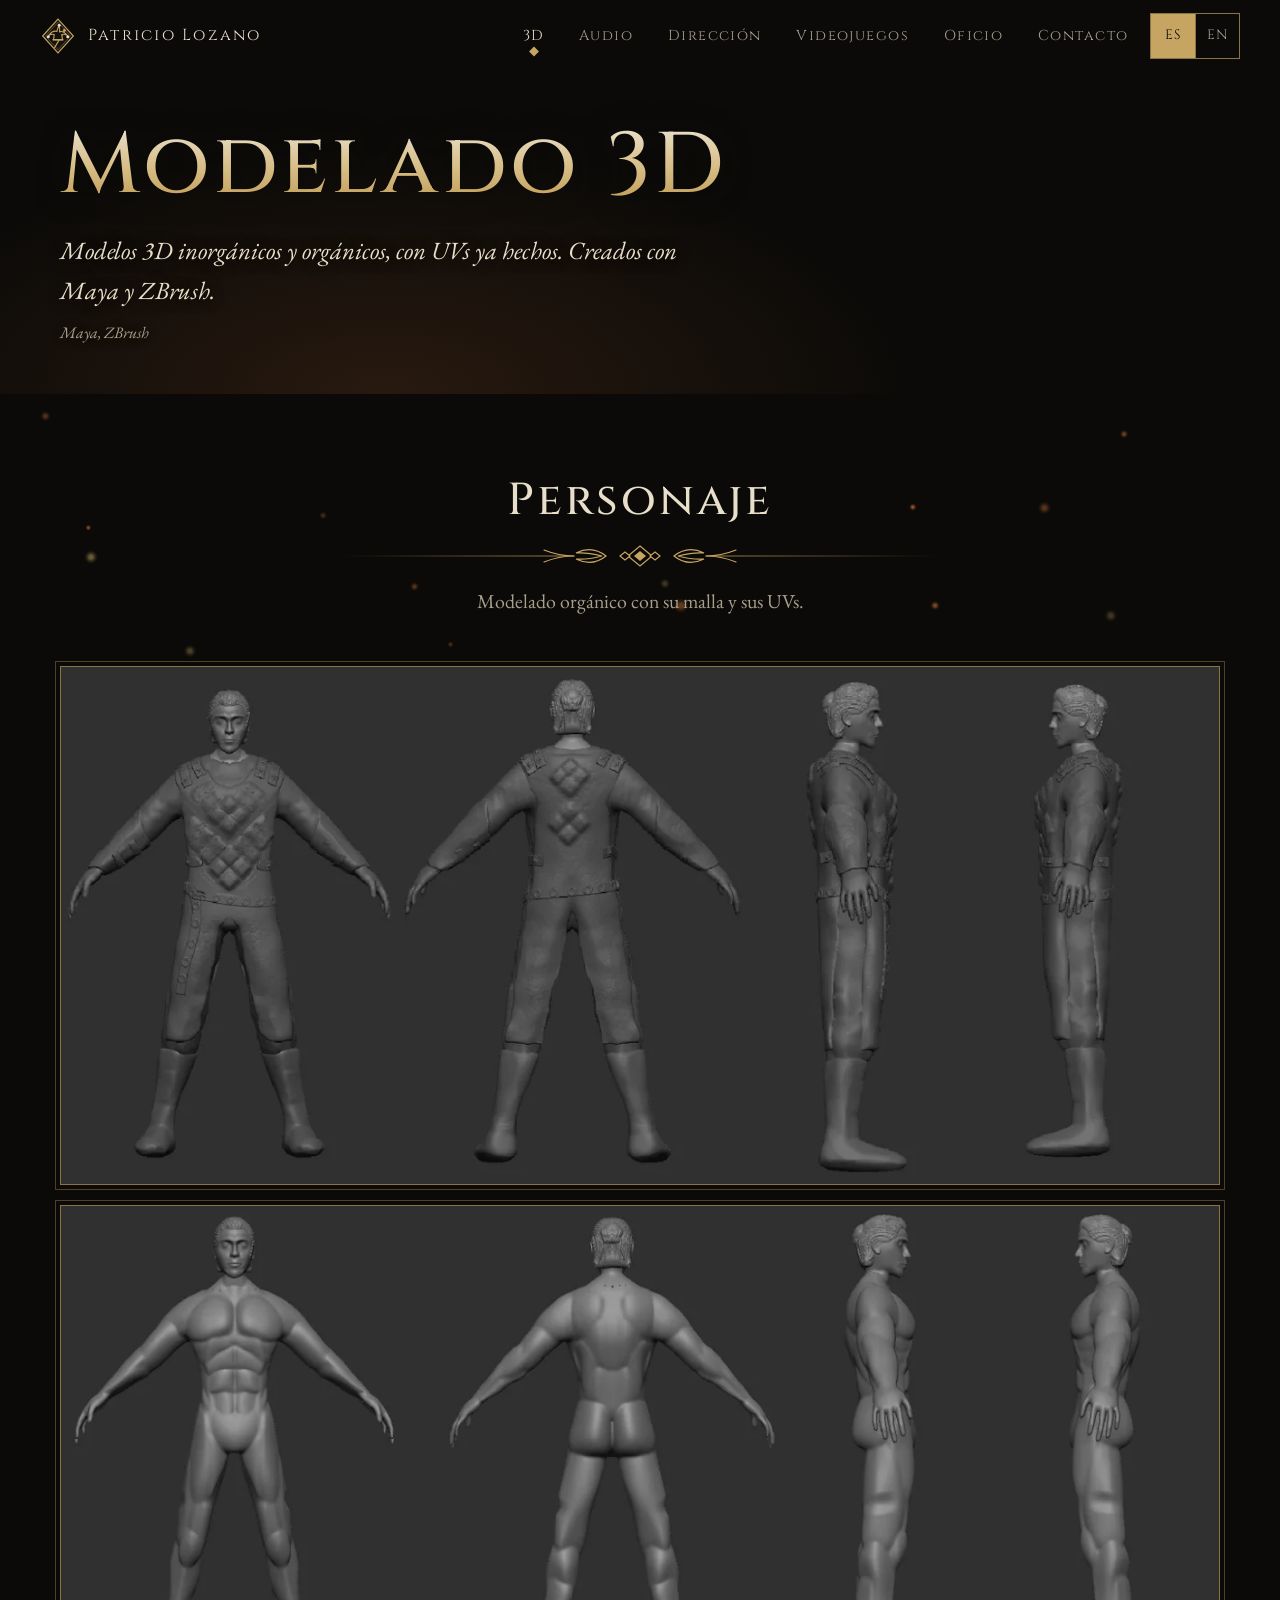
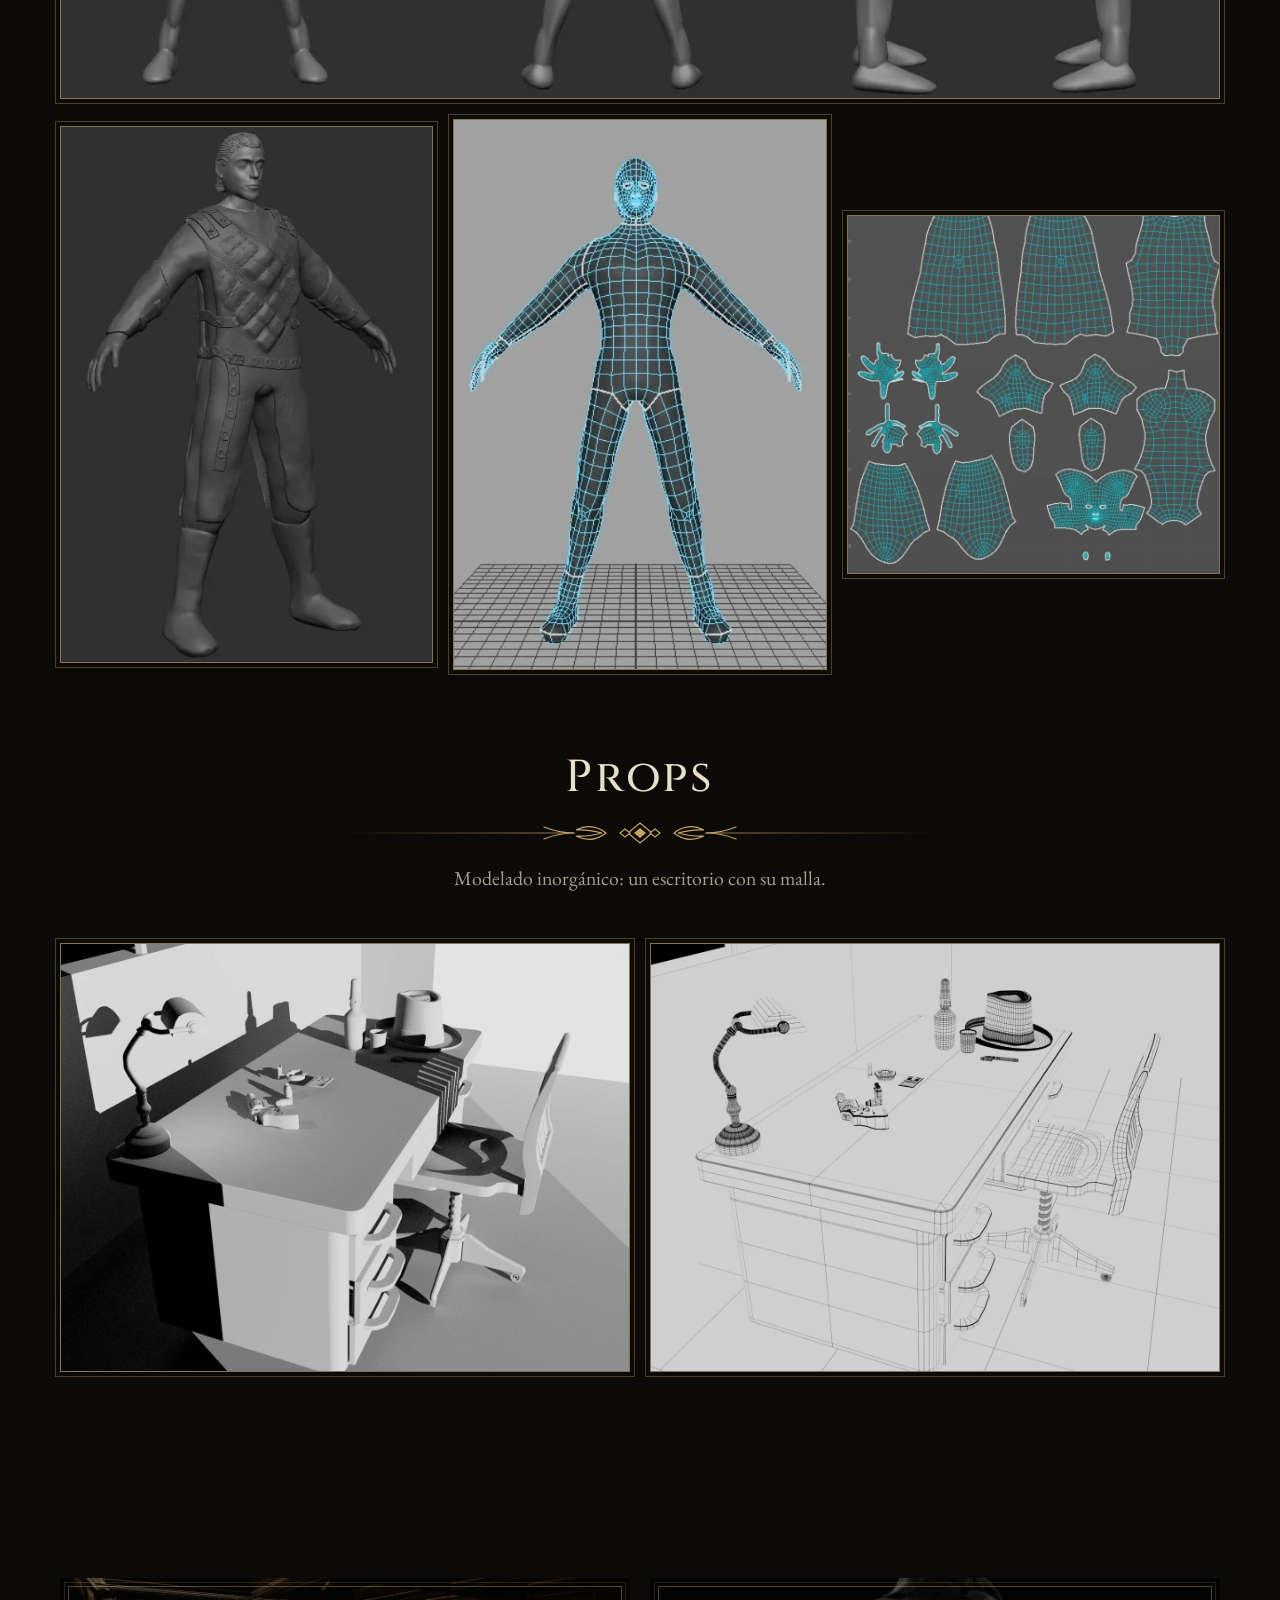
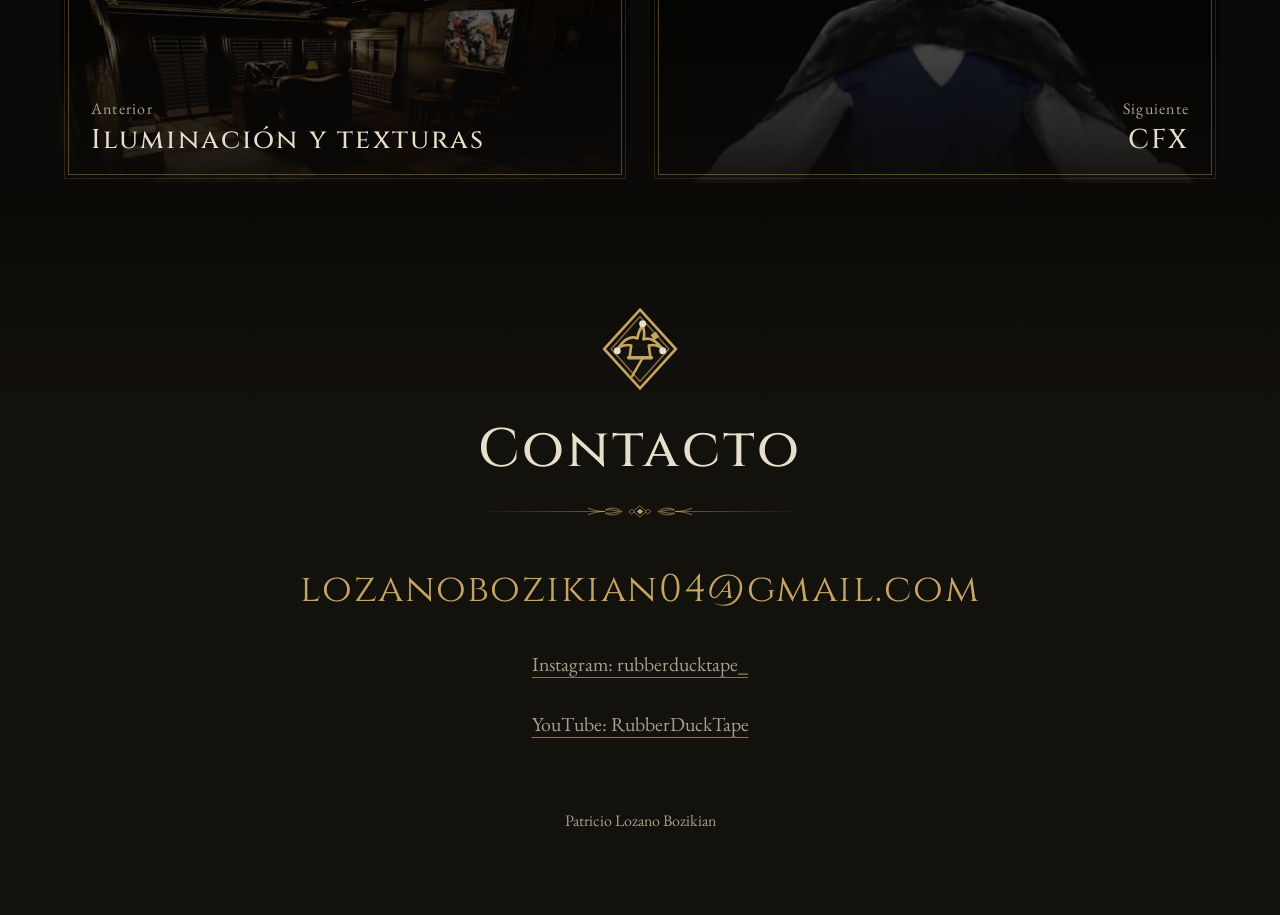
<file: modelado-3d/index.html>
<!doctype html>
<html lang="es">
<head>
  <meta charset="utf-8">
  <meta name="viewport" content="width=device-width, initial-scale=1">
  <title>Modelado 3D | Patricio Lozano</title>
  <meta name="description" content="Modelos 3D orgánicos e inorgánicos de Patricio Lozano, creados con Maya y ZBrush y con UVs ya hechos.">
  <meta name="theme-color" content="#0b0a08">
  <link rel="icon" href="../assets/svg/crest.svg" type="image/svg+xml">
  <link rel="preconnect" href="https://fonts.googleapis.com">
  <link rel="preconnect" href="https://fonts.gstatic.com" crossorigin>
  <link href="https://fonts.googleapis.com/css2?family=Cinzel:wght@400;500;600&family=EB+Garamond:ital,wght@0,400;0,500;1,400&display=swap" rel="stylesheet">
  <link rel="stylesheet" href="../css/styles.css">
  <link rel="stylesheet" href="../css/pages.css">
  <script src="i18n.js" defer></script>
  <script src="../js/i18n.js" defer></script>
  <script src="../js/main.js" defer></script>
</head>
<body>
  <a class="skip-link" href="#contenido" data-i18n="skip">Saltar al contenido</a>
  <canvas class="embers" id="embers" aria-hidden="true"></canvas>

  <header class="nav" id="nav">
    <a class="nav__brand" href="../index.html"><img src="../assets/svg/crest.svg" alt="" width="36" height="36"><span>Patricio Lozano</span></a>
    <button class="nav__toggle" type="button" aria-expanded="false" aria-controls="nav-menu" data-i18n="nav.menu">Menú</button>
    <nav class="nav__menu" id="nav-menu" aria-label="Principal" data-i18n-attr="aria-label:nav.label">
      <a href="../3d/index.html" aria-current="true" data-i18n="nav.3d">3D</a>
      <a href="../audio/index.html" data-i18n="nav.audio">Audio</a>
      <a href="../direccion/index.html" data-i18n="nav.dir">Dirección</a>
      <a href="../proyectos/index.html" data-i18n="nav.games">Videojuegos</a>
      <a href="../oficio/index.html" data-i18n="nav.craft">Oficio</a>
      <a href="../contacto/index.html" data-i18n="nav.contact">Contacto</a>
    </nav>
    <div class="lang" role="group" aria-label="Idioma" data-i18n-attr="aria-label:lang.label">
      <button type="button" data-lang="es" lang="es" aria-pressed="true">ES</button>
      <button type="button" data-lang="en" lang="en" aria-pressed="false">EN</button>
    </div>
  </header>

  <main class="page" id="contenido">
<header class="page-head page-head--plain">
      <div class="page-head__text"><h1 data-i18n="pg.title">Modelado 3D</h1><p class="page-head__lead" data-i18n="pg.lead">Modelos 3D inorgánicos y orgánicos, con UVs ya hechos. Creados con Maya y ZBrush.</p><p class="tools">Maya, ZBrush</p></div>
    </header>
    <section class="block">
      <div class="block__head" data-reveal><h2 data-i18n="pg.c.h">Personaje</h2><p data-i18n="pg.c.p">Modelado orgánico con su malla y sus UVs.</p></div>
      <ul class="wall" data-reveal>
        <li class="is-wide"><button type="button" data-lightbox><img src="../assets/img/modelado-vistas.webp" width="1280" height="572" loading="lazy" alt="Personaje masculino modelado, en vistas de frente, espalda y perfiles, en gris sobre fondo oscuro" data-i18n-attr="alt:pg.c.vistas"></button></li>
        <li class="is-wide"><button type="button" data-lightbox><img src="../assets/img/modelado-cuerpo.webp" width="1280" height="543" loading="lazy" alt="Cuatro vistas del cuerpo del personaje con ropa de aventurero y botas" data-i18n-attr="alt:pg.c.cuerpo"></button></li>
        <li><button type="button" data-lightbox><img src="../assets/img/modelado.webp" width="552" height="796" loading="lazy" alt="Personaje con chaleco acolchado, cinturón y botas, en vista de tres cuartos" data-i18n-attr="alt:pg.c.modelado"></button></li>
        <li><button type="button" data-lightbox><img src="../assets/img/modelado-malla.webp" width="468" height="693" loading="lazy" alt="Malla de topología del cuerpo completo del personaje, en azul sobre gris" data-i18n-attr="alt:pg.c.malla"></button></li>
        <li><button type="button" data-lightbox><img src="../assets/img/modelado-uvs.webp" width="798" height="766" loading="lazy" alt="Mapa de UVs del personaje con piezas del cuerpo, manos y rostro ordenadas en el espacio" data-i18n-attr="alt:pg.c.uvs"></button></li>
      </ul>
    </section>
    <section class="block">
      <div class="block__head" data-reveal><h2 data-i18n="pg.p.h">Props</h2><p data-i18n="pg.p.p">Modelado inorgánico: un escritorio con su malla.</p></div>
      <ul class="wall wall--2" data-reveal>
        <li><button type="button" data-lightbox><img src="../assets/img/modelado-escritorio.webp" width="1280" height="962" loading="lazy" alt="Escritorio con lámpara, silla de oficina y objetos sobre la mesa, en gris" data-i18n-attr="alt:pg.p.escritorio"></button></li>
        <li><button type="button" data-lightbox><img src="../assets/img/modelado-escritorio-malla.webp" width="1280" height="962" loading="lazy" alt="Malla de alambre de un escritorio con lámpara, silla y objetos sobre la mesa" data-i18n-attr="alt:pg.p.malla"></button></li>
      </ul>
    </section>
  </main>

  <nav class="pager" aria-label="Otras secciones" data-i18n-attr="aria-label:pager.label">
    <a class="pager__link pager__link--prev" href="../iluminacion-y-texturas/index.html">
      <img src="../assets/img/luz-oficina.webp" width="1280" height="719" loading="lazy" alt="">
      <span><small data-i18n="pager.prev">Anterior</small><strong data-i18n="light.title">Iluminación y texturas</strong></span>
    </a>
    <a class="pager__link pager__link--next" href="../cfx/index.html">
      <img src="../assets/img/cfx-traje.webp" width="409" height="764" loading="lazy" alt="">
      <span><small data-i18n="pager.next">Siguiente</small><strong>CFX</strong></span>
    </a>
  </nav>

  <footer class="footer" id="contacto">
    <img class="footer__crest" src="../assets/svg/crest.svg" alt="" width="96" height="96" loading="lazy">
    <h2 data-i18n="contact.title">Contacto</h2>
    <a class="footer__mail" href="mailto:lozanobozikian04@gmail.com">lozanobozikian04@gmail.com</a>
    <p><a href="https://www.instagram.com/rubberducktape_/" target="_blank" rel="noopener">Instagram: rubberducktape_</a></p>
    <p><a href="https://www.youtube.com/@RubberDuckTape" target="_blank" rel="noopener">YouTube: RubberDuckTape</a></p>
    <p class="footer__legal">Patricio Lozano Bozikian</p>
  </footer>

  <dialog class="lightbox" id="lightbox" aria-label="Imagen ampliada" data-i18n-attr="aria-label:lightbox.label">
    <img alt="">
    <button type="button" class="lightbox__close" data-i18n="lightbox.close">Cerrar</button>
  </dialog>
</body>
</html>
</file>
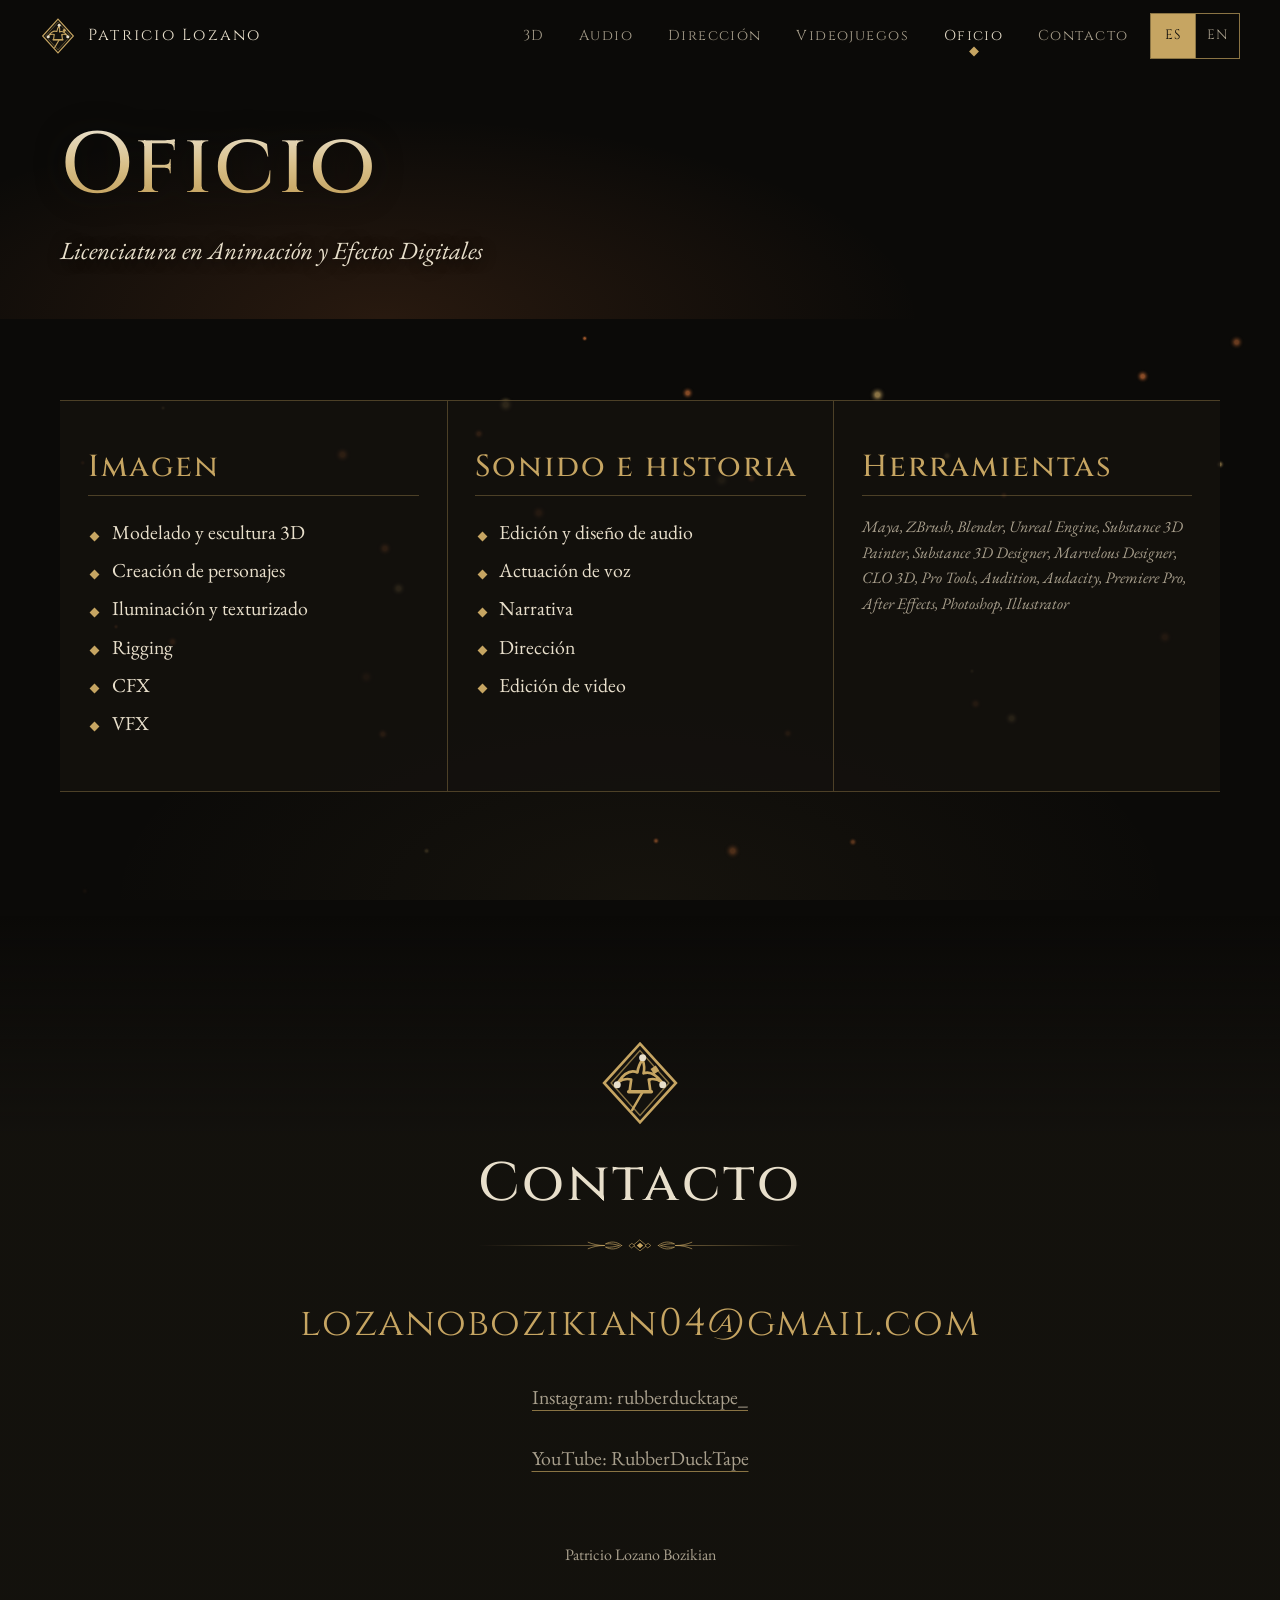
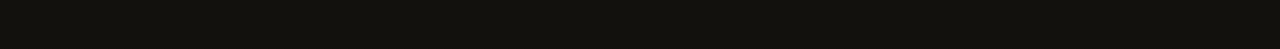
<file: oficio/index.html>
<!doctype html>
<html lang="es">
<head>
  <meta charset="utf-8">
  <meta name="viewport" content="width=device-width, initial-scale=1">
  <title>Oficio | Patricio Lozano</title>
  <meta name="description" content="Formación, habilidades y herramientas de Patricio Lozano.">
  <meta name="theme-color" content="#0b0a08">
  <link rel="icon" href="../assets/svg/crest.svg" type="image/svg+xml">
  <link rel="preconnect" href="https://fonts.googleapis.com">
  <link rel="preconnect" href="https://fonts.gstatic.com" crossorigin>
  <link href="https://fonts.googleapis.com/css2?family=Cinzel:wght@400;500;600&family=EB+Garamond:ital,wght@0,400;0,500;1,400&display=swap" rel="stylesheet">
  <link rel="stylesheet" href="../css/styles.css">
  <link rel="stylesheet" href="../css/pages.css">
  <script src="i18n.js" defer></script>
  <script src="../js/i18n.js" defer></script>
  <script src="../js/main.js" defer></script>
</head>
<body>
  <a class="skip-link" href="#contenido" data-i18n="skip">Saltar al contenido</a>
  <canvas class="embers" id="embers" aria-hidden="true"></canvas>

  <header class="nav" id="nav">
    <a class="nav__brand" href="../index.html"><img src="../assets/svg/crest.svg" alt="" width="36" height="36"><span>Patricio Lozano</span></a>
    <button class="nav__toggle" type="button" aria-expanded="false" aria-controls="nav-menu" data-i18n="nav.menu">Menú</button>
    <nav class="nav__menu" id="nav-menu" aria-label="Principal" data-i18n-attr="aria-label:nav.label">
      <a href="../3d/index.html" data-i18n="nav.3d">3D</a>
      <a href="../audio/index.html" data-i18n="nav.audio">Audio</a>
      <a href="../direccion/index.html" data-i18n="nav.dir">Dirección</a>
      <a href="../proyectos/index.html" data-i18n="nav.games">Videojuegos</a>
      <a href="../oficio/index.html" aria-current="page" data-i18n="nav.craft">Oficio</a>
      <a href="../contacto/index.html" data-i18n="nav.contact">Contacto</a>
    </nav>
    <div class="lang" role="group" aria-label="Idioma" data-i18n-attr="aria-label:lang.label">
      <button type="button" data-lang="es" lang="es" aria-pressed="true">ES</button>
      <button type="button" data-lang="en" lang="en" aria-pressed="false">EN</button>
    </div>
  </header>

  <main class="page" id="contenido">
    <header class="page-head page-head--plain">
      <div class="page-head__text"><h1 data-i18n="craft.title">Oficio</h1><p class="page-head__lead" data-i18n="craft.intro">Licenciatura en Animación y Efectos Digitales</p></div>
    </header>
    <section class="block">
      <div class="sheet" data-reveal>
        <div><h2 data-i18n="craft.c1">Imagen</h2><ul><li data-i18n="craft.s1">Modelado y escultura 3D</li><li data-i18n="craft.s2">Creación de personajes</li><li data-i18n="craft.s3">Iluminación y texturizado</li><li>Rigging</li><li>CFX</li><li>VFX</li></ul></div>
        <div><h2 data-i18n="craft.c2">Sonido e historia</h2><ul><li data-i18n="craft.s4">Edición y diseño de audio</li><li data-i18n="craft.s5">Actuación de voz</li><li data-i18n="craft.s6">Narrativa</li><li data-i18n="craft.s7">Dirección</li><li data-i18n="craft.s8">Edición de video</li></ul></div>
        <div><h2 data-i18n="craft.c3">Herramientas</h2><p class="tools">Maya, ZBrush, Blender, Unreal Engine, Substance 3D Painter, Substance 3D Designer, Marvelous Designer, CLO 3D, Pro Tools, Audition, Audacity, Premiere Pro, After Effects, Photoshop, Illustrator</p></div>
      </div>
    </section>
  </main>

  <footer class="footer" id="contacto">
    <img class="footer__crest" src="../assets/svg/crest.svg" alt="" width="96" height="96" loading="lazy">
    <h2 data-i18n="contact.title">Contacto</h2>
    <a class="footer__mail" href="mailto:lozanobozikian04@gmail.com">lozanobozikian04@gmail.com</a>
    <p><a href="https://www.instagram.com/rubberducktape_/" target="_blank" rel="noopener">Instagram: rubberducktape_</a></p>
    <p><a href="https://www.youtube.com/@RubberDuckTape" target="_blank" rel="noopener">YouTube: RubberDuckTape</a></p>
    <p class="footer__legal">Patricio Lozano Bozikian</p>
  </footer>

  <dialog class="lightbox" id="lightbox" aria-label="Imagen ampliada" data-i18n-attr="aria-label:lightbox.label">
    <img alt="">
    <button type="button" class="lightbox__close" data-i18n="lightbox.close">Cerrar</button>
  </dialog>
</body>
</html>
</file>
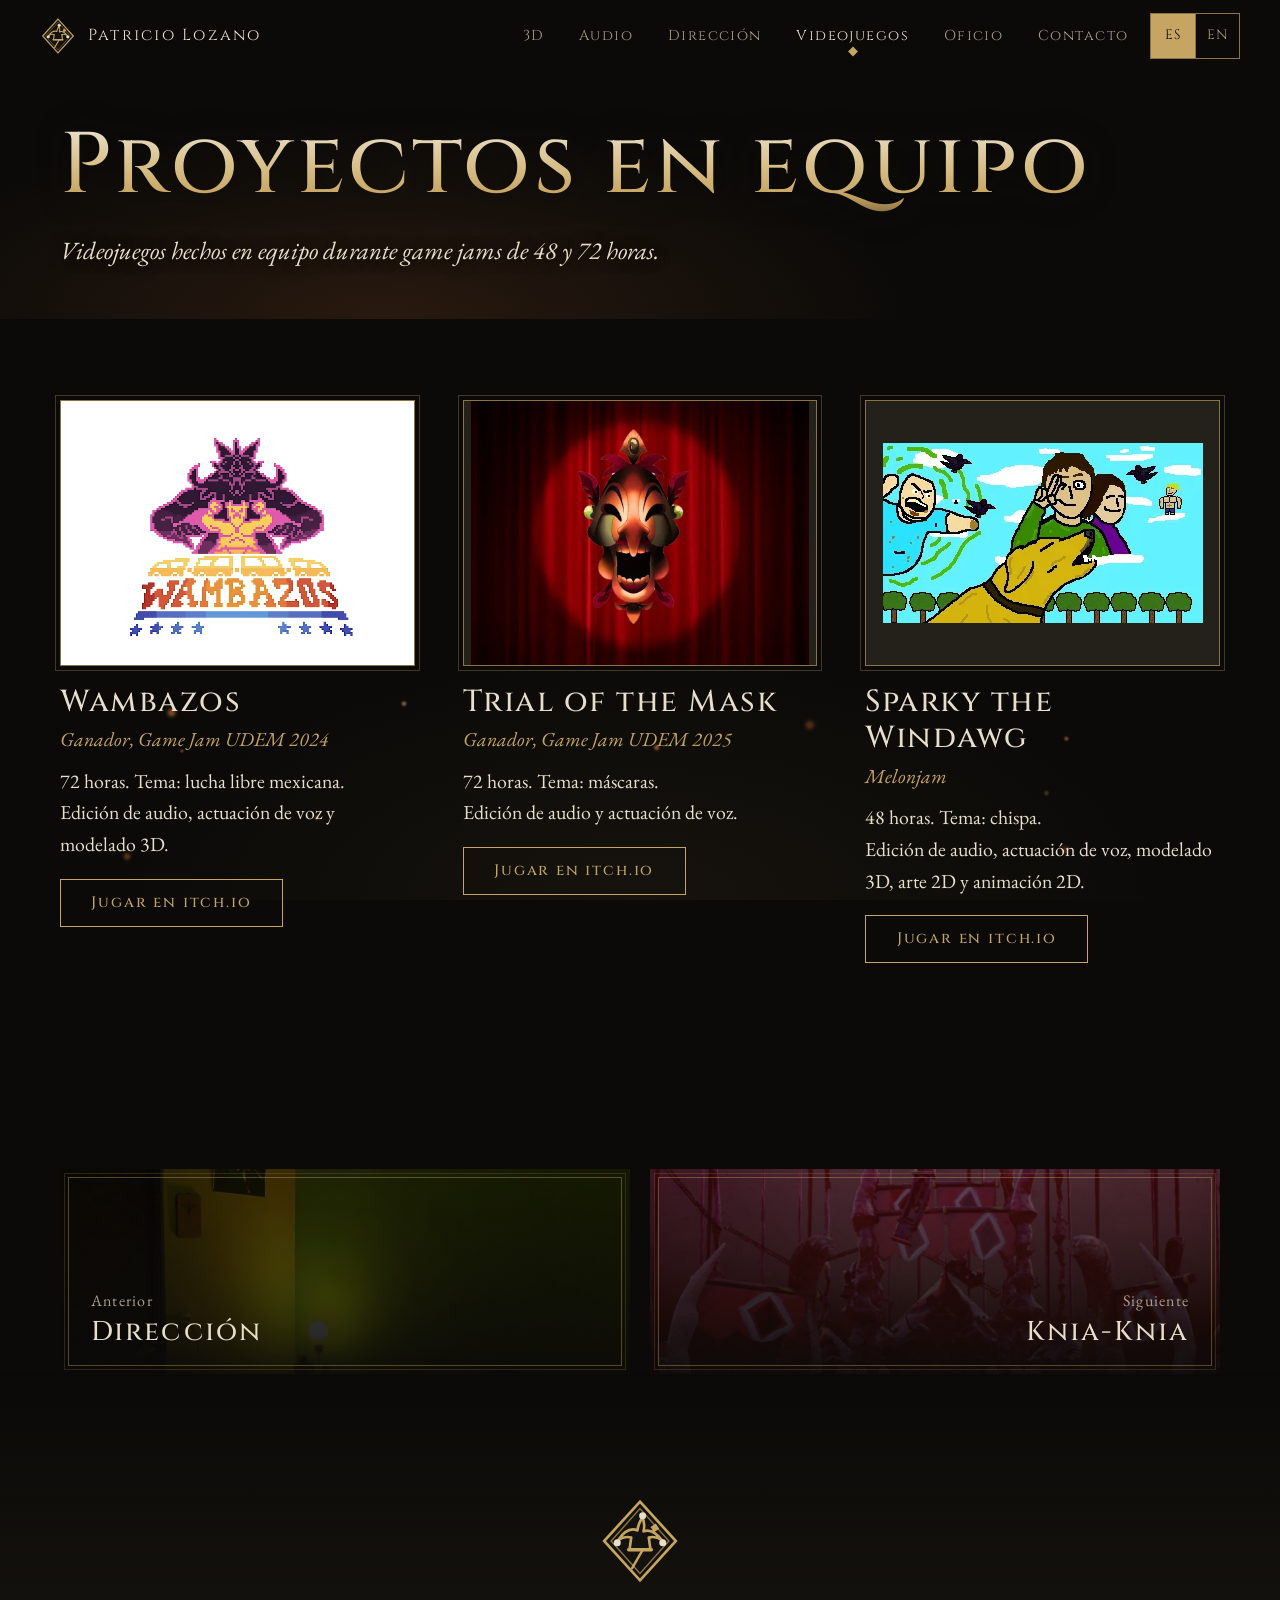
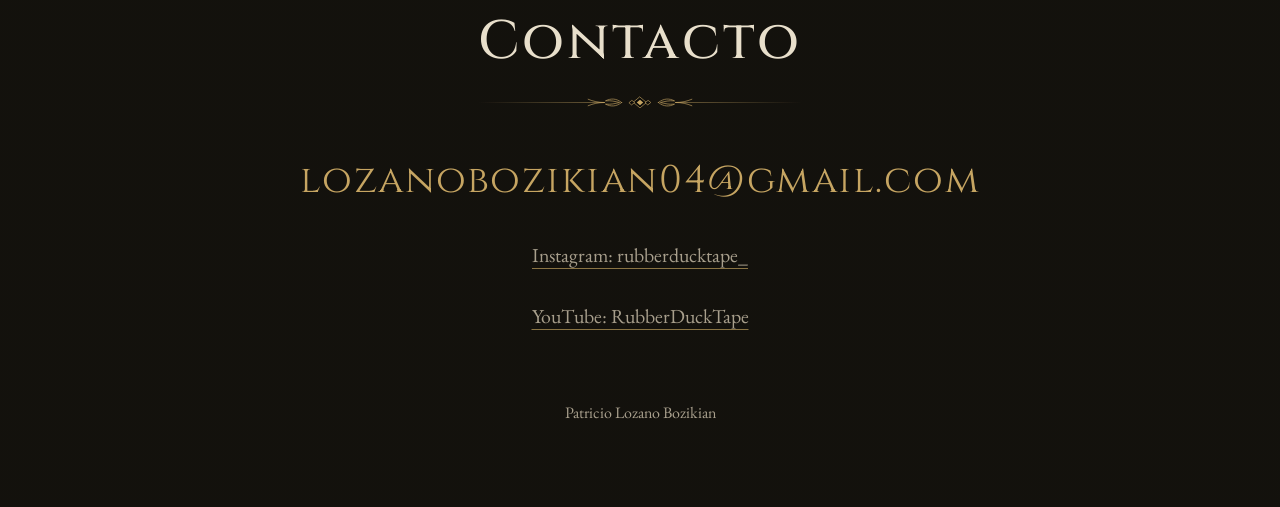
<file: proyectos/index.html>
<!doctype html>
<html lang="es">
<head>
  <meta charset="utf-8">
  <meta name="viewport" content="width=device-width, initial-scale=1">
  <title>Proyectos en equipo | Patricio Lozano</title>
  <meta name="description" content="Videojuegos colaborativos de Patricio Lozano hechos en game jams de 48 y 72 horas.">
  <meta name="theme-color" content="#0b0a08">
  <link rel="icon" href="../assets/svg/crest.svg" type="image/svg+xml">
  <link rel="preconnect" href="https://fonts.googleapis.com">
  <link rel="preconnect" href="https://fonts.gstatic.com" crossorigin>
  <link href="https://fonts.googleapis.com/css2?family=Cinzel:wght@400;500;600&family=EB+Garamond:ital,wght@0,400;0,500;1,400&display=swap" rel="stylesheet">
  <link rel="stylesheet" href="../css/styles.css">
  <link rel="stylesheet" href="../css/pages.css">
  <script src="i18n.js" defer></script>
  <script src="../js/i18n.js" defer></script>
  <script src="../js/main.js" defer></script>
</head>
<body>
  <a class="skip-link" href="#contenido" data-i18n="skip">Saltar al contenido</a>
  <canvas class="embers" id="embers" aria-hidden="true"></canvas>

  <header class="nav" id="nav">
    <a class="nav__brand" href="../index.html"><img src="../assets/svg/crest.svg" alt="" width="36" height="36"><span>Patricio Lozano</span></a>
    <button class="nav__toggle" type="button" aria-expanded="false" aria-controls="nav-menu" data-i18n="nav.menu">Menú</button>
    <nav class="nav__menu" id="nav-menu" aria-label="Principal" data-i18n-attr="aria-label:nav.label">
      <a href="../3d/index.html" data-i18n="nav.3d">3D</a>
      <a href="../audio/index.html" data-i18n="nav.audio">Audio</a>
      <a href="../direccion/index.html" data-i18n="nav.dir">Dirección</a>
      <a href="../proyectos/index.html" aria-current="page" data-i18n="nav.games">Videojuegos</a>
      <a href="../oficio/index.html" data-i18n="nav.craft">Oficio</a>
      <a href="../contacto/index.html" data-i18n="nav.contact">Contacto</a>
    </nav>
    <div class="lang" role="group" aria-label="Idioma" data-i18n-attr="aria-label:lang.label">
      <button type="button" data-lang="es" lang="es" aria-pressed="true">ES</button>
      <button type="button" data-lang="en" lang="en" aria-pressed="false">EN</button>
    </div>
  </header>

  <main class="page" id="contenido">
    <header class="page-head page-head--plain">
      <div class="page-head__text">
        <h1 data-i18n="pg.title">Proyectos en equipo</h1>
        <p class="page-head__lead" data-i18n="pg.lead">Videojuegos hechos en equipo durante game jams de 48 y 72 horas.</p>
      </div>
    </header>

    <section class="block">
      <ul class="games">
        <li class="game" data-reveal>
          <a class="game__media" href="https://eardum.itch.io/wambazos" target="_blank" rel="noopener"><img src="../assets/img/juego-wambazos.webp" width="512" height="512" loading="lazy" alt="Logo de Wambazos" data-i18n-attr="alt:game1.alt"></a>
          <h3>Wambazos</h3>
          <p class="game__award" data-i18n="game1.award">Ganador, Game Jam UDEM 2024</p>
          <p data-i18n="pg.g1.meta">72 horas. Tema: lucha libre mexicana.</p>
          <p data-i18n="pg.g1.roles">Edición de audio, actuación de voz y modelado 3D.</p>
          <a class="btn" href="https://eardum.itch.io/wambazos" target="_blank" rel="noopener" data-i18n="pg.play">Jugar en itch.io</a>
        </li>
        <li class="game" data-reveal>
          <a class="game__media" href="https://eardum.itch.io/ominous-mask" target="_blank" rel="noopener"><img src="../assets/img/juego-mask.webp" width="512" height="399" loading="lazy" alt="Máscara de Trial of the Mask" data-i18n-attr="alt:game2.alt"></a>
          <h3>Trial of the Mask</h3>
          <p class="game__award" data-i18n="game2.award">Ganador, Game Jam UDEM 2025</p>
          <p data-i18n="pg.g2.meta">72 horas. Tema: máscaras.</p>
          <p data-i18n="pg.g2.roles">Edición de audio y actuación de voz.</p>
          <a class="btn" href="https://eardum.itch.io/ominous-mask" target="_blank" rel="noopener" data-i18n="pg.play">Jugar en itch.io</a>
        </li>
        <li class="game" data-reveal>
          <a class="game__media" href="https://tamgom9267.itch.io/wingdawg" target="_blank" rel="noopener"><img src="../assets/img/juego-sparky.webp" width="320" height="180" loading="lazy" alt="Portada de Sparky the Windawg" data-i18n-attr="alt:game3.alt"></a>
          <h3>Sparky the Windawg</h3>
          <p class="game__award" data-i18n="pg.g3.jam">Melonjam</p>
          <p data-i18n="pg.g3.meta">48 horas. Tema: chispa.</p>
          <p data-i18n="pg.g3.roles">Edición de audio, actuación de voz, modelado 3D, arte 2D y animación 2D.</p>
          <a class="btn" href="https://tamgom9267.itch.io/wingdawg" target="_blank" rel="noopener" data-i18n="pg.play">Jugar en itch.io</a>
        </li>
      </ul>
    </section>
  </main>

  <nav class="pager" aria-label="Otras secciones" data-i18n-attr="aria-label:pager.label">
    <a class="pager__link pager__link--prev" href="../direccion/index.html">
      <img src="../assets/img/endless-party.webp" width="1280" height="720" loading="lazy" alt="">
      <span><small data-i18n="pager.prev">Anterior</small><strong data-i18n="dir.title">Dirección</strong></span>
    </a>
    <a class="pager__link pager__link--next" href="../knia-knia/index.html">
      <img src="../assets/img/knia-mundo-1.webp" width="1260" height="839" loading="lazy" alt="">
      <span><small data-i18n="pager.next">Siguiente</small><strong>Knia-Knia</strong></span>
    </a>
  </nav>

  <footer class="footer" id="contacto">
    <img class="footer__crest" src="../assets/svg/crest.svg" alt="" width="96" height="96" loading="lazy">
    <h2 data-i18n="contact.title">Contacto</h2>
    <a class="footer__mail" href="mailto:lozanobozikian04@gmail.com">lozanobozikian04@gmail.com</a>
    <p><a href="https://www.instagram.com/rubberducktape_/" target="_blank" rel="noopener">Instagram: rubberducktape_</a></p>
    <p><a href="https://www.youtube.com/@RubberDuckTape" target="_blank" rel="noopener">YouTube: RubberDuckTape</a></p>
    <p class="footer__legal">Patricio Lozano Bozikian</p>
  </footer>

  <dialog class="lightbox" id="lightbox" aria-label="Imagen ampliada" data-i18n-attr="aria-label:lightbox.label">
    <img alt="">
    <button type="button" class="lightbox__close" data-i18n="lightbox.close">Cerrar</button>
  </dialog>
</body>
</html>
</file>
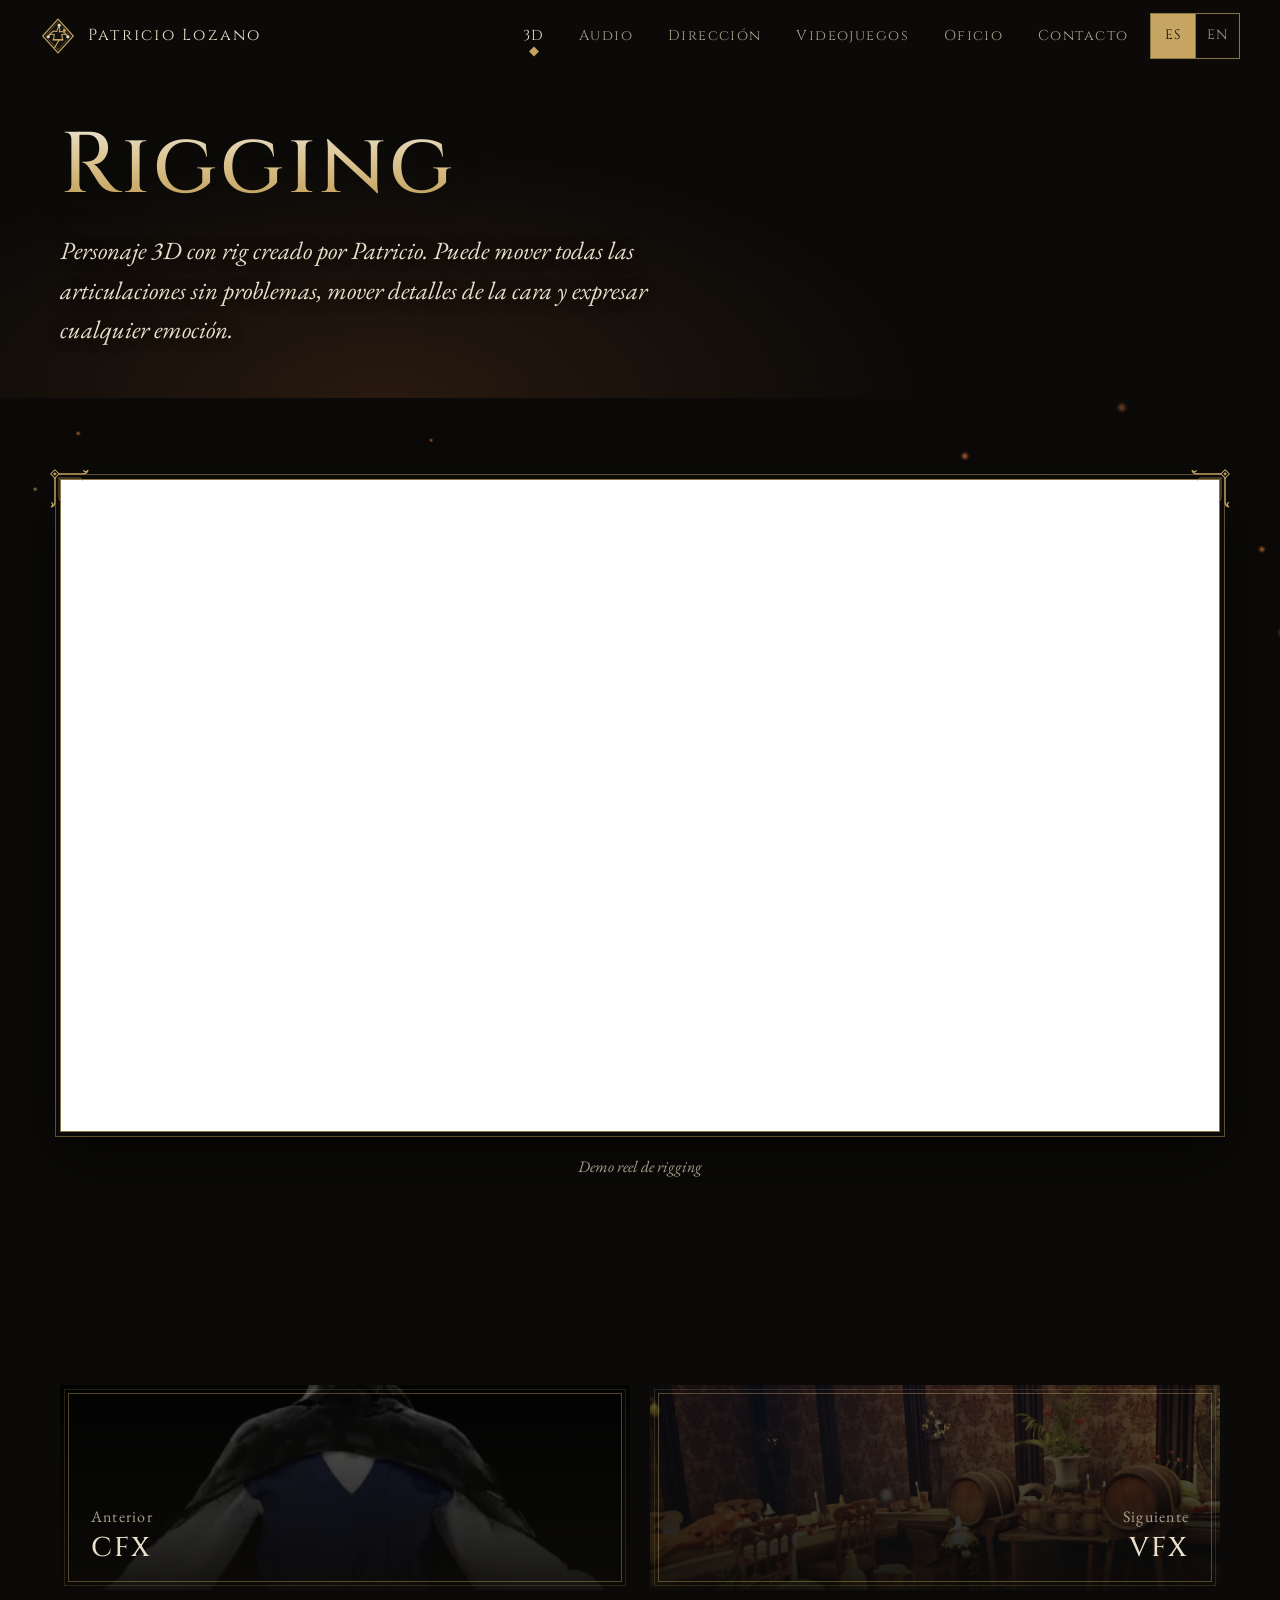
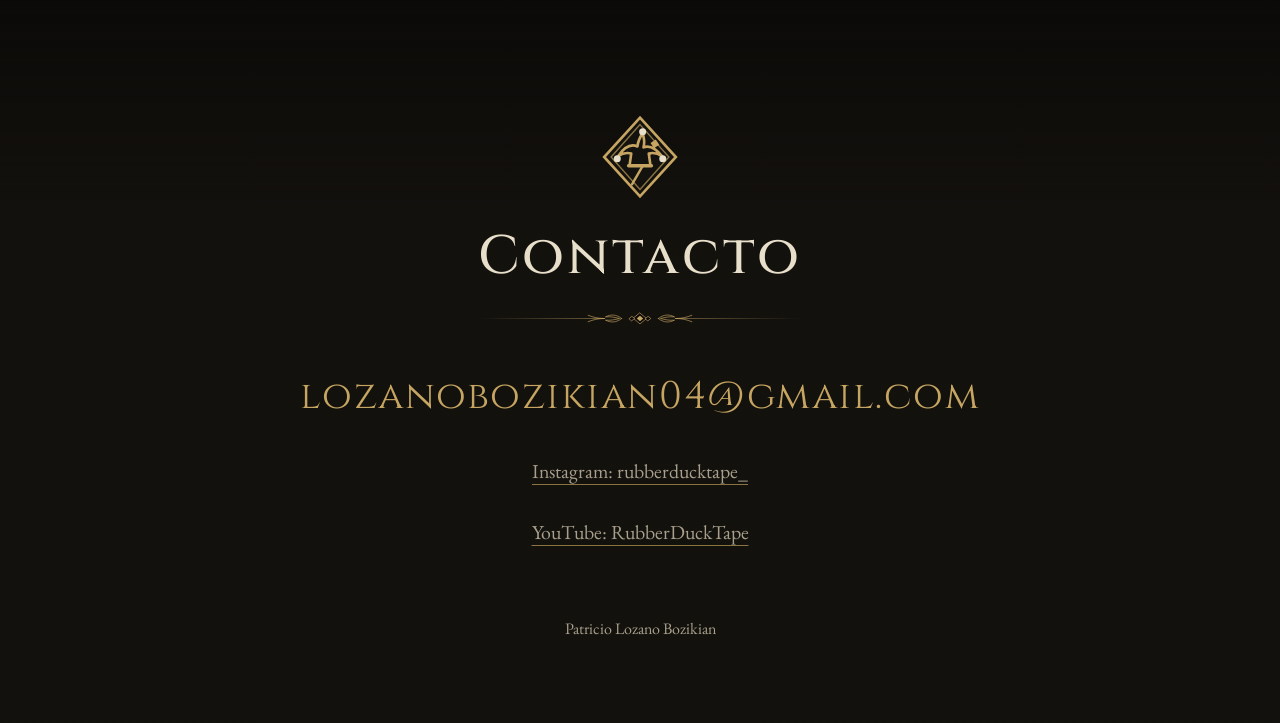
<file: rigging/index.html>
<!doctype html>
<html lang="es">
<head>
  <meta charset="utf-8">
  <meta name="viewport" content="width=device-width, initial-scale=1">
  <title>Rigging | Patricio Lozano</title>
  <meta name="description" content="Personaje 3D con rig creado por Patricio Lozano: articulaciones, detalles faciales y emociones.">
  <meta name="theme-color" content="#0b0a08">
  <link rel="icon" href="../assets/svg/crest.svg" type="image/svg+xml">
  <link rel="preconnect" href="https://fonts.googleapis.com">
  <link rel="preconnect" href="https://fonts.gstatic.com" crossorigin>
  <link href="https://fonts.googleapis.com/css2?family=Cinzel:wght@400;500;600&family=EB+Garamond:ital,wght@0,400;0,500;1,400&display=swap" rel="stylesheet">
  <link rel="stylesheet" href="../css/styles.css">
  <link rel="stylesheet" href="../css/pages.css">
  <script src="i18n.js" defer></script>
  <script src="../js/i18n.js" defer></script>
  <script src="../js/main.js" defer></script>
</head>
<body>
  <a class="skip-link" href="#contenido" data-i18n="skip">Saltar al contenido</a>
  <canvas class="embers" id="embers" aria-hidden="true"></canvas>

  <header class="nav" id="nav">
    <a class="nav__brand" href="../index.html"><img src="../assets/svg/crest.svg" alt="" width="36" height="36"><span>Patricio Lozano</span></a>
    <button class="nav__toggle" type="button" aria-expanded="false" aria-controls="nav-menu" data-i18n="nav.menu">Menú</button>
    <nav class="nav__menu" id="nav-menu" aria-label="Principal" data-i18n-attr="aria-label:nav.label">
      <a href="../3d/index.html" aria-current="true" data-i18n="nav.3d">3D</a>
      <a href="../audio/index.html" data-i18n="nav.audio">Audio</a>
      <a href="../direccion/index.html" data-i18n="nav.dir">Dirección</a>
      <a href="../proyectos/index.html" data-i18n="nav.games">Videojuegos</a>
      <a href="../oficio/index.html" data-i18n="nav.craft">Oficio</a>
      <a href="../contacto/index.html" data-i18n="nav.contact">Contacto</a>
    </nav>
    <div class="lang" role="group" aria-label="Idioma" data-i18n-attr="aria-label:lang.label">
      <button type="button" data-lang="es" lang="es" aria-pressed="true">ES</button>
      <button type="button" data-lang="en" lang="en" aria-pressed="false">EN</button>
    </div>
  </header>

  <main class="page" id="contenido">
    <header class="page-head page-head--plain">
      <div class="page-head__text"><h1 data-i18n="pg.title">Rigging</h1><p class="page-head__lead" data-i18n="pg.lead">Personaje 3D con rig creado por Patricio. Puede mover todas las articulaciones sin problemas, mover detalles de la cara y expresar cualquier emoción.</p></div>
    </header>
    <section class="block">
    <figure class="film" data-reveal><iframe class="film__embed" src="https://drive.google.com/file/d/1jGaaw6LDHtayw6mv39L0QLr20Ev5Kxpk/preview" allow="autoplay; fullscreen" loading="lazy" title="Rigging"></iframe><figcaption data-i18n="pg.reel">Demo reel de rigging</figcaption></figure>
    </section>
  </main>

  <nav class="pager" aria-label="Otras secciones" data-i18n-attr="aria-label:pager.label">
    <a class="pager__link pager__link--prev" href="../cfx/index.html">
      <img src="../assets/img/cfx-traje.webp" width="409" height="764" loading="lazy" alt="">
      <span><small data-i18n="pager.prev">Anterior</small><strong>CFX</strong></span>
    </a>
    <a class="pager__link pager__link--next" href="../vfx/index.html">
      <img src="../assets/img/vfx.webp" width="1280" height="720" loading="lazy" alt="">
      <span><small data-i18n="pager.next">Siguiente</small><strong>VFX</strong></span>
    </a>
  </nav>

  <footer class="footer" id="contacto">
    <img class="footer__crest" src="../assets/svg/crest.svg" alt="" width="96" height="96" loading="lazy">
    <h2 data-i18n="contact.title">Contacto</h2>
    <a class="footer__mail" href="mailto:lozanobozikian04@gmail.com">lozanobozikian04@gmail.com</a>
    <p><a href="https://www.instagram.com/rubberducktape_/" target="_blank" rel="noopener">Instagram: rubberducktape_</a></p>
    <p><a href="https://www.youtube.com/@RubberDuckTape" target="_blank" rel="noopener">YouTube: RubberDuckTape</a></p>
    <p class="footer__legal">Patricio Lozano Bozikian</p>
  </footer>

  <dialog class="lightbox" id="lightbox" aria-label="Imagen ampliada" data-i18n-attr="aria-label:lightbox.label">
    <img alt="">
    <button type="button" class="lightbox__close" data-i18n="lightbox.close">Cerrar</button>
  </dialog>
</body>
</html>
</file>
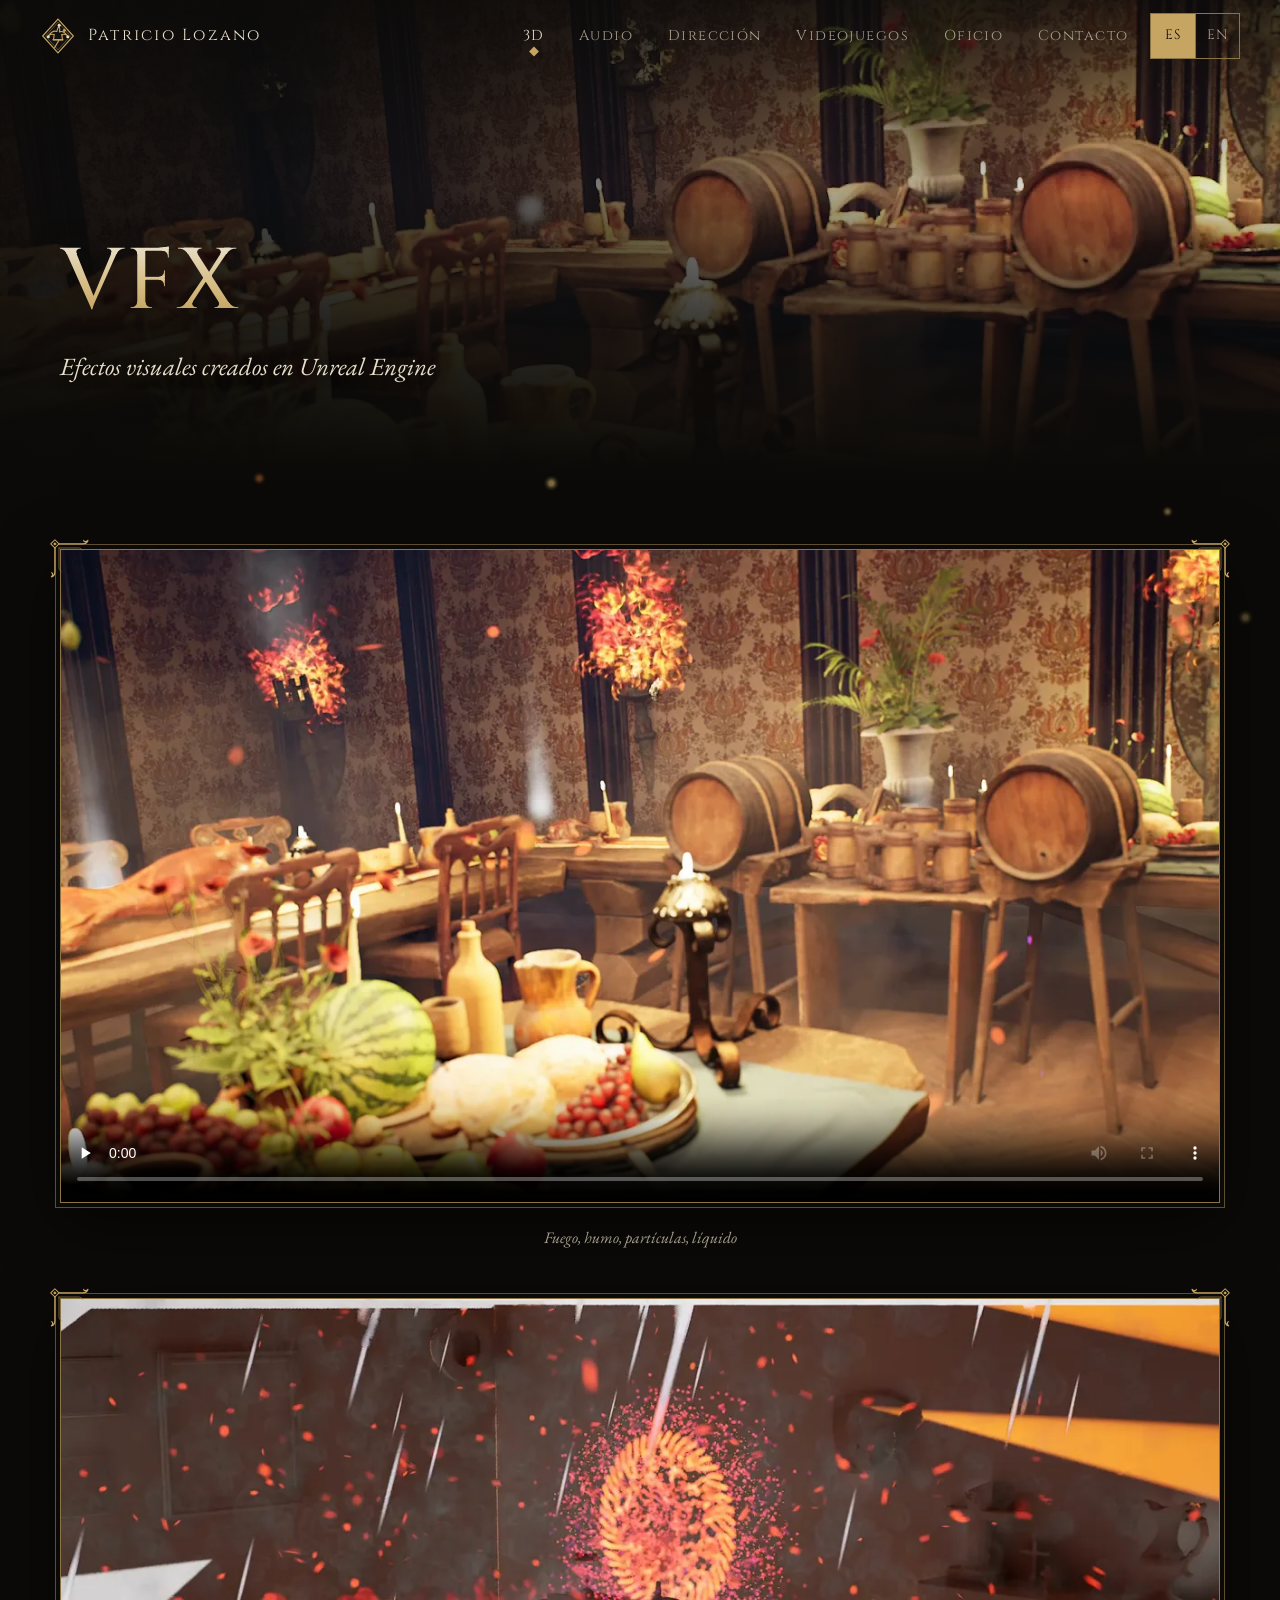
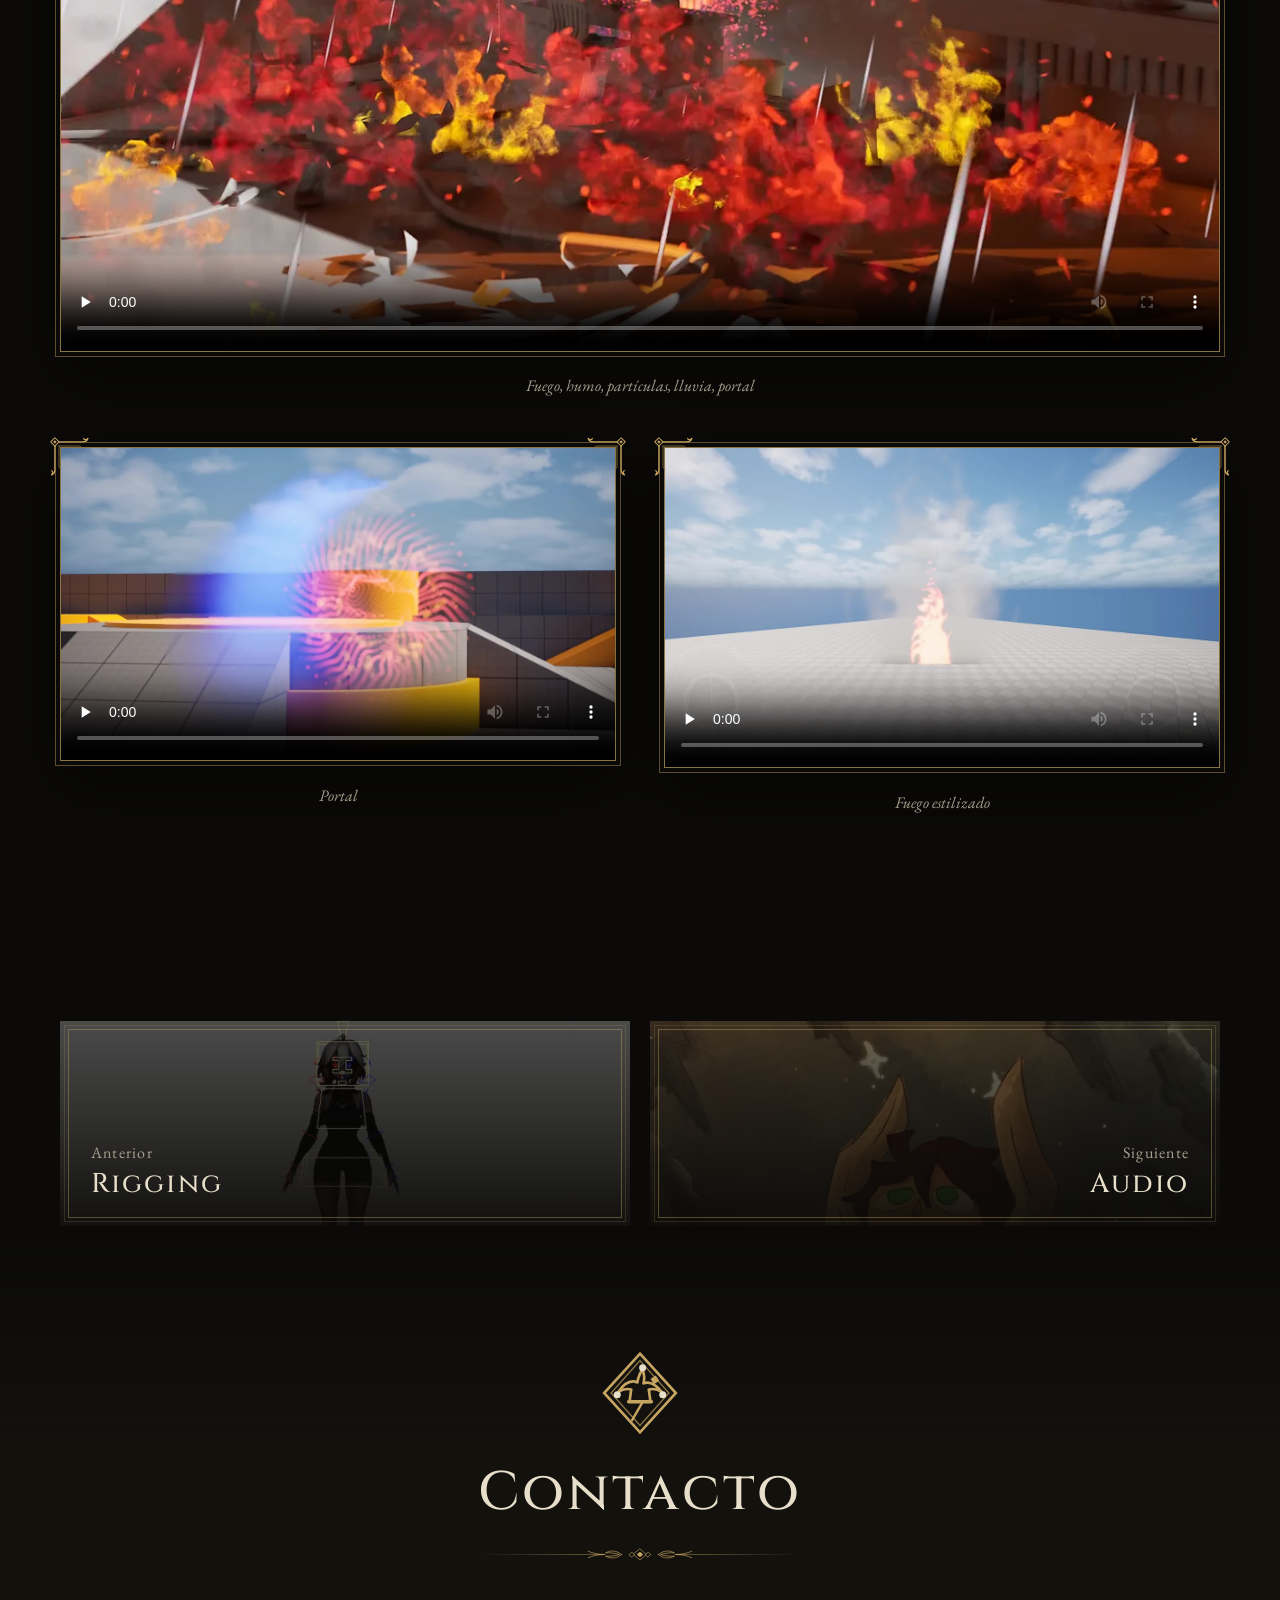
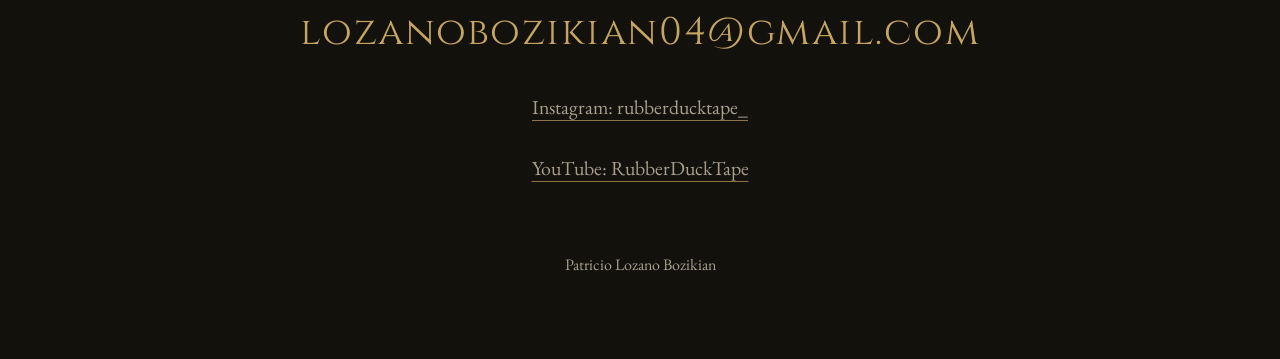
<file: vfx/index.html>
<!doctype html>
<html lang="es">
<head>
  <meta charset="utf-8">
  <meta name="viewport" content="width=device-width, initial-scale=1">
  <title>VFX | Patricio Lozano</title>
  <meta name="description" content="Efectos visuales creados en Unreal Engine por Patricio Lozano: fuego, humo, partículas, líquido, lluvia y portales.">
  <meta name="theme-color" content="#0b0a08">
  <link rel="icon" href="../assets/svg/crest.svg" type="image/svg+xml">
  <link rel="preconnect" href="https://fonts.googleapis.com">
  <link rel="preconnect" href="https://fonts.gstatic.com" crossorigin>
  <link href="https://fonts.googleapis.com/css2?family=Cinzel:wght@400;500;600&family=EB+Garamond:ital,wght@0,400;0,500;1,400&display=swap" rel="stylesheet">
  <link rel="stylesheet" href="../css/styles.css">
  <link rel="stylesheet" href="../css/pages.css">
  <script src="i18n.js" defer></script>
  <script src="../js/i18n.js" defer></script>
  <script src="../js/main.js" defer></script>
</head>
<body>
  <a class="skip-link" href="#contenido" data-i18n="skip">Saltar al contenido</a>
  <canvas class="embers" id="embers" aria-hidden="true"></canvas>

  <header class="nav" id="nav">
    <a class="nav__brand" href="../index.html"><img src="../assets/svg/crest.svg" alt="" width="36" height="36"><span>Patricio Lozano</span></a>
    <button class="nav__toggle" type="button" aria-expanded="false" aria-controls="nav-menu" data-i18n="nav.menu">Menú</button>
    <nav class="nav__menu" id="nav-menu" aria-label="Principal" data-i18n-attr="aria-label:nav.label">
      <a href="../3d/index.html" aria-current="true" data-i18n="nav.3d">3D</a>
      <a href="../audio/index.html" data-i18n="nav.audio">Audio</a>
      <a href="../direccion/index.html" data-i18n="nav.dir">Dirección</a>
      <a href="../proyectos/index.html" data-i18n="nav.games">Videojuegos</a>
      <a href="../oficio/index.html" data-i18n="nav.craft">Oficio</a>
      <a href="../contacto/index.html" data-i18n="nav.contact">Contacto</a>
    </nav>
    <div class="lang" role="group" aria-label="Idioma" data-i18n-attr="aria-label:lang.label">
      <button type="button" data-lang="es" lang="es" aria-pressed="true">ES</button>
      <button type="button" data-lang="en" lang="en" aria-pressed="false">EN</button>
    </div>
  </header>

  <main class="page" id="contenido">
    <header class="page-head">
      <img class="page-head__bg" src="../assets/img/vfx.webp" width="1280" height="720" alt="" fetchpriority="high">
      <div class="page-head__text"><h1 data-i18n="pg.title">VFX</h1><p class="page-head__lead" data-i18n="pg.lead">Efectos visuales creados en Unreal Engine</p></div>
    </header>
    <section class="block">
    <figure class="film" data-reveal><video controls preload="none" playsinline poster="../assets/video/vfx-banquete.webp" width="1920" height="1080" src="../assets/video/vfx-banquete.mp4"></video><figcaption data-i18n="pg.banquete">Fuego, humo, partículas, líquido</figcaption></figure>
    <figure class="film" data-reveal><video controls preload="none" playsinline poster="../assets/video/vfx-unreal.webp" width="1920" height="1080" src="../assets/video/vfx-unreal.mp4"></video><figcaption data-i18n="pg.unreal">Fuego, humo, partículas, lluvia, portal</figcaption></figure>
    <div class="films">
      <figure class="film" data-reveal><video controls preload="none" playsinline poster="../assets/video/vfx-portal.webp" width="1920" height="1080" src="../assets/video/vfx-portal.mp4"></video><figcaption data-i18n="pg.portal">Portal</figcaption></figure>
      <figure class="film" data-reveal><video controls preload="none" playsinline poster="../assets/video/vfx-fuego.webp" width="1252" height="720" src="../assets/video/vfx-fuego.mp4"></video><figcaption data-i18n="pg.fuego">Fuego estilizado</figcaption></figure>
    </div>
    </section>
  </main>

  <nav class="pager" aria-label="Otras secciones" data-i18n-attr="aria-label:pager.label">
    <a class="pager__link pager__link--prev" href="../rigging/index.html">
      <img src="../assets/img/rigging.webp" width="1280" height="620" loading="lazy" alt="">
      <span><small data-i18n="pager.prev">Anterior</small><strong>Rigging</strong></span>
    </a>
    <a class="pager__link pager__link--next" href="../audio/index.html">
      <img src="../assets/img/audio-amigo.webp" width="543" height="800" loading="lazy" alt="">
      <span><small data-i18n="pager.next">Siguiente</small><strong data-i18n="audio.title">Audio</strong></span>
    </a>
  </nav>

  <footer class="footer" id="contacto">
    <img class="footer__crest" src="../assets/svg/crest.svg" alt="" width="96" height="96" loading="lazy">
    <h2 data-i18n="contact.title">Contacto</h2>
    <a class="footer__mail" href="mailto:lozanobozikian04@gmail.com">lozanobozikian04@gmail.com</a>
    <p><a href="https://www.instagram.com/rubberducktape_/" target="_blank" rel="noopener">Instagram: rubberducktape_</a></p>
    <p><a href="https://www.youtube.com/@RubberDuckTape" target="_blank" rel="noopener">YouTube: RubberDuckTape</a></p>
    <p class="footer__legal">Patricio Lozano Bozikian</p>
  </footer>

  <dialog class="lightbox" id="lightbox" aria-label="Imagen ampliada" data-i18n-attr="aria-label:lightbox.label">
    <img alt="">
    <button type="button" class="lightbox__close" data-i18n="lightbox.close">Cerrar</button>
  </dialog>
</body>
</html>
</file>
<file: css/styles.css>
/* Portafolio de Patricio Lozano: fantasía oscura, piedra, oro viejo y rombos. */

:root {
  --ink: #0b0a08;
  --soot: #14120e;
  --stone: #24211b;
  --gold: #c6a562;
  --gold-dim: #8a7444;
  --bone: #e8dfcb;
  --ash: #a89f8c;
  --ember: #d9763a;

  --font-display: "Cinzel", "Trajan Pro", "Times New Roman", serif;
  --font-body: "EB Garamond", Garamond, Georgia, serif;

  /* Escala tipográfica */
  --fs-body: clamp(1.125rem, 1.08rem + 0.2vw, 1.25rem);
  --fs-small: clamp(0.95rem, 0.92rem + 0.1vw, 1.0625rem);
  --fs-h3: clamp(1.35rem, 1.1rem + 1vw, 1.9rem);
  --fs-h2: clamp(1.9rem, 1.3rem + 2.6vw, 3.4rem);
  --fs-menu: clamp(1.05rem, 0.95rem + 0.5vw, 1.3rem);
  --fs-name: clamp(2.5rem, 0.6rem + 11vw, 7.75rem);

  /* Escala de espacio */
  --sp-1: clamp(0.5rem, 0.45rem + 0.2vw, 0.625rem);
  --sp-2: clamp(0.875rem, 0.8rem + 0.4vw, 1.125rem);
  --sp-3: clamp(1.25rem, 1.1rem + 0.8vw, 1.75rem);
  --sp-4: clamp(2rem, 1.6rem + 1.8vw, 3rem);
  --sp-5: clamp(3rem, 2.2rem + 3.6vw, 5.5rem);
  --sp-6: clamp(4.5rem, 3rem + 6vw, 9rem);

  --gutter: clamp(1.25rem, 4vw, 2.5rem);
  --nav-h: 4.5rem;
  --line: 1px solid rgba(198, 165, 98, 0.32);
  --gold-grad: linear-gradient(180deg, var(--bone) 8%, #d9c08a 48%, var(--gold) 80%, var(--gold-dim) 100%);

  color-scheme: dark;
}

*, *::before, *::after { box-sizing: border-box; }

html {
  scroll-padding-top: calc(var(--nav-h) + 1rem);
  scroll-behavior: smooth;
  overflow-x: clip;
  -webkit-text-size-adjust: 100%;
}

body {
  margin: 0;
  min-height: 100vh;
  overflow-x: clip;
  background:
    radial-gradient(ellipse 70% 50% at 50% 0%, rgba(217, 118, 58, 0.09), transparent 70%),
    radial-gradient(ellipse 60% 40% at 50% 100%, rgba(198, 165, 98, 0.06), transparent 70%),
    var(--ink);
  background-attachment: fixed;
  color: var(--bone);
  font-family: var(--font-body);
  font-size: var(--fs-body);
  line-height: 1.6;
  text-rendering: optimizeLegibility;
}

img { display: block; max-width: 100%; height: auto; }
ul { list-style: none; margin: 0; padding: 0; }
h1, h2, h3, p { margin: 0; }
a { color: inherit; text-decoration: none; }
button { font: inherit; color: inherit; }

:focus-visible {
  outline: 2px solid var(--gold);
  outline-offset: 4px;
}

::selection { background: var(--gold-dim); color: var(--ink); }

/* ---------- Utilidades base ---------- */

.skip-link {
  position: fixed;
  top: 0.75rem;
  left: 0.75rem;
  z-index: 200;
  padding: 0.75rem 1.25rem;
  background: var(--ink);
  color: var(--gold);
  border: 1px solid var(--gold);
  font-family: var(--font-display);
  transform: translateY(-200%);
}
.skip-link:focus { transform: none; }

.embers {
  position: fixed;
  inset: 0;
  width: 100%;
  height: 100%;
  z-index: 0;
  pointer-events: none;
}

/* Sin z-index en main: crearía un contexto de apilamiento y el blend del hero mostraría su fondo negro. */
main, .footer { position: relative; }

.tools {
  font-style: italic;
  color: var(--ash);
  font-size: var(--fs-small);
}

/* ---------- Botones ---------- */

.btn {
  display: inline-flex;
  align-items: center;
  justify-content: center;
  min-height: 48px;
  padding: 0.6rem 1.9rem;
  border: 1px solid var(--gold);
  background: transparent;
  color: var(--gold);
  font-family: var(--font-display);
  font-weight: 500;
  font-size: 0.95rem;
  letter-spacing: 0.12em;
  line-height: 1.2;
  text-align: center;
  cursor: pointer;
  transition: background-color 0.35s, box-shadow 0.35s, color 0.35s;
}
.btn:hover, .btn:focus-visible {
  background: rgba(198, 165, 98, 0.16);
  color: var(--bone);
  box-shadow: 0 0 22px rgba(198, 165, 98, 0.28), inset 0 0 14px rgba(198, 165, 98, 0.12);
}
.btn--quiet {
  border-color: transparent;
  text-decoration: underline;
  text-decoration-color: var(--gold-dim);
  text-underline-offset: 0.4em;
}
.btn--quiet:hover, .btn--quiet:focus-visible { box-shadow: none; background: transparent; text-decoration-color: var(--gold); }

/* ---------- Navegación ---------- */

.nav {
  position: fixed;
  inset: 0 0 auto 0;
  z-index: 100;
  display: flex;
  align-items: center;
  gap: 0.75rem;
  min-height: var(--nav-h);
  padding: 0.5rem var(--gutter);
  border-bottom: 1px solid transparent;
  transition: background-color 0.4s, border-color 0.4s;
}
.nav.is-scrolled {
  background: rgba(20, 18, 14, 0.9);
  -webkit-backdrop-filter: blur(8px);
  backdrop-filter: blur(8px);
  border-bottom-color: rgba(198, 165, 98, 0.4);
}

.nav__brand {
  display: flex;
  align-items: center;
  gap: 0.75rem;
  margin-right: auto;
  min-height: 44px;
  font-family: var(--font-display);
  font-size: 1rem;
  letter-spacing: 0.14em;
  color: var(--bone);
  white-space: nowrap;
}

.nav__menu {
  display: flex;
  align-items: center;
  gap: clamp(0.25rem, 1.2vw, 1.25rem);
}
.nav__menu a {
  position: relative;
  display: inline-flex;
  align-items: center;
  min-height: 44px;
  padding: 0 0.6rem;
  font-family: var(--font-display);
  font-size: 0.9rem;
  letter-spacing: 0.1em;
  color: var(--ash);
  transition: color 0.3s;
}
.nav__menu a::before {
  content: "";
  position: absolute;
  left: 50%;
  bottom: 3px;
  width: 7px;
  height: 7px;
  background: var(--gold);
  transform: translateX(-50%) rotate(45deg) scale(0);
  transition: transform 0.3s;
}
.nav__menu a:hover, .nav__menu a:focus-visible, .nav__menu a[aria-current] { color: var(--bone); }
.nav__menu a[aria-current]::before { transform: translateX(-50%) rotate(45deg) scale(1); }

.nav__toggle {
  display: none;
  min-height: 44px;
  min-width: 44px;
  padding: 0 1rem;
  border: 1px solid var(--gold-dim);
  background: transparent;
  color: var(--gold);
  font-family: var(--font-display);
  font-size: 0.85rem;
  letter-spacing: 0.1em;
  cursor: pointer;
}

.lang { display: flex; border: 1px solid var(--gold-dim); }
.lang button {
  min-width: 44px;
  min-height: 44px;
  padding: 0 0.5rem;
  border: 0;
  background: transparent;
  color: var(--ash);
  font-family: var(--font-display);
  font-size: 0.85rem;
  letter-spacing: 0.1em;
  cursor: pointer;
  transition: background-color 0.3s, color 0.3s;
}
.lang button + button { border-left: 1px solid var(--gold-dim); }
.lang button:hover { color: var(--bone); }
.lang button[aria-pressed="true"] { background: var(--gold); color: var(--ink); }
.lang button:focus-visible { outline-offset: -4px; }

@media (max-width: 999.98px) {
  .nav__toggle { display: inline-flex; align-items: center; }
  .nav__menu {
    position: absolute;
    top: 100%;
    left: 0;
    right: 0;
    display: none;
    flex-direction: column;
    align-items: stretch;
    gap: 0;
    padding: 0.5rem var(--gutter) 1.25rem;
    background: rgba(11, 10, 8, 0.97);
    border-bottom: 1px solid rgba(198, 165, 98, 0.4);
  }
  .nav.is-open .nav__menu { display: flex; }
  .nav.is-open { background: rgba(11, 10, 8, 0.97); }
  .nav__menu a { min-height: 52px; padding: 0 0.5rem 0 1.75rem; font-size: 1.05rem; border-bottom: 1px solid rgba(198, 165, 98, 0.14); }
  .nav__menu a::before { left: 0.5rem; bottom: auto; top: 50%; transform: translateY(-50%) rotate(45deg) scale(0); }
  .nav__menu a[aria-current]::before { transform: translateY(-50%) rotate(45deg) scale(1); }
}
@media (max-width: 420px) {
  .nav__brand span { display: none; }
}

/* ---------- Hero ---------- */

.hero {
  position: relative;
  display: grid;
  grid-template-columns: minmax(0, 1.05fr) minmax(0, 0.95fr);
  align-items: center;
  min-height: 100svh;
  padding: calc(var(--nav-h) + 1rem) var(--gutter) 0;
  overflow: hidden;
}
.hero__text { position: relative; z-index: 2; padding-bottom: var(--sp-4); }

.hero__name {
  display: flex;
  flex-direction: column;
  font-family: var(--font-display);
  font-weight: 500;
  font-size: var(--fs-name);
  line-height: 0.98;
  letter-spacing: 0.04em;
  background: var(--gold-grad);
  -webkit-background-clip: text;
  background-clip: text;
  -webkit-text-fill-color: transparent;
  color: var(--gold);
  filter: drop-shadow(0 0 28px rgba(217, 118, 58, 0.22));
}

.hero__role {
  margin-top: var(--sp-3);
  font-style: italic;
  font-size: clamp(1.25rem, 1.05rem + 0.9vw, 1.75rem);
  color: var(--bone);
}

.hero__menu {
  display: flex;
  flex-direction: column;
  width: min(100%, 22rem);
  margin-top: var(--sp-4);
}
.hero__menu a {
  position: relative;
  display: flex;
  align-items: center;
  min-height: 52px;
  padding: 0.4rem 2.25rem;
  font-family: var(--font-display);
  font-size: var(--fs-menu);
  letter-spacing: 0.14em;
  color: var(--ash);
  background: linear-gradient(90deg, transparent, rgba(198, 165, 98, 0.26) 22%, rgba(198, 165, 98, 0.26) 78%, transparent) center / 0% 100% no-repeat;
  transition: color 0.3s, background-size 0.45s ease;
}
.hero__menu a::before,
.hero__menu a::after {
  content: "";
  position: absolute;
  top: 50%;
  width: 9px;
  height: 9px;
  background: var(--gold);
  opacity: 0;
  transition: opacity 0.3s, transform 0.45s;
}
.hero__menu a::before { left: 0.5rem; transform: translateY(-50%) rotate(45deg) translateX(1.5rem); }
.hero__menu a::after { right: 0.5rem; transform: translateY(-50%) rotate(45deg) translateX(-1.5rem); }
.hero__menu a:hover, .hero__menu a:focus-visible {
  color: var(--bone);
  background-size: 100% 100%;
  outline-offset: -2px;
}
.hero__menu a:hover::before, .hero__menu a:focus-visible::before,
.hero__menu a:hover::after, .hero__menu a:focus-visible::after { opacity: 1; transform: translateY(-50%) rotate(45deg); }

.hero__art {
  position: relative;
  z-index: 1;
  align-self: end;
  justify-self: end;
  width: auto;
  max-width: 100%;
  height: 88svh;
  object-fit: contain;
  object-position: bottom right;
  mix-blend-mode: screen;
  -webkit-mask-image: linear-gradient(180deg, #000 68%, transparent 100%);
  mask-image: linear-gradient(180deg, #000 68%, transparent 100%);
}

@media (max-width: 859.98px) {
  .hero { display: flex; flex-direction: column; justify-content: flex-end; }
  .hero__art {
    position: absolute;
    top: var(--nav-h);
    right: -8vw;
    z-index: 0;
    height: 64svh;
    max-width: none;
    opacity: 0.6;
  }
  .hero__text { width: 100%; padding-bottom: var(--sp-3); }
  .hero__name { text-shadow: none; }
  .hero__role { text-shadow: 0 1px 12px var(--ink); }
}

/* ---------- Secciones ---------- */

.section {
  max-width: 1240px;
  margin-inline: auto;
  padding: var(--sp-6) var(--gutter) 0;
}
.section:last-of-type { padding-bottom: var(--sp-6); }

.section__head { text-align: center; margin-bottom: var(--sp-5); }
.section__head h2, .feature__body h2, .footer h2 {
  font-family: var(--font-display);
  font-weight: 500;
  font-size: var(--fs-h2);
  line-height: 1.15;
  letter-spacing: 0.06em;
  color: var(--bone);
}
.section__head h2::after {
  content: "";
  display: block;
  width: min(100%, 600px);
  height: 24px;
  margin: var(--sp-2) auto var(--sp-2);
  background: url("../assets/svg/divider.svg") center / contain no-repeat;
}
.section__head p {
  max-width: 44rem;
  margin-inline: auto;
  color: var(--ash);
}

.section__foot {
  display: flex;
  flex-wrap: wrap;
  flex-direction: row;
  align-items: center;
  justify-content: center;
  gap: var(--sp-2) var(--sp-3);
  margin-top: var(--sp-5);
  text-align: center;
}
.section__foot .tools { flex: 0 0 100%; }

/* ---------- Feature ---------- */

.feature {
  display: grid;
  grid-template-columns: 62% 1fr;
  align-items: center;
  margin-bottom: var(--sp-5);
}
.feature__media {
  position: relative;
  grid-column: 1;
  grid-row: 1;
  display: block;
  background: #000;
  box-shadow: 0 0 0 1px var(--gold-dim), 0 0 0 6px var(--ink), 0 0 0 7px rgba(198, 165, 98, 0.45), 0 20px 60px rgba(0, 0, 0, 0.6);
}
.feature__media img { width: 100%; }
.feature__media::before, .feature__media::after {
  content: "";
  position: absolute;
  width: 44px;
  height: 44px;
  z-index: 2;
  background: url("../assets/svg/corner.svg") center / contain no-repeat;
  pointer-events: none;
}
.feature__media::before { top: -12px; left: -12px; }
.feature__media::after { bottom: -12px; right: -12px; transform: rotate(180deg); }

.feature__body {
  position: relative;
  z-index: 2;
  grid-column: 2;
  grid-row: 1;
  margin-left: -9%;
  padding: var(--sp-4);
  background: rgba(20, 18, 14, 0.95);
  border: var(--line);
  box-shadow: 0 0 0 4px var(--soot), 0 0 0 5px rgba(198, 165, 98, 0.2), 0 16px 40px rgba(0, 0, 0, 0.5);
}
.feature__body h2 { font-size: clamp(1.7rem, 1.2rem + 1.8vw, 2.6rem); margin-bottom: var(--sp-1); }
.feature__body h3 {
  font-family: var(--font-display);
  font-weight: 500;
  font-size: var(--fs-h3);
  line-height: 1.2;
  letter-spacing: 0.06em;
  color: var(--gold);
  margin-bottom: var(--sp-2);
}
h3 small {
  display: block;
  margin-top: 0.35rem;
  font-size: 0.62em;
  font-weight: 400;
  letter-spacing: 0.1em;
  color: var(--ash);
}
.feature__body p + p { margin-top: var(--sp-1); }
.feature__body .tools { margin-bottom: var(--sp-3); }
.feature__body .btn { margin-top: var(--sp-2); }

.feature--flip { grid-template-columns: 1fr 62%; }
.feature--flip .feature__media { grid-column: 2; }
.feature--flip .feature__body { grid-column: 1; margin: 0 -9% 0 0; }

@media (max-width: 859.98px) {
  .feature, .feature--flip { display: block; }
  .feature__body, .feature--flip .feature__body { margin: -1.5rem 0.75rem 0; padding: var(--sp-3); }
}

/* ---------- Galería ---------- */

.gallery {
  display: grid;
  grid-template-columns: repeat(12, 1fr);
  grid-auto-rows: clamp(120px, 14vw, 190px);
  gap: clamp(0.5rem, 1.2vw, 1rem);
  margin-bottom: var(--sp-5);
}
.gallery li:nth-child(1) { grid-column: 1 / 4; grid-row: 1 / 4; }
.gallery li:nth-child(2) { grid-column: 4 / 10; grid-row: 1 / 3; }
.gallery li:nth-child(3) { grid-column: 4 / 7; grid-row: 3; }
.gallery li:nth-child(4) { grid-column: 10 / 13; grid-row: 1 / 4; }
.gallery li:nth-child(5) { grid-column: 7 / 10; grid-row: 3; }
.gallery li { min-width: 0; }
.gallery button {
  position: relative;
  display: block;
  width: 100%;
  height: 100%;
  margin: 0;
  padding: 0;
  border: 1px solid rgba(198, 165, 98, 0.35);
  background: var(--soot);
  overflow: hidden;
  cursor: zoom-in;
  transition: border-color 0.4s;
}
.gallery img {
  width: 100%;
  height: 100%;
  object-fit: cover;
  transition: transform 0.7s ease;
}
.gallery li:nth-child(1) img { object-position: 50% 20%; }
.gallery button:hover, .gallery button:focus-visible { border-color: var(--gold); }
.gallery button:hover img, .gallery button:focus-visible img { transform: scale(1.04); }
.gallery button:focus-visible { outline-offset: -5px; }

@media (max-width: 859.98px) {
  .gallery {
    display: flex;
    gap: 0.75rem;
    margin-inline: calc(var(--gutter) * -1);
    padding: 0.25rem var(--gutter) 1rem;
    overflow-x: auto;
    scroll-snap-type: x mandatory;
    scroll-padding-inline: var(--gutter);
    -webkit-overflow-scrolling: touch;
  }
  .gallery li, .gallery li:nth-child(n) {
    flex: 0 0 auto;
    width: min(78vw, 22rem);
    height: min(62svh, 26rem);
    grid-area: auto;
    scroll-snap-align: start;
  }
  .gallery li:nth-child(2n+3) { width: min(86vw, 28rem); }
}

/* ---------- Puertas ---------- */

.gates {
  display: grid;
  grid-template-columns: repeat(6, 1fr);
  gap: clamp(0.75rem, 1.6vw, 1.25rem);
}
.gate { grid-column: span 2; min-width: 0; height: clamp(220px, 25vw, 340px); }
.gate:nth-child(1), .gate:nth-child(4) { grid-column: span 4; }
.gate:nth-child(5) { grid-column: 1 / -1; height: auto; aspect-ratio: 21 / 9; }

.gate a {
  position: relative;
  display: block;
  height: 100%;
  overflow: hidden;
  background: #000;
  isolation: isolate;
}
.gate img {
  position: absolute;
  inset: 0;
  width: 100%;
  height: 100%;
  object-fit: cover;
  object-position: 50% 15%;
  transition: transform 0.8s ease, filter 0.6s;
}
.gate:nth-child(1) img, .gate:nth-child(5) img, .gate:nth-child(4) img { object-position: 50% 50%; }
.gate:nth-child(2) img { object-position: 50% 0; }
.gate:nth-child(3) img { object-fit: contain; object-position: 50% 50%; }
.gate a::before {
  content: "";
  position: absolute;
  inset: 0;
  z-index: 1;
  background: linear-gradient(180deg, transparent 35%, rgba(11, 10, 8, 0.82) 72%, rgba(11, 10, 8, 0.95) 100%);
  pointer-events: none;
}
.gate a::after {
  content: "";
  position: absolute;
  inset: 8px;
  z-index: 3;
  border: 1px solid rgba(198, 165, 98, 0.4);
  outline: 1px solid rgba(198, 165, 98, 0.18);
  outline-offset: 3px;
  pointer-events: none;
  transition: border-color 0.4s, box-shadow 0.4s;
}
.gate__label {
  position: absolute;
  left: 0;
  right: 0;
  bottom: 0;
  z-index: 2;
  display: flex;
  flex-direction: column;
  gap: 0.15rem;
  padding: 1.25rem clamp(1rem, 2vw, 1.75rem) clamp(1rem, 2vw, 1.5rem);
  font-size: var(--fs-small);
  line-height: 1.35;
  color: var(--ash);
}
.gate__label strong {
  font-family: var(--font-display);
  font-weight: 500;
  font-size: clamp(1.1rem, 0.95rem + 0.6vw, 1.5rem);
  letter-spacing: 0.08em;
  color: var(--bone);
}
.gate a:hover::after, .gate a:focus-visible::after {
  border-color: var(--gold);
  box-shadow: 0 0 18px rgba(198, 165, 98, 0.35), inset 0 0 18px rgba(198, 165, 98, 0.12);
}
.gate a:focus-visible { outline-offset: 3px; }
.gate a:hover img, .gate a:focus-visible img { transform: scale(1.03); }

@media (hover: hover) {
  .gate img { filter: saturate(0.8) brightness(0.86); }
  .gate a:hover img, .gate a:focus-visible img { filter: none; }
}

@media (max-width: 759.98px) {
  .gates { grid-template-columns: repeat(2, 1fr); }
  .gate { height: 260px; }
  .gate:nth-child(n) { grid-column: span 1; }
  .gate:nth-child(1), .gate:nth-child(4), .gate:nth-child(5) { grid-column: 1 / -1; }
  .gate:nth-child(5) { aspect-ratio: 16 / 9; }
  .gate__label { padding-inline: 0.9rem; }
}

/* ---------- Premios ---------- */

.honors {
  display: grid;
  grid-template-columns: repeat(2, 1fr);
  gap: var(--sp-4);
}
.honor {
  display: grid;
  grid-template-columns: minmax(110px, 40%) 1fr;
  align-items: center;
  gap: var(--sp-3);
  padding: var(--sp-3);
  background: var(--soot);
  border: var(--line);
  box-shadow: inset 0 0 0 4px var(--soot), inset 0 0 0 5px rgba(198, 165, 98, 0.18);
}
.honor button {
  display: block;
  padding: 0;
  border: 1px solid var(--gold-dim);
  background: #000;
  box-shadow: 0 0 0 4px var(--soot), 0 0 0 5px rgba(198, 165, 98, 0.4), 0 10px 30px rgba(0, 0, 0, 0.6);
  cursor: zoom-in;
}
.honor img { width: 100%; }
.honor h3 {
  font-family: var(--font-display);
  font-weight: 500;
  font-size: clamp(1.15rem, 1rem + 0.7vw, 1.6rem);
  line-height: 1.25;
  letter-spacing: 0.05em;
  color: var(--gold);
  margin-bottom: var(--sp-1);
}
.honor p + p { margin-top: 0.25rem; }

@media (max-width: 859.98px) {
  .honors { grid-template-columns: 1fr; }
}

/* ---------- Videojuegos ---------- */

.games {
  display: grid;
  grid-template-columns: repeat(3, 1fr);
  gap: var(--sp-4);
}
.game { min-width: 0; }
.game__media {
  display: flex;
  align-items: center;
  justify-content: center;
  aspect-ratio: 4 / 3;
  margin-bottom: var(--sp-2);
  overflow: hidden;
  background: var(--stone);
  border: 1px solid var(--gold-dim);
  box-shadow: 0 0 0 4px var(--ink), 0 0 0 5px rgba(198, 165, 98, 0.3);
  transition: box-shadow 0.4s;
}
.game__media:hover, .game__media:focus-visible { box-shadow: 0 0 0 4px var(--ink), 0 0 0 5px var(--gold), 0 0 24px rgba(198, 165, 98, 0.25); }
.game__media img {
  width: 100%;
  height: 100%;
  object-fit: contain;
  background: var(--stone);
}
.game__media:has(img[src*="wambazos"]), img[src*="wambazos"] { background: #fff; }
.game__media img[src*="sparky"] { width: auto; height: auto; max-width: min(100%, 400px); max-height: 100%; }
.game h3 {
  font-family: var(--font-display);
  font-weight: 500;
  font-size: var(--fs-h3);
  line-height: 1.2;
  letter-spacing: 0.05em;
  color: var(--bone);
}
.game__award {
  margin: 0.25rem 0 var(--sp-1);
  font-style: italic;
  color: var(--gold);
}

@media (max-width: 859.98px) {
  .games { grid-template-columns: 1fr; max-width: 30rem; margin-inline: auto; }
}

/* ---------- Hoja de personaje ---------- */

.sheet {
  display: grid;
  grid-template-columns: repeat(3, 1fr);
  background: rgba(20, 18, 14, 0.8);
  border-top: var(--line);
  border-bottom: var(--line);
}
.sheet > div { padding: var(--sp-4) var(--sp-3); }
.sheet > div + div { border-left: var(--line); }
.sheet h3 {
  margin-bottom: var(--sp-2);
  padding-bottom: var(--sp-1);
  border-bottom: var(--line);
  font-family: var(--font-display);
  font-weight: 500;
  font-size: var(--fs-h3);
  letter-spacing: 0.06em;
  color: var(--gold);
}
.sheet li {
  position: relative;
  padding: 0.2rem 0 0.2rem 1.5rem;
}
.sheet li::before {
  content: "";
  position: absolute;
  left: 0.2rem;
  top: 0.95em;
  width: 7px;
  height: 7px;
  background: var(--gold);
  transform: rotate(45deg);
}

@media (max-width: 859.98px) {
  .sheet { grid-template-columns: 1fr; }
  .sheet > div + div { border-left: 0; border-top: var(--line); }
}

/* ---------- Pie ---------- */

.footer {
  display: flex;
  flex-direction: column;
  align-items: center;
  gap: var(--sp-1);
  padding: var(--sp-6) var(--gutter) var(--sp-5);
  text-align: center;
  background: linear-gradient(180deg, transparent, rgba(20, 18, 14, 0.9) 30%);
}
.footer__crest { width: 84px; height: 84px; margin-bottom: var(--sp-2); }
.footer h2::after {
  content: "";
  display: block;
  width: min(100%, 600px);
  height: 24px;
  margin: var(--sp-2) auto;
  background: url("../assets/svg/divider.svg") center / contain no-repeat;
}
.footer__mail {
  max-width: 100%;
  padding: 0.5rem 0;
  font-family: var(--font-display);
  font-size: clamp(0.82rem, 0.2rem + 3.3vw, 2.4rem);
  letter-spacing: 0.04em;
  color: var(--gold);
  overflow-wrap: anywhere;
  border-bottom: 1px solid transparent;
  transition: color 0.3s, border-color 0.3s;
}
.footer__mail:hover, .footer__mail:focus-visible { color: var(--bone); border-bottom-color: var(--gold); }
.footer p a {
  display: inline-block;
  padding: 0.6rem 0.25rem;
  min-height: 44px;
  text-decoration: underline;
  text-decoration-color: var(--gold-dim);
  text-underline-offset: 0.3em;
}
.footer p a:hover { color: var(--gold); }
.footer p { color: var(--ash); overflow-wrap: anywhere; }
.footer__legal { margin-top: var(--sp-4); font-size: var(--fs-small); }

/* ---------- Lightbox ---------- */

dialog.lightbox {
  width: 100%;
  max-width: none;
  height: 100%;
  max-height: none;
  margin: 0;
  padding: 0;
  border: 0;
  background: rgba(5, 4, 3, 0.96);
  color: var(--bone);
}
dialog.lightbox[open] { display: flex; align-items: center; justify-content: center; }
dialog.lightbox::backdrop { background: rgba(5, 4, 3, 0.96); }
dialog.lightbox img {
  max-width: 92vw;
  max-height: 84svh;
  width: auto;
  height: auto;
  object-fit: contain;
  box-shadow: 0 0 0 1px var(--gold-dim), 0 0 0 7px var(--ink), 0 0 0 8px rgba(198, 165, 98, 0.4);
}
.lightbox__close {
  position: absolute;
  top: 1rem;
  right: 1rem;
  min-width: 44px;
  min-height: 44px;
  padding: 0 1.25rem;
  border: 1px solid var(--gold);
  background: var(--ink);
  color: var(--gold);
  font-family: var(--font-display);
  font-size: 0.9rem;
  letter-spacing: 0.1em;
  cursor: pointer;
}
.lightbox__close:hover { background: rgba(198, 165, 98, 0.16); color: var(--bone); }

/* ---------- Revelado ---------- */

html.js [data-reveal] {
  opacity: 0;
  transform: translateY(24px);
  transition: opacity 0.9s ease, transform 0.9s ease;
}
html.js [data-reveal].is-in { opacity: 1; transform: none; }

@media (prefers-reduced-motion: reduce) {
  html { scroll-behavior: auto; }
  *, *::before, *::after { transition: none !important; animation: none !important; }
  html.js [data-reveal] { opacity: 1; transform: none; }
}
</file>
<file: css/pages.css>
/* Subpáginas: reutiliza tokens y marcos de styles.css. */

.page { min-height: 100svh; padding-bottom: var(--sp-6); }

/* ---------- Cabecera ---------- */

.page-head {
  position: relative;
  display: flex;
  align-items: flex-end;
  min-height: max(360px, 52svh);
  padding: calc(var(--nav-h) + var(--sp-4)) 0 var(--sp-5);
  overflow: hidden;
  background: var(--ink);
}
.page-head__bg {
  position: absolute;
  inset: 0;
  width: 100%;
  height: 100%;
  max-width: none;
  object-fit: cover;
  object-position: 50% 30%;
}
.page-head::before {
  content: "";
  position: absolute;
  inset: 0;
  z-index: 1;
  background:
    linear-gradient(0deg, var(--ink) 0%, rgba(11, 10, 8, 0.7) 30%, rgba(11, 10, 8, 0.1) 60%, rgba(11, 10, 8, 0.82) 100%),
    linear-gradient(90deg, rgba(11, 10, 8, 0.85) 0%, rgba(11, 10, 8, 0.55) 42%, rgba(11, 10, 8, 0) 85%);
  pointer-events: none;
}
.page-head__text {
  position: relative;
  z-index: 2;
  width: 100%;
  max-width: 1240px;
  margin-inline: auto;
  padding-inline: var(--gutter);
}
.page-head h1 {
  max-width: 100%;
  font-family: var(--font-display);
  font-weight: 500;
  font-size: clamp(2rem, 0.9rem + 5.6vw, 5.5rem);
  line-height: 1.08;
  letter-spacing: 0.04em;
  overflow-wrap: break-word;
  background: var(--gold-grad);
  -webkit-background-clip: text;
  background-clip: text;
  -webkit-text-fill-color: transparent;
  color: var(--gold);
  filter: drop-shadow(0 2px 14px rgba(11, 10, 8, 0.9));
}
.page-head__lead {
  max-width: 40rem;
  margin-top: var(--sp-2);
  font-style: italic;
  font-size: clamp(1.15rem, 1rem + 0.7vw, 1.55rem);
  color: var(--bone);
  text-shadow: 0 1px 14px var(--ink);
}
.page-head .tools { margin-top: var(--sp-1); color: var(--ash); text-shadow: 0 1px 10px var(--ink); }

.page-head--plain {
  min-height: 0;
  padding-bottom: var(--sp-4);
  background: radial-gradient(ellipse 60% 90% at 30% 100%, rgba(217, 118, 58, 0.14), transparent 70%), var(--ink);
}
.page-head--plain::before { display: none; }

/* ---------- Bloques ---------- */

.block {
  max-width: 1240px;
  margin-inline: auto;
  padding: var(--sp-5) var(--gutter) 0;
}
.block__head { text-align: center; margin-bottom: var(--sp-4); }
.block__head h2 {
  font-family: var(--font-display);
  font-weight: 500;
  font-size: clamp(1.6rem, 1.2rem + 2vw, 2.8rem);
  line-height: 1.15;
  letter-spacing: 0.06em;
  color: var(--bone);
  overflow-wrap: break-word;
}
.block__head h2::after {
  content: "";
  display: block;
  width: min(100%, 600px);
  height: 24px;
  margin: var(--sp-2) auto;
  background: url("../assets/svg/divider.svg") center / contain no-repeat;
}
.block__head p { max-width: 44rem; margin-inline: auto; color: var(--ash); }
.block > .film, .block > .films, .block > .pair, .block > .wall, .block > .lore { margin-top: var(--sp-4); }
.block > .film + .block__head { margin: var(--sp-4) 0 0; }
.page .game .btn { margin-top: var(--sp-2); }
.block__head + .film, .block__head + .films, .block__head + .pair, .block__head + .wall, .block__head + .lore,
.block > :first-child:not(.block__head) { margin-top: 0; }

/* ---------- Muros de imágenes ---------- */

.wall {
  display: grid;
  grid-template-columns: repeat(3, minmax(0, 1fr));
  gap: clamp(0.75rem, 1.6vw, 1.25rem);
  align-items: center;
}
.wall--2 { grid-template-columns: repeat(2, minmax(0, 1fr)); }
.wall--3 { grid-template-columns: repeat(3, minmax(0, 1fr)); }
.wall li { min-width: 0; }
.wall li.is-wide { grid-column: 1 / -1; }
.wall li.is-span2 { grid-column: span 2; }
.wall li.is-tall { grid-row: span 2; }
.wall button {
  display: block;
  width: 100%;
  min-height: 44px;
  margin: 0;
  padding: 0;
  border: 1px solid var(--gold-dim);
  background: #000;
  box-shadow: 0 0 0 4px var(--ink), 0 0 0 5px rgba(198, 165, 98, 0.35);
  cursor: zoom-in;
  transition: border-color 0.4s, box-shadow 0.4s;
}
.wall button:hover, .wall button:focus-visible {
  border-color: var(--gold);
  box-shadow: 0 0 0 4px var(--ink), 0 0 0 5px var(--gold), 0 0 22px rgba(198, 165, 98, 0.28);
}
.wall button:focus-visible { outline-offset: 7px; }
.wall img { width: 100%; height: auto; }

.wall--figures { align-items: stretch; }
.wall--figures button { height: 100%; aspect-ratio: 3 / 4; }
.wall--figures img { width: 100%; height: 100%; object-fit: contain; background: #000; }

@media (max-width: 599.98px) {
  .wall, .wall--2, .wall--3 { grid-template-columns: minmax(0, 1fr); }
  .wall li.is-span2 { grid-column: auto; }
  .wall li.is-tall { grid-row: auto; }
  .wall--figures { grid-template-columns: repeat(2, minmax(0, 1fr)); }
  .wall--figures li.is-wide { grid-column: 1 / -1; }
  .wall--figures li:last-child:nth-child(odd) { grid-column: 1 / -1; width: 50%; justify-self: center; }
}

/* ---------- Video ---------- */

.film {
  position: relative;
  margin: 0;
  min-width: 0;
}
.film video {
  display: block;
  width: 100%;
  height: auto;
  background: #000;
  accent-color: var(--gold);
  border: 1px solid var(--gold-dim);
  box-shadow: 0 0 0 4px var(--ink), 0 0 0 5px rgba(198, 165, 98, 0.45), 0 20px 60px rgba(0, 0, 0, 0.6);
}
/* Video alojado en Google Drive. */
.film__embed {
  display: block;
  width: 100%;
  aspect-ratio: 16 / 9;
  background: #000;
  border: 1px solid var(--gold-dim);
  box-shadow: 0 0 0 4px var(--ink), 0 0 0 5px rgba(198, 165, 98, 0.45), 0 20px 60px rgba(0, 0, 0, 0.6);
}
.film::before, .film::after {
  content: "";
  position: absolute;
  z-index: 2;
  width: 44px;
  height: 44px;
  background: url("../assets/svg/corner.svg") center / contain no-repeat;
  pointer-events: none;
}
.film::before { top: -12px; left: -12px; }
.film::after { top: -12px; right: -12px; transform: rotate(90deg); }
.film figcaption {
  margin-top: var(--sp-2);
  padding-top: 0.25rem;
  font-style: italic;
  font-size: var(--fs-small);
  color: var(--ash);
  text-align: center;
}
.film--tall { max-width: 420px; margin-inline: auto; }
.film--tall video { max-height: 85svh; object-fit: contain; }

.films {
  display: grid;
  grid-template-columns: repeat(2, minmax(0, 1fr));
  gap: var(--sp-4);
  align-items: start;
}
@media (max-width: 859.98px) {
  .films { grid-template-columns: minmax(0, 1fr); }
}

/* ---------- Par ---------- */

.pair {
  display: grid;
  grid-template-columns: repeat(2, minmax(0, 1fr));
  gap: var(--sp-4);
  align-items: center;
}
.pair > * { min-width: 0; }
.pair p + p { margin-top: var(--sp-1); }
.pair h3 {
  font-family: var(--font-display);
  font-weight: 500;
  font-size: var(--fs-h3);
  line-height: 1.2;
  letter-spacing: 0.06em;
  color: var(--gold);
  margin-bottom: var(--sp-2);
}
@media (max-width: 859.98px) {
  .pair { grid-template-columns: minmax(0, 1fr); }
}

/* ---------- Cita ---------- */

.lore {
  position: relative;
  max-width: 42rem;
  margin: var(--sp-5) auto 0;
  padding: var(--sp-4) 0;
  text-align: center;
  border-top: 1px solid var(--gold-dim);
  border-bottom: 1px solid var(--gold-dim);
}
.lore p {
  font-style: italic;
  font-size: clamp(1.3rem, 1.05rem + 1.2vw, 1.9rem);
  line-height: 1.45;
  color: var(--bone);
}
.lore::before, .lore::after {
  content: "";
  position: absolute;
  left: 50%;
  width: 9px;
  height: 9px;
  background: var(--gold);
  box-shadow: 0 0 0 4px var(--ink);
}
.lore::before { top: -5px; transform: translateX(-50%) rotate(45deg); }
.lore::after { bottom: -5px; transform: translateX(-50%) rotate(45deg); }
blockquote.lore { margin-inline: auto; padding-inline: var(--sp-2); }
@media (min-width: 42rem) { blockquote.lore { padding-inline: 0; } }

/* ---------- Pager ---------- */

.pager {
  display: grid;
  grid-template-columns: repeat(2, minmax(0, 1fr));
  gap: clamp(0.75rem, 1.6vw, 1.25rem);
  max-width: 1240px;
  margin-inline: auto;
  padding: var(--sp-5) var(--gutter) 0;
}
.pager__link {
  position: relative;
  display: flex;
  align-items: flex-end;
  min-height: clamp(150px, 16vw, 220px);
  overflow: hidden;
  background: #000;
  isolation: isolate;
}
.pager__link--next { justify-content: flex-end; text-align: right; }
.pager__link img {
  position: absolute;
  inset: 0;
  width: 100%;
  height: 100%;
  max-width: none;
  object-fit: cover;
  object-position: 50% 15%;
  opacity: 0.6;
  transition: transform 0.8s ease, opacity 0.5s;
}
.pager__link::before {
  content: "";
  position: absolute;
  inset: 0;
  z-index: 1;
  background: linear-gradient(0deg, rgba(11, 10, 8, 0.92) 0%, rgba(11, 10, 8, 0.55) 55%, rgba(11, 10, 8, 0.25) 100%);
  pointer-events: none;
}
.pager__link::after {
  content: "";
  position: absolute;
  inset: 8px;
  z-index: 3;
  border: 1px solid rgba(198, 165, 98, 0.4);
  outline: 1px solid rgba(198, 165, 98, 0.18);
  outline-offset: 3px;
  pointer-events: none;
  transition: border-color 0.4s, box-shadow 0.4s;
}
.pager__link span {
  position: relative;
  z-index: 2;
  display: flex;
  flex-direction: column;
  gap: 0.15rem;
  padding: 1.25rem clamp(1.25rem, 2.4vw, 2rem) clamp(1.25rem, 2vw, 1.75rem);
}
.pager__link small {
  font-size: var(--fs-small);
  letter-spacing: 0.08em;
  color: var(--ash);
}
.pager__link strong {
  font-family: var(--font-display);
  font-weight: 500;
  font-size: clamp(1.15rem, 0.9rem + 1vw, 1.7rem);
  letter-spacing: 0.08em;
  line-height: 1.2;
  color: var(--bone);
}
.pager__link:hover::after, .pager__link:focus-visible::after {
  border-color: var(--gold);
  box-shadow: 0 0 18px rgba(198, 165, 98, 0.35), inset 0 0 18px rgba(198, 165, 98, 0.12);
}
.pager__link:hover img, .pager__link:focus-visible img { transform: scale(1.03); opacity: 0.75; }
.pager__link:focus-visible { outline-offset: 3px; }

@media (max-width: 599.98px) {
  .pager { grid-template-columns: minmax(0, 1fr); }
}

/* ---------- 3D, Oficio y Contacto ---------- */

.page .sheet h2, .feature__body .feature__name {
  font-family: var(--font-display);
  font-weight: 500;
  font-size: var(--fs-h3);
  line-height: 1.2;
  letter-spacing: 0.06em;
  color: var(--gold);
}
.page .sheet h2 { margin-bottom: var(--sp-2); padding-bottom: var(--sp-1); border-bottom: var(--line); }
.feature__name small {
  display: block;
  margin-top: 0.35rem;
  font-size: 0.62em;
  font-weight: 400;
  letter-spacing: 0.1em;
  color: var(--ash);
}
.page > .footer { min-height: 100svh; justify-content: center; padding-top: calc(var(--nav-h) + var(--sp-4)); background: none; }
.page > .footer h1 {
  font-family: var(--font-display);
  font-weight: 500;
  font-size: var(--fs-h2);
  line-height: 1.15;
  letter-spacing: 0.06em;
}
.page > .footer h1::after {
  content: "";
  display: block;
  width: min(100%, 600px);
  height: 24px;
  margin: var(--sp-2) auto;
  background: url("../assets/svg/divider.svg") center / contain no-repeat;
}
.page:has(> .footer) { padding-bottom: 0; }
</file>
